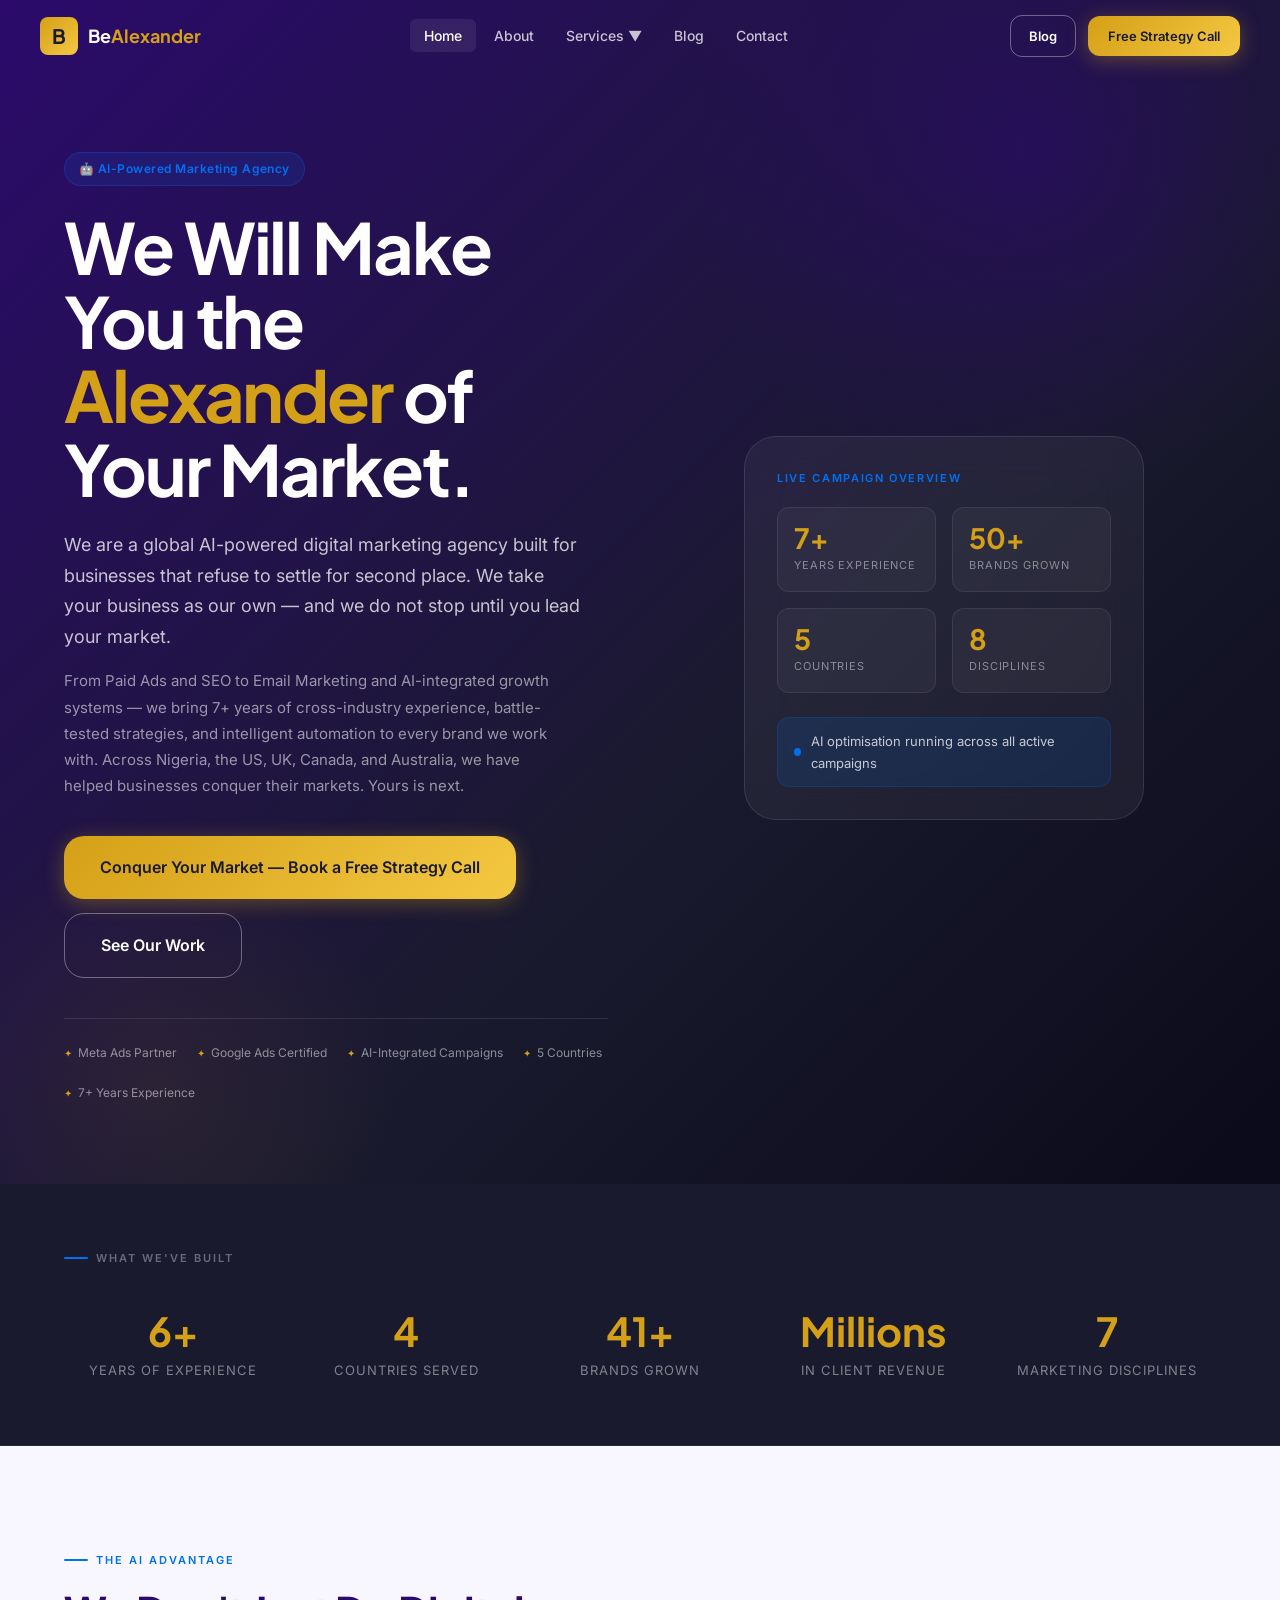
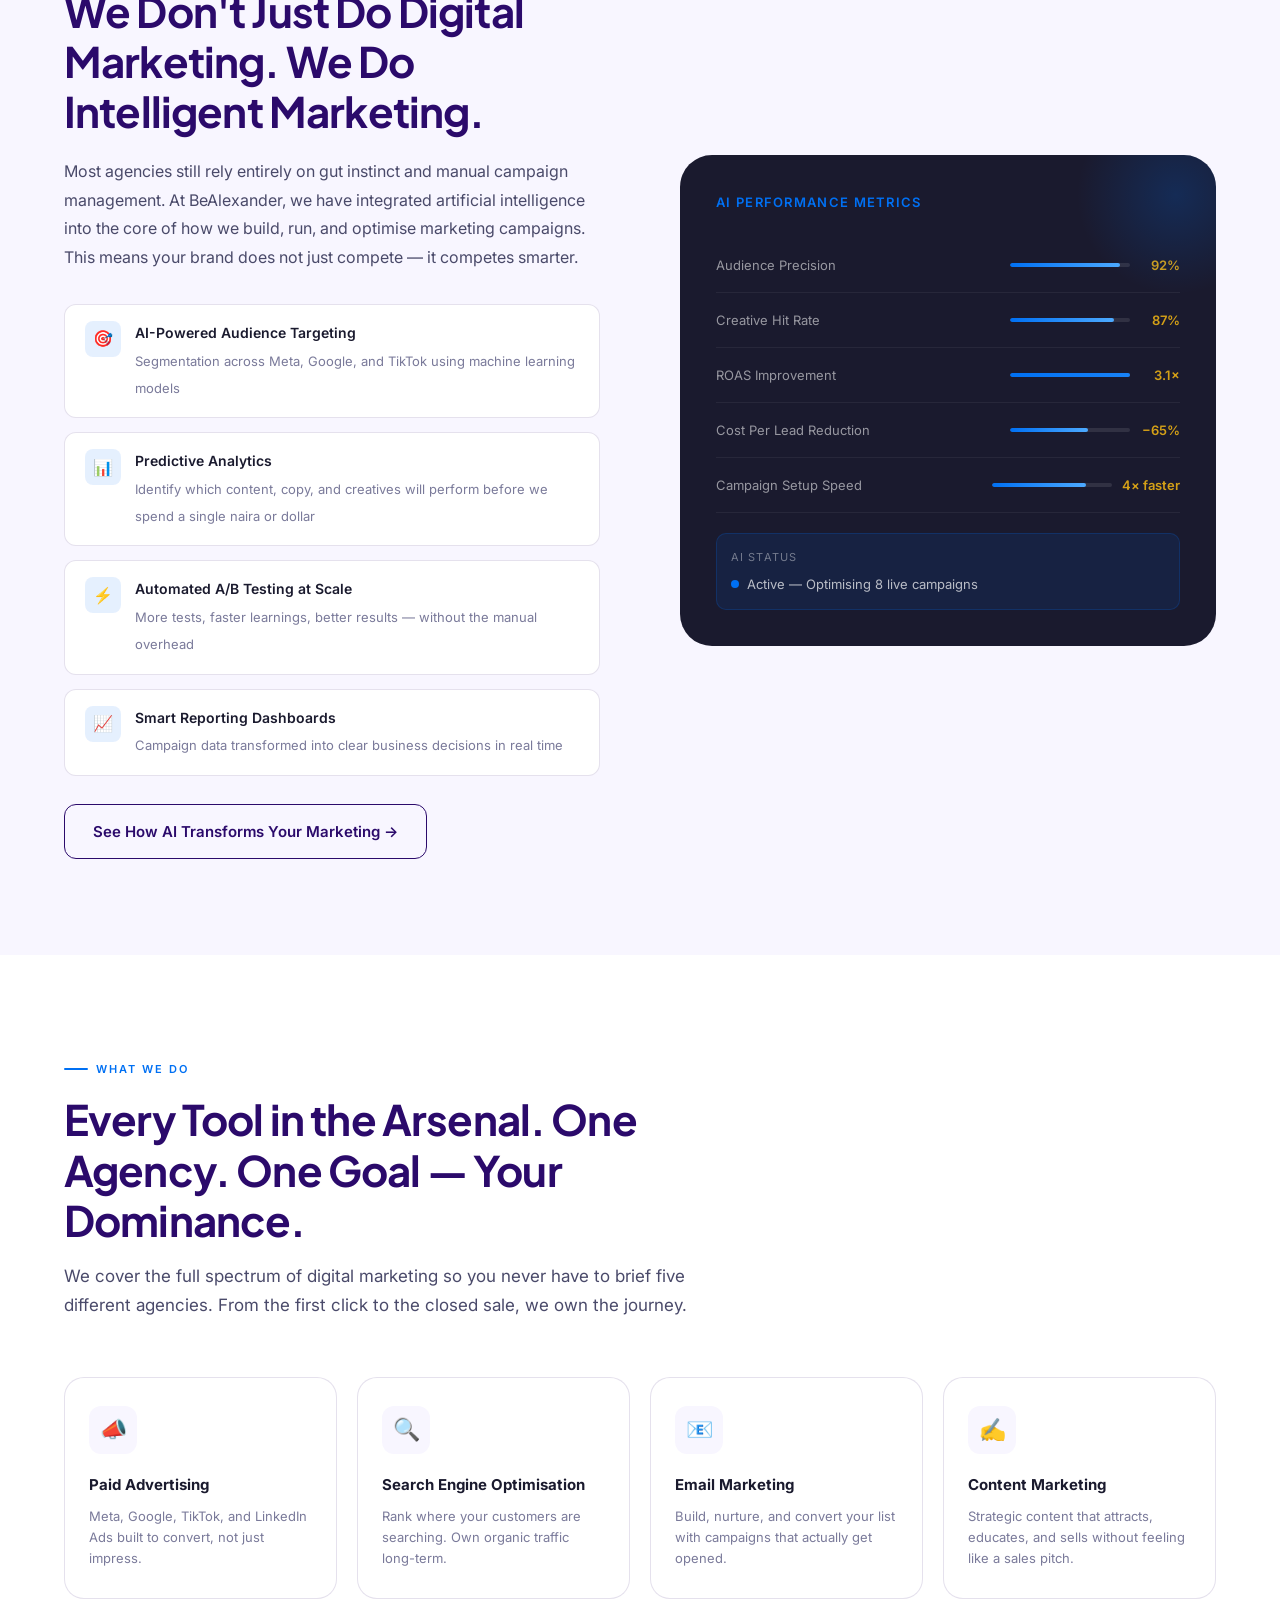
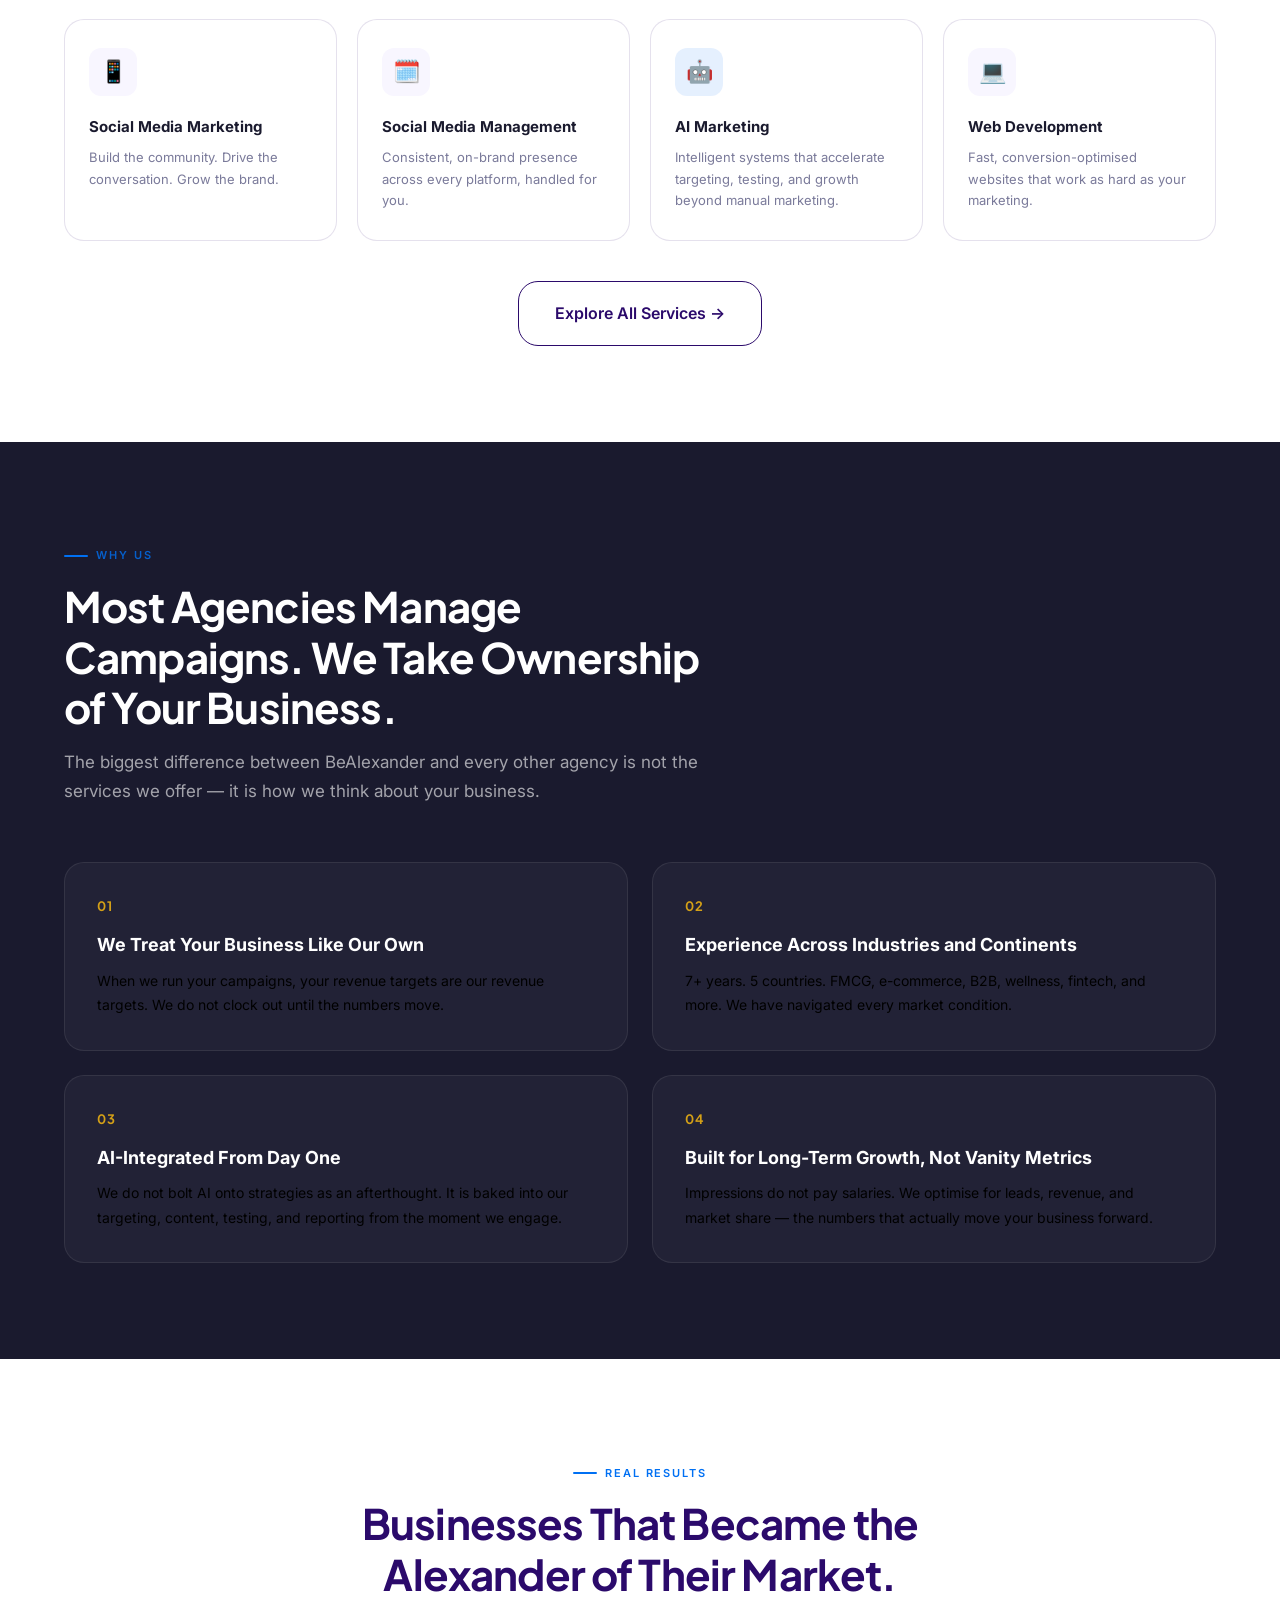
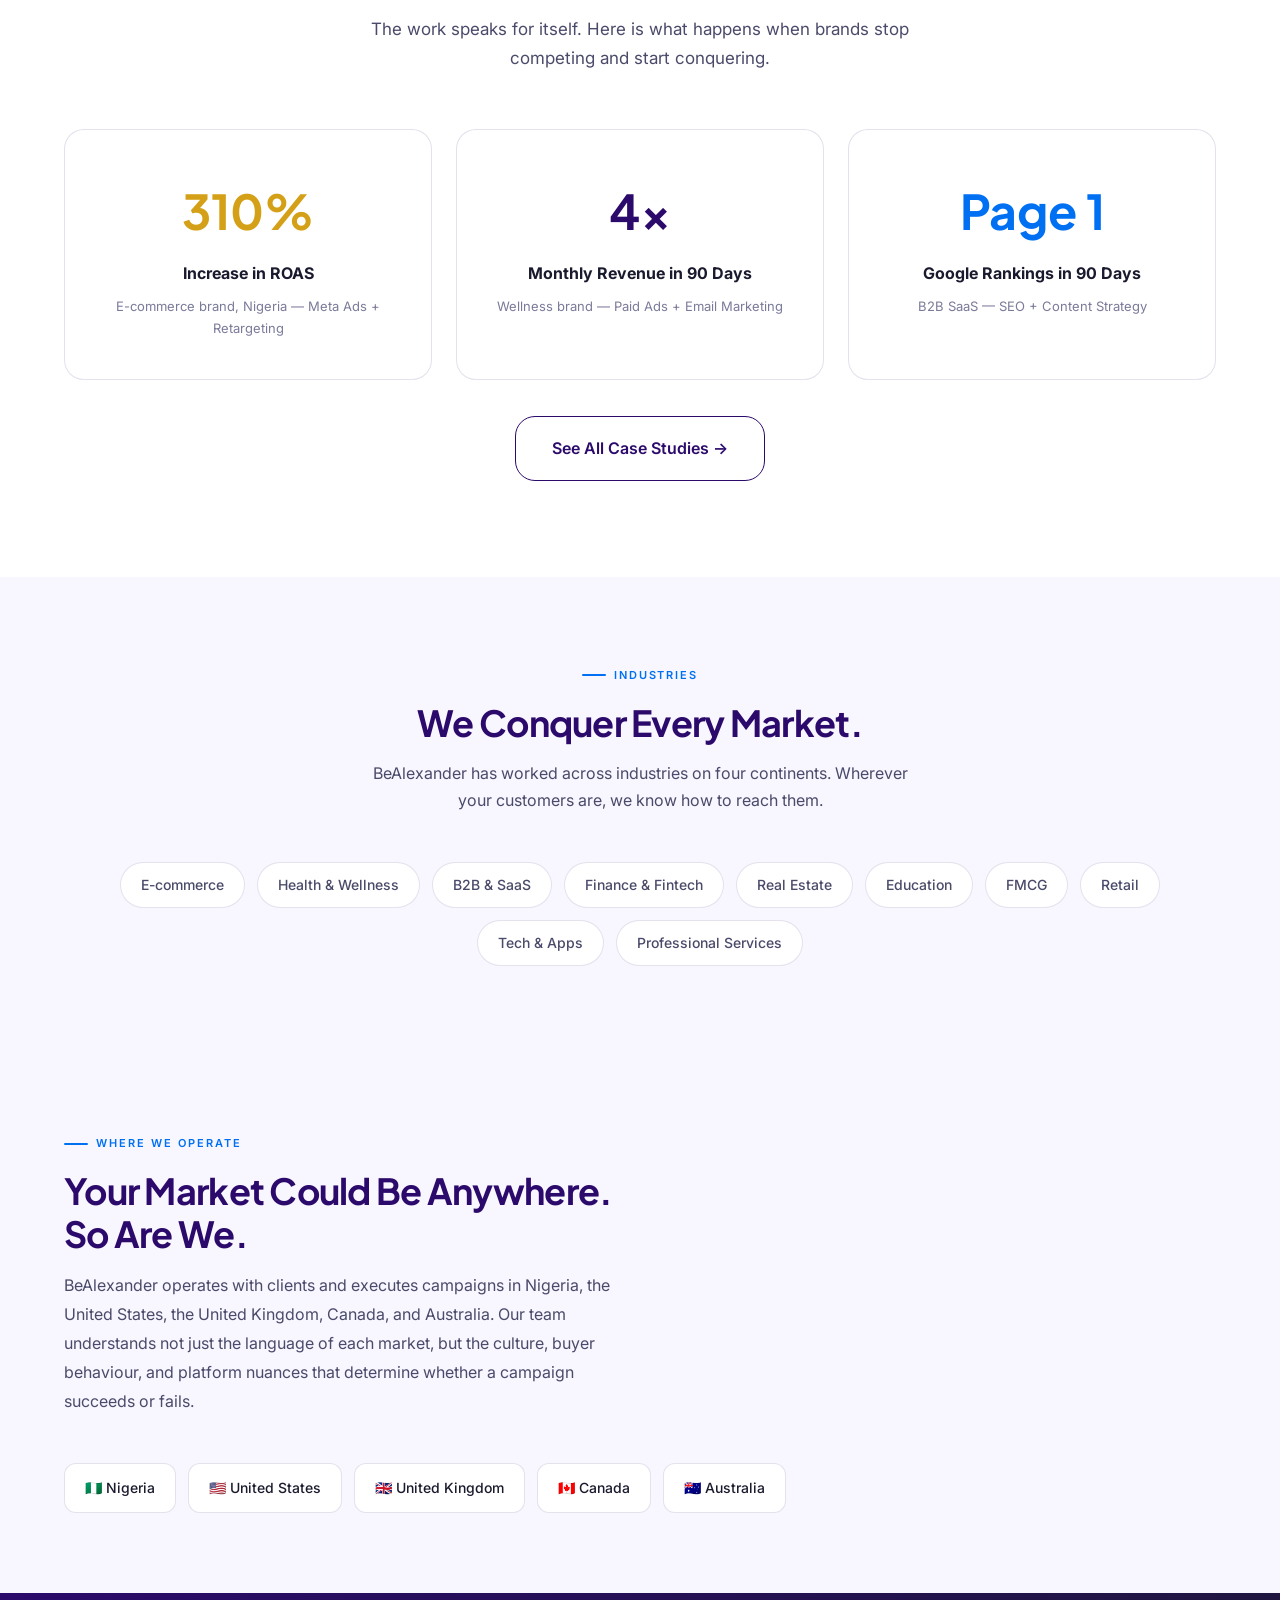
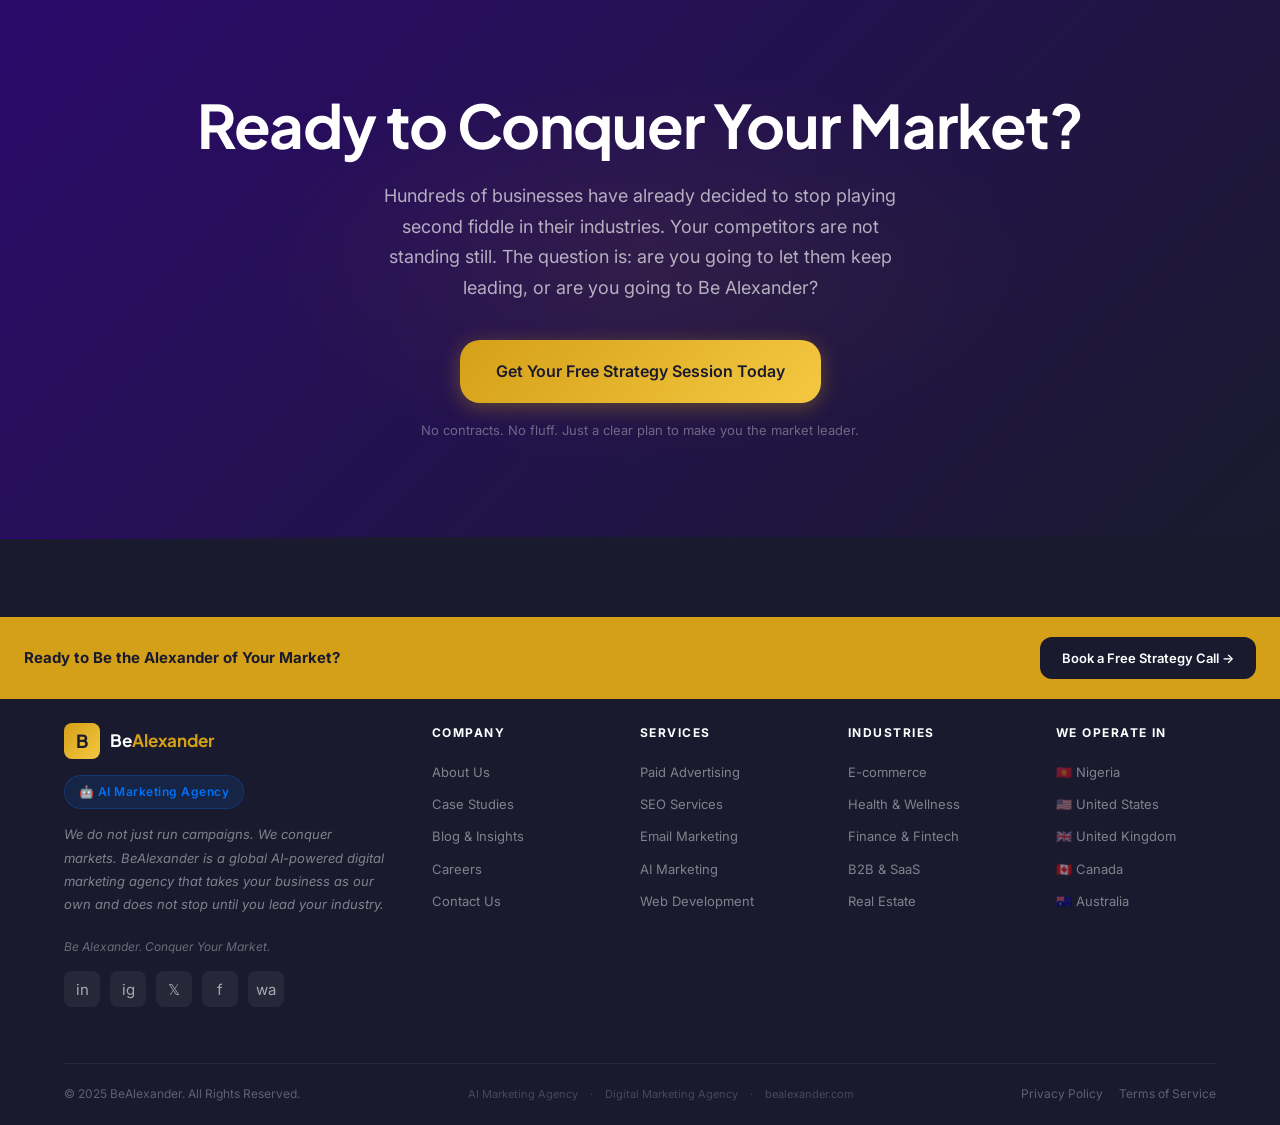
<file: index.html>
<!DOCTYPE html>
<html lang="en">
<head>
  <meta charset="UTF-8">
  <meta name="viewport" content="width=device-width, initial-scale=1.0">
  <meta name="description" content="BeAlexander is a global AI-powered digital marketing agency helping businesses dominate their markets through Paid Ads, SEO, Content, Email, and AI-integrated marketing strategies.">
  <title>BeAlexander — AI-Powered Digital Marketing Agency | Be Alexander. Conquer Your Market.</title>
  <link rel="stylesheet" href="css/styles.css">
  <link rel="preconnect" href="https://fonts.googleapis.com">
  <link rel="preconnect" href="https://fonts.gstatic.com" crossorigin>
  <link href="https://fonts.googleapis.com/css2?family=Plus+Jakarta+Sans:ital,wght@0,400;0,500;0,600;0,700;1,400&family=Inter:wght@400;500;600&display=swap" rel="stylesheet">
</head>
<body>

  <!-- NAV (injected by components.js) -->
  <div id="site-nav"></div>

  <main>
    <!-- ══════════════════════════════════════════
         HERO
    ══════════════════════════════════════════ -->
    <section class="hero" id="hero">
      <div class="container">
        <div class="hero__grid">
          <!-- Left: Copy -->
          <div class="hero__content">
            <div class="hero__eyebrow">
              <span class="badge badge--blue">🤖 AI-Powered Marketing Agency</span>
            </div>

            <h1 class="hero__headline">
              We Will Make You the <span class="accent">Alexander</span> of Your Market.
            </h1>

            <p class="hero__sub">
              We are a global AI-powered digital marketing agency built for businesses that refuse to settle for second place. We take your business as our own — and we do not stop until you lead your market.
            </p>

            <p class="hero__copy">
              From Paid Ads and SEO to Email Marketing and AI-integrated growth systems — we bring 7+ years of cross-industry experience, battle-tested strategies, and intelligent automation to every brand we work with. Across Nigeria, the US, UK, Canada, and Australia, we have helped businesses conquer their markets. Yours is next.
            </p>

            <div class="hero__actions">
              <a href="pages/contact.html" class="btn btn--primary btn--lg">
                Conquer Your Market — Book a Free Strategy Call
              </a>
              <a href="#results" class="btn btn--ghost btn--lg">
                See Our Work
              </a>
            </div>

            <div class="hero__trust">
              <span class="hero__trust-item">Meta Ads Partner</span>
              <span class="hero__trust-item">Google Ads Certified</span>
              <span class="hero__trust-item">AI-Integrated Campaigns</span>
              <span class="hero__trust-item">5 Countries</span>
              <span class="hero__trust-item">7+ Years Experience</span>
            </div>
          </div>

          <!-- Right: Dashboard card -->
          <div class="hero__visual">
            <div class="hero__card">
              <div class="hero__card-label">Live Campaign Overview</div>
              <div class="hero__stat-grid">
                <div class="hero__stat">
                  <div class="hero__stat-num">7+</div>
                  <div class="hero__stat-label">Years Experience</div>
                </div>
                <div class="hero__stat">
                  <div class="hero__stat-num">50+</div>
                  <div class="hero__stat-label">Brands Grown</div>
                </div>
                <div class="hero__stat">
                  <div class="hero__stat-num">5</div>
                  <div class="hero__stat-label">Countries</div>
                </div>
                <div class="hero__stat">
                  <div class="hero__stat-num">8</div>
                  <div class="hero__stat-label">Disciplines</div>
                </div>
              </div>
              <div class="hero__ai-line">
                <div class="hero__ai-dot"></div>
                <span>AI optimisation running across all active campaigns</span>
              </div>
            </div>
          </div>
        </div>
      </div>
    </section>

    <!-- ══════════════════════════════════════════
         STATS STRIP
    ══════════════════════════════════════════ -->
    <section class="stats-strip">
      <div class="container">
        <p class="section-label" style="color:rgba(255,255,255,0.35);justify-content:center;margin-bottom:36px">WHAT WE'VE BUILT</p>
        <div class="stats-strip__grid">
          <div class="stats-strip__item">
            <div class="stats-strip__num" data-count="7" data-suffix="+">7+</div>
            <div class="stats-strip__label">Years of Experience</div>
          </div>
          <div class="stats-strip__item">
            <div class="stats-strip__num" data-count="5">5</div>
            <div class="stats-strip__label">Countries Served</div>
          </div>
          <div class="stats-strip__item">
            <div class="stats-strip__num" data-count="50" data-suffix="+">50+</div>
            <div class="stats-strip__label">Brands Grown</div>
          </div>
          <div class="stats-strip__item">
            <div class="stats-strip__num">Millions</div>
            <div class="stats-strip__label">In Client Revenue</div>
          </div>
          <div class="stats-strip__item">
            <div class="stats-strip__num" data-count="8">8</div>
            <div class="stats-strip__label">Marketing Disciplines</div>
          </div>
        </div>
      </div>
    </section>

    <!-- ══════════════════════════════════════════
         AI ADVANTAGE
    ══════════════════════════════════════════ -->
    <section class="ai-section" id="ai">
      <div class="container">
        <div class="ai-section__grid">
          <div data-animate>
            <span class="section-label">THE AI ADVANTAGE</span>
            <h2 class="ai-section__headline">We Don't Just Do Digital Marketing. We Do Intelligent Marketing.</h2>
            <p class="ai-section__body">Most agencies still rely entirely on gut instinct and manual campaign management. At BeAlexander, we have integrated artificial intelligence into the core of how we build, run, and optimise marketing campaigns. This means your brand does not just compete — it competes smarter.</p>
            <div class="ai-feature-list">
              <div class="ai-feature-item" data-animate data-delay="0.05s">
                <div class="ai-feature-icon">🎯</div>
                <div class="ai-feature-text">
                  <strong>AI-Powered Audience Targeting</strong>
                  <span>Segmentation across Meta, Google, and TikTok using machine learning models</span>
                </div>
              </div>
              <div class="ai-feature-item" data-animate data-delay="0.1s">
                <div class="ai-feature-icon">📊</div>
                <div class="ai-feature-text">
                  <strong>Predictive Analytics</strong>
                  <span>Identify which content, copy, and creatives will perform before we spend a single naira or dollar</span>
                </div>
              </div>
              <div class="ai-feature-item" data-animate data-delay="0.15s">
                <div class="ai-feature-icon">⚡</div>
                <div class="ai-feature-text">
                  <strong>Automated A/B Testing at Scale</strong>
                  <span>More tests, faster learnings, better results — without the manual overhead</span>
                </div>
              </div>
              <div class="ai-feature-item" data-animate data-delay="0.2s">
                <div class="ai-feature-icon">📈</div>
                <div class="ai-feature-text">
                  <strong>Smart Reporting Dashboards</strong>
                  <span>Campaign data transformed into clear business decisions in real time</span>
                </div>
              </div>
            </div>
            <div style="margin-top:28px">
              <a href="pages/services.html#ai" class="btn btn--outline-purple">See How AI Transforms Your Marketing →</a>
            </div>
          </div>

          <!-- AI Visual Panel -->
          <div class="ai-visual" data-animate data-delay="0.1s">
            <div class="ai-visual__title">AI Performance Metrics</div>
            <div class="ai-metric">
              <span class="ai-metric__label">Audience Precision</span>
              <div class="ai-metric__bar-wrap">
                <div class="ai-metric__bar"><div class="ai-metric__fill" data-width="92"></div></div>
                <span class="ai-metric__val">92%</span>
              </div>
            </div>
            <div class="ai-metric">
              <span class="ai-metric__label">Creative Hit Rate</span>
              <div class="ai-metric__bar-wrap">
                <div class="ai-metric__bar"><div class="ai-metric__fill" data-width="87"></div></div>
                <span class="ai-metric__val">87%</span>
              </div>
            </div>
            <div class="ai-metric">
              <span class="ai-metric__label">ROAS Improvement</span>
              <div class="ai-metric__bar-wrap">
                <div class="ai-metric__bar"><div class="ai-metric__fill" data-width="310"></div></div>
                <span class="ai-metric__val">3.1×</span>
              </div>
            </div>
            <div class="ai-metric">
              <span class="ai-metric__label">Cost Per Lead Reduction</span>
              <div class="ai-metric__bar-wrap">
                <div class="ai-metric__bar"><div class="ai-metric__fill" data-width="65"></div></div>
                <span class="ai-metric__val">−65%</span>
              </div>
            </div>
            <div class="ai-metric">
              <span class="ai-metric__label">Campaign Setup Speed</span>
              <div class="ai-metric__bar-wrap">
                <div class="ai-metric__bar"><div class="ai-metric__fill" data-width="78"></div></div>
                <span class="ai-metric__val">4× faster</span>
              </div>
            </div>
            <div style="margin-top:20px;padding:14px;background:rgba(0,112,243,0.1);border-radius:10px;border:1px solid rgba(0,112,243,0.2)">
              <div style="font-size:11px;color:rgba(255,255,255,0.4);text-transform:uppercase;letter-spacing:0.1em;margin-bottom:6px">AI Status</div>
              <div style="display:flex;align-items:center;gap:8px">
                <div class="hero__ai-dot"></div>
                <span style="font-size:13px;color:rgba(255,255,255,0.7)">Active — Optimising 8 live campaigns</span>
              </div>
            </div>
          </div>
        </div>
      </div>
    </section>

    <!-- ══════════════════════════════════════════
         SERVICES
    ══════════════════════════════════════════ -->
    <section class="services-section" id="services">
      <div class="container">
        <div class="services-section__header" data-animate>
          <span class="section-label">WHAT WE DO</span>
          <h2 class="services-section__headline">Every Tool in the Arsenal. One Agency. One Goal — Your Dominance.</h2>
          <p class="services-section__intro">We cover the full spectrum of digital marketing so you never have to brief five different agencies. From the first click to the closed sale, we own the journey.</p>
        </div>

        <div class="services-grid">
          <div class="service-card" data-animate data-delay="0s">
            <div class="service-card__icon">📣</div>
            <div class="service-card__name">Paid Advertising</div>
            <div class="service-card__desc">Meta, Google, TikTok, and LinkedIn Ads built to convert, not just impress.</div>
          </div>
          <div class="service-card" data-animate data-delay="0.05s">
            <div class="service-card__icon">🔍</div>
            <div class="service-card__name">Search Engine Optimisation</div>
            <div class="service-card__desc">Rank where your customers are searching. Own organic traffic long-term.</div>
          </div>
          <div class="service-card" data-animate data-delay="0.1s">
            <div class="service-card__icon">📧</div>
            <div class="service-card__name">Email Marketing</div>
            <div class="service-card__desc">Build, nurture, and convert your list with campaigns that actually get opened.</div>
          </div>
          <div class="service-card" data-animate data-delay="0.15s">
            <div class="service-card__icon">✍️</div>
            <div class="service-card__name">Content Marketing</div>
            <div class="service-card__desc">Strategic content that attracts, educates, and sells without feeling like a sales pitch.</div>
          </div>
          <div class="service-card" data-animate data-delay="0.2s">
            <div class="service-card__icon">📱</div>
            <div class="service-card__name">Social Media Marketing</div>
            <div class="service-card__desc">Build the community. Drive the conversation. Grow the brand.</div>
          </div>
          <div class="service-card" data-animate data-delay="0.25s">
            <div class="service-card__icon">🗓️</div>
            <div class="service-card__name">Social Media Management</div>
            <div class="service-card__desc">Consistent, on-brand presence across every platform, handled for you.</div>
          </div>
          <div class="service-card service-card--ai" data-animate data-delay="0.3s">
            <div class="service-card__icon">🤖</div>
            <div class="service-card__name">AI Marketing</div>
            <div class="service-card__desc">Intelligent systems that accelerate targeting, testing, and growth beyond manual marketing.</div>
          </div>
          <div class="service-card" data-animate data-delay="0.35s">
            <div class="service-card__icon">💻</div>
            <div class="service-card__name">Web Development</div>
            <div class="service-card__desc">Fast, conversion-optimised websites that work as hard as your marketing.</div>
          </div>
        </div>

        <div style="text-align:center;margin-top:40px">
          <a href="pages/services.html" class="btn btn--outline-purple btn--lg">Explore All Services →</a>
        </div>
      </div>
    </section>

    <!-- ══════════════════════════════════════════
         WHY BEALEXANDER
    ══════════════════════════════════════════ -->
    <section class="why-section" id="why">
      <div class="container">
        <div class="why-section__header" data-animate>
          <span class="section-label" style="color:rgba(0,112,243,0.8)">WHY US</span>
          <h2 class="why-section__headline">Most Agencies Manage Campaigns. We Take Ownership of Your Business.</h2>
          <p class="why-section__intro">The biggest difference between BeAlexander and every other agency is not the services we offer — it is how we think about your business.</p>
        </div>

        <div class="why-grid">
          <div class="why-card" data-animate data-delay="0s">
            <div class="why-card__num">01</div>
            <div class="why-card__title">We Treat Your Business Like Our Own</div>
            <div class="why-card__body">When we run your campaigns, your revenue targets are our revenue targets. We do not clock out until the numbers move.</div>
          </div>
          <div class="why-card" data-animate data-delay="0.08s">
            <div class="why-card__num">02</div>
            <div class="why-card__title">Experience Across Industries and Continents</div>
            <div class="why-card__body">7+ years. 5 countries. FMCG, e-commerce, B2B, wellness, fintech, and more. We have navigated every market condition.</div>
          </div>
          <div class="why-card" data-animate data-delay="0.16s">
            <div class="why-card__num">03</div>
            <div class="why-card__title">AI-Integrated From Day One</div>
            <div class="why-card__body">We do not bolt AI onto strategies as an afterthought. It is baked into our targeting, content, testing, and reporting from the moment we engage.</div>
          </div>
          <div class="why-card" data-animate data-delay="0.24s">
            <div class="why-card__num">04</div>
            <div class="why-card__title">Built for Long-Term Growth, Not Vanity Metrics</div>
            <div class="why-card__body">Impressions do not pay salaries. We optimise for leads, revenue, and market share — the numbers that actually move your business forward.</div>
          </div>
        </div>
      </div>
    </section>

    <!-- ══════════════════════════════════════════
         RESULTS (placeholder)
    ══════════════════════════════════════════ -->
    <section class="section" id="results">
      <div class="container">
        <div style="text-align:center;max-width:600px;margin:0 auto 56px" data-animate>
          <span class="section-label">REAL RESULTS</span>
          <h2 style="font-size:clamp(28px,3.5vw,42px);color:var(--purple);margin-bottom:16px">Businesses That Became the Alexander of Their Market.</h2>
          <p style="font-size:17px;color:var(--text-mid)">The work speaks for itself. Here is what happens when brands stop competing and start conquering.</p>
        </div>

        <div style="display:grid;grid-template-columns:repeat(3,1fr);gap:24px" class="results-grid">
          <div class="service-card" data-animate style="text-align:center;padding:40px 24px">
            <div style="font-family:'Plus Jakarta Sans',sans-serif;font-size:48px;font-weight:700;color:var(--gold);margin-bottom:8px">310%</div>
            <div style="font-weight:700;color:var(--text-dark);margin-bottom:8px">Increase in ROAS</div>
            <div style="font-size:13px;color:var(--text-light)">E-commerce brand, Nigeria — Meta Ads + Retargeting</div>
          </div>
          <div class="service-card" data-animate data-delay="0.08s" style="text-align:center;padding:40px 24px">
            <div style="font-family:'Plus Jakarta Sans',sans-serif;font-size:48px;font-weight:700;color:var(--purple);margin-bottom:8px">4×</div>
            <div style="font-weight:700;color:var(--text-dark);margin-bottom:8px">Monthly Revenue in 90 Days</div>
            <div style="font-size:13px;color:var(--text-light)">Wellness brand — Paid Ads + Email Marketing</div>
          </div>
          <div class="service-card" data-animate data-delay="0.16s" style="text-align:center;padding:40px 24px">
            <div style="font-family:'Plus Jakarta Sans',sans-serif;font-size:48px;font-weight:700;color:var(--blue);margin-bottom:8px">Page 1</div>
            <div style="font-weight:700;color:var(--text-dark);margin-bottom:8px">Google Rankings in 90 Days</div>
            <div style="font-size:13px;color:var(--text-light)">B2B SaaS — SEO + Content Strategy</div>
          </div>
        </div>

        <div style="text-align:center;margin-top:36px">
          <a href="pages/contact.html" class="btn btn--outline-purple btn--lg">See All Case Studies →</a>
        </div>
      </div>
    </section>

    <!-- ══════════════════════════════════════════
         INDUSTRIES
    ══════════════════════════════════════════ -->
    <section class="industries-section section--light">
      <div class="container">
        <div class="industries-section__header" data-animate>
          <span class="section-label" style="justify-content:center">INDUSTRIES</span>
          <h2 class="industries-section__headline">We Conquer Every Market.</h2>
          <p style="color:var(--text-mid);font-size:16px">BeAlexander has worked across industries on four continents. Wherever your customers are, we know how to reach them.</p>
        </div>
        <div class="industry-pills" data-animate>
          <span class="industry-pill">E-commerce</span>
          <span class="industry-pill">Health & Wellness</span>
          <span class="industry-pill">B2B & SaaS</span>
          <span class="industry-pill">Finance & Fintech</span>
          <span class="industry-pill">Real Estate</span>
          <span class="industry-pill">Education</span>
          <span class="industry-pill">FMCG</span>
          <span class="industry-pill">Retail</span>
          <span class="industry-pill">Tech & Apps</span>
          <span class="industry-pill">Professional Services</span>
        </div>
      </div>
    </section>

    <!-- ══════════════════════════════════════════
         GLOBAL PRESENCE
    ══════════════════════════════════════════ -->
    <section class="global-section">
      <div class="container">
        <div class="global-section__header" data-animate>
          <span class="section-label">WHERE WE OPERATE</span>
          <h2 class="global-section__headline">Your Market Could Be Anywhere. So Are We.</h2>
          <p class="global-section__body">BeAlexander operates with clients and executes campaigns in Nigeria, the United States, the United Kingdom, Canada, and Australia. Our team understands not just the language of each market, but the culture, buyer behaviour, and platform nuances that determine whether a campaign succeeds or fails.</p>
        </div>
        <div class="country-grid" data-animate data-delay="0.1s">
          <div class="country-chip">🇳🇬 Nigeria</div>
          <div class="country-chip">🇺🇸 United States</div>
          <div class="country-chip">🇬🇧 United Kingdom</div>
          <div class="country-chip">🇨🇦 Canada</div>
          <div class="country-chip">🇦🇺 Australia</div>
        </div>
      </div>
    </section>

    <!-- ══════════════════════════════════════════
         FINAL CTA BANNER
    ══════════════════════════════════════════ -->
    <section class="cta-banner">
      <div class="container" style="position:relative;z-index:1">
        <h2 class="cta-banner__headline" data-animate>Ready to Conquer Your Market?</h2>
        <p class="cta-banner__body" data-animate data-delay="0.08s">Hundreds of businesses have already decided to stop playing second fiddle in their industries. Your competitors are not standing still. The question is: are you going to let them keep leading, or are you going to Be Alexander?</p>
        <a href="pages/contact.html" class="btn btn--primary btn--lg" data-animate data-delay="0.16s">
          Get Your Free Strategy Session Today
        </a>
        <p class="cta-banner__sub" data-animate data-delay="0.22s">No contracts. No fluff. Just a clear plan to make you the market leader.</p>
      </div>
    </section>
  </main>

  <!-- FOOTER (injected by components.js) -->
  <div id="site-footer"></div>

  <script src="js/components.js"></script>
  <script src="js/main.js"></script>

  <style>
    .results-grid { display: grid; grid-template-columns: repeat(3,1fr); gap: 24px; }
    @media (max-width: 900px) { .results-grid { grid-template-columns: 1fr; } }

    /* About/Services inline grids */
    @media (max-width: 900px) {
      .about-origin-grid,
      .mvv-grid,
      .values-grid,
      .service-detail-grid,
      .more-services-grid,
      .services-intro-grid { grid-template-columns: 1fr !important; }
    }
    @media (max-width: 768px) {
      .capabilities-grid { grid-template-columns: repeat(2,1fr) !important; }
    }
    @media (max-width: 480px) {
      .capabilities-grid { grid-template-columns: 1fr !important; }
    }
  </style>
</body>
</html>
</file>
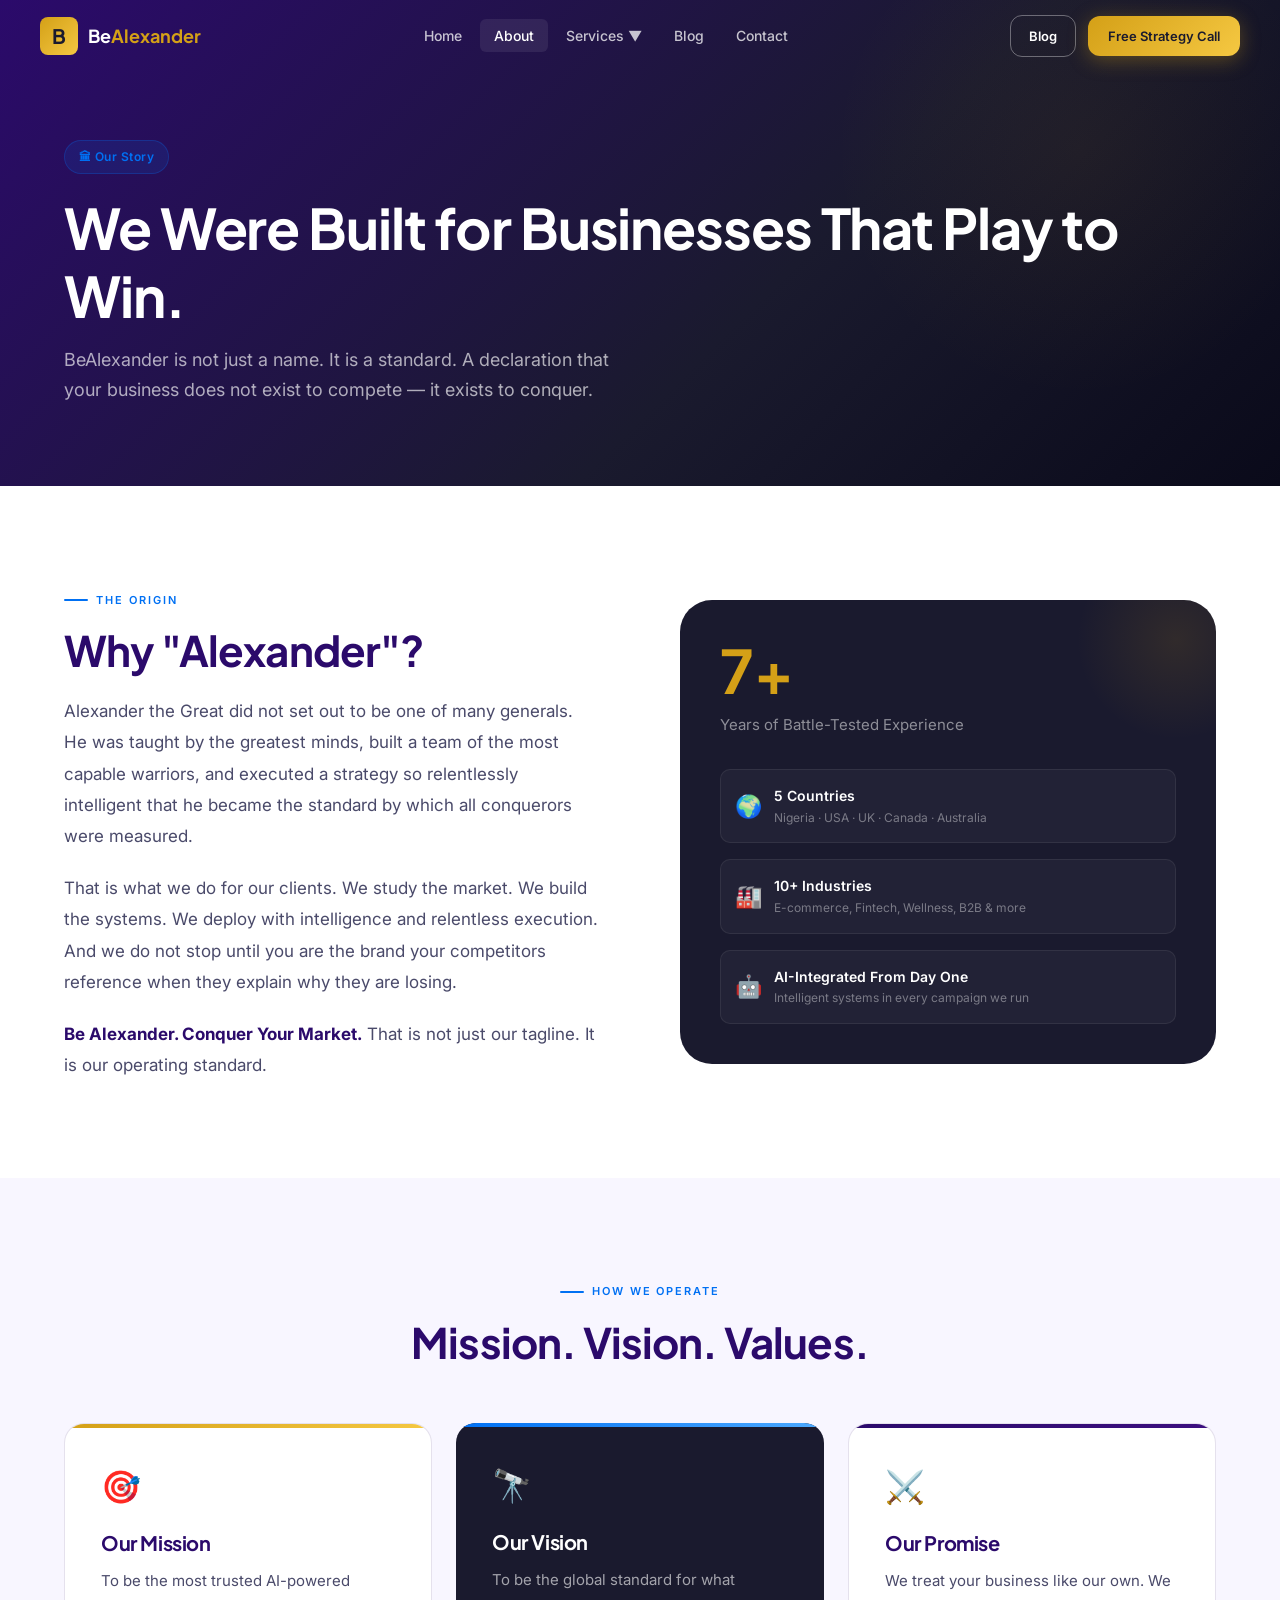
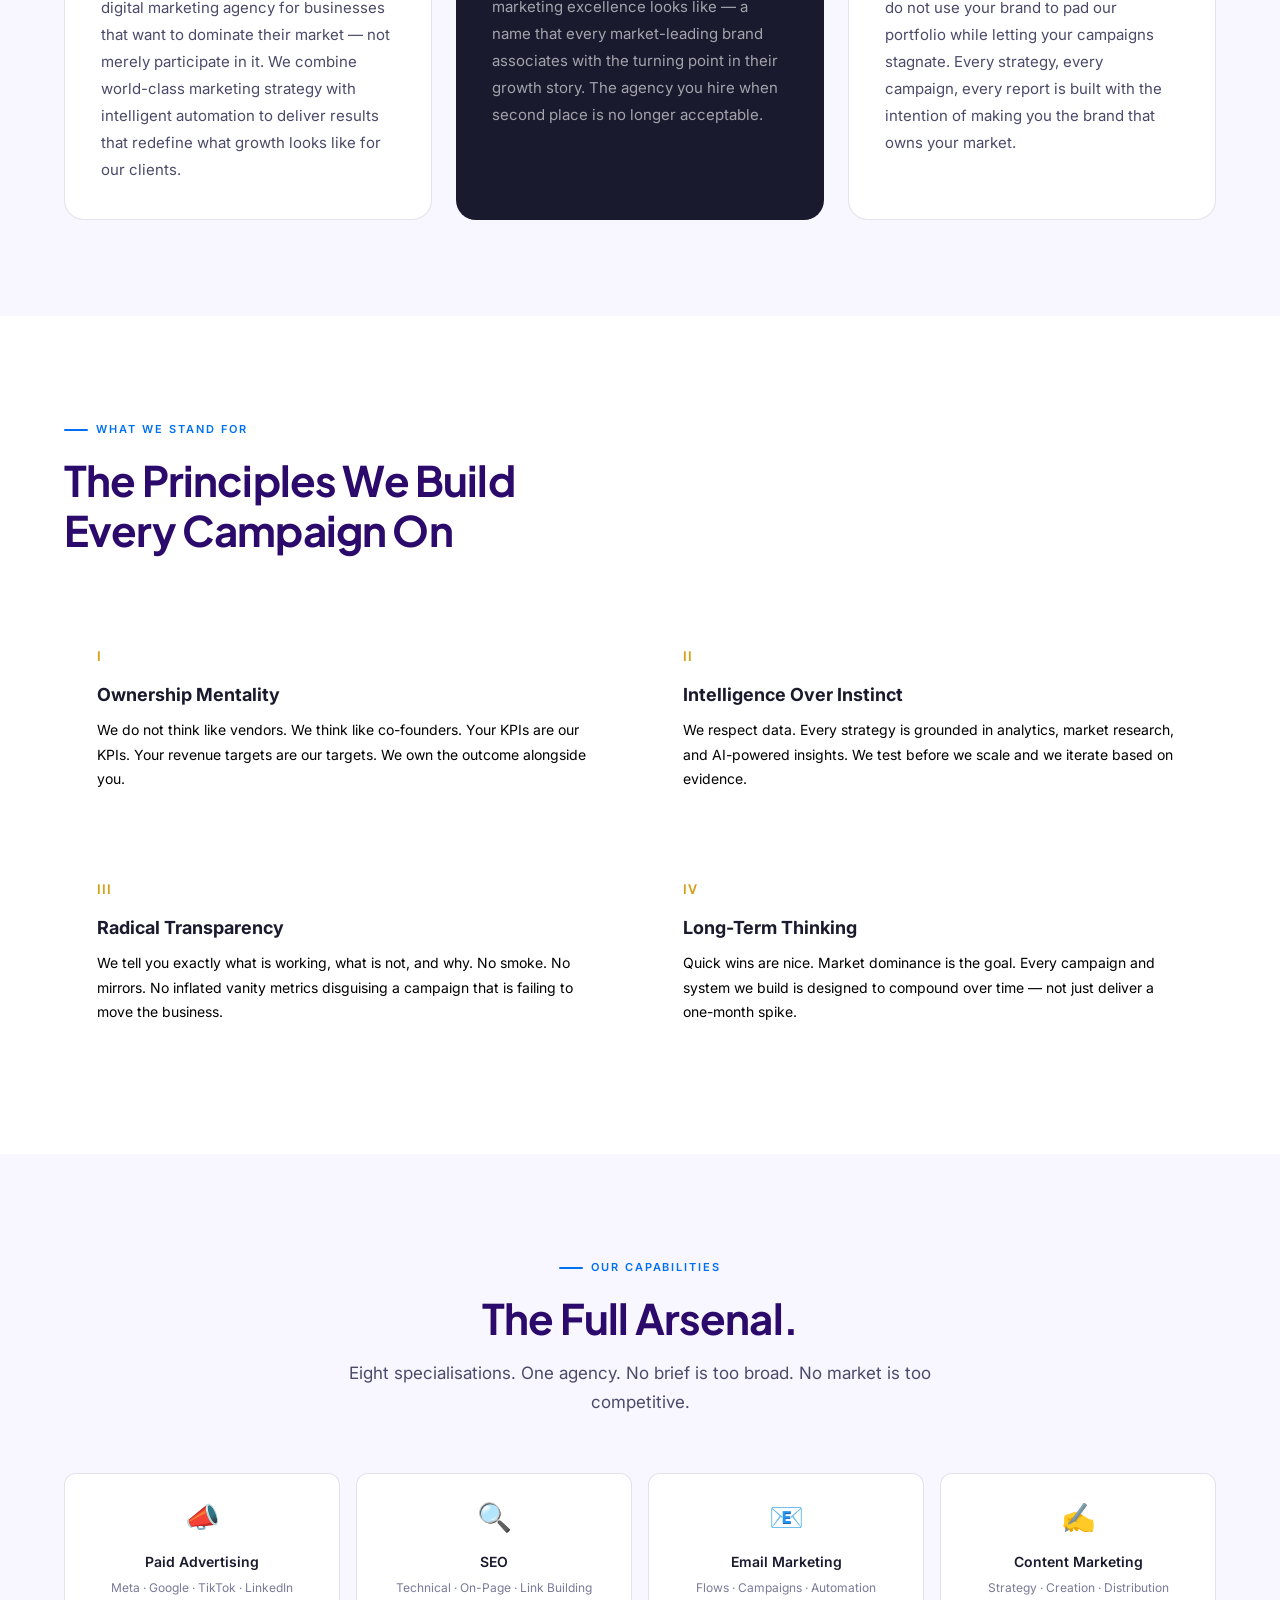
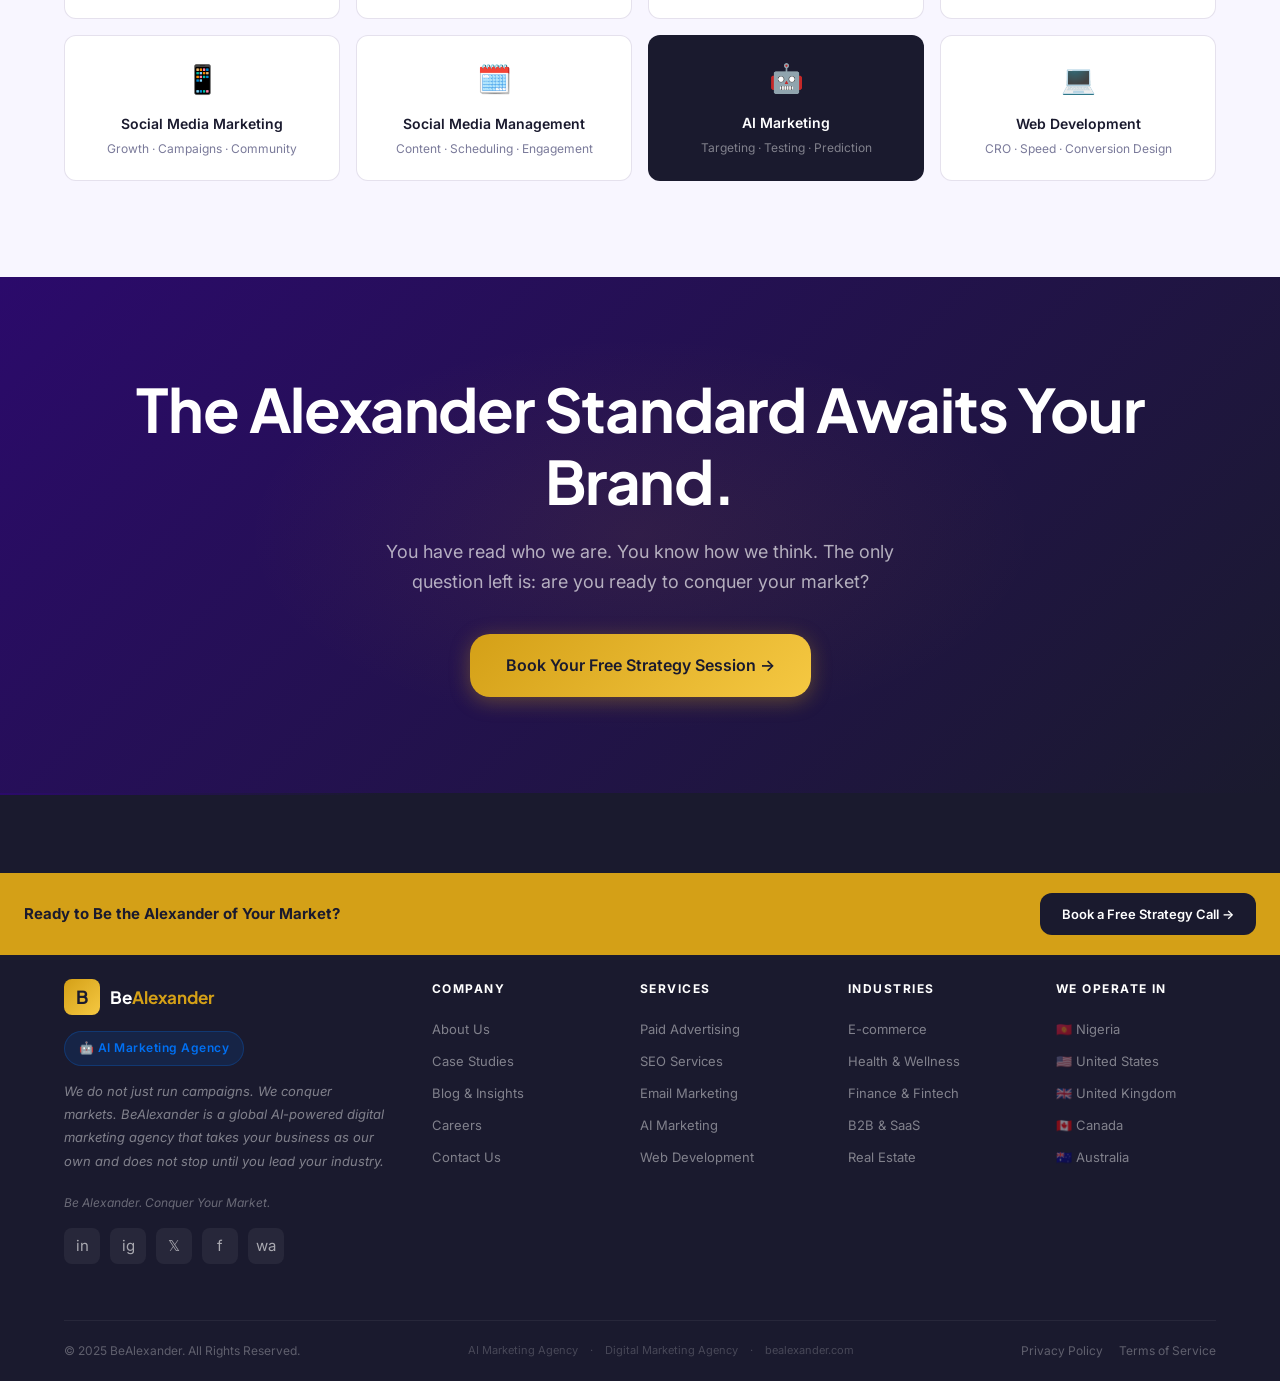
<file: pages/about.html>
<!DOCTYPE html>
<html lang="en">
<head>
  <meta charset="UTF-8">
  <meta name="viewport" content="width=device-width, initial-scale=1.0">
  <meta name="description" content="Learn about BeAlexander — a global AI-powered digital marketing agency built for businesses that refuse to settle for second place.">
  <title>About BeAlexander — AI-Powered Digital Marketing Agency</title>
  <link rel="stylesheet" href="../css/styles.css">
  <link rel="preconnect" href="https://fonts.googleapis.com">
  <link href="https://fonts.googleapis.com/css2?family=Plus+Jakarta+Sans:ital,wght@0,400;0,500;0,600;0,700;1,400&family=Inter:wght@400;500;600&display=swap" rel="stylesheet">
</head>
<body>

  <div id="site-nav"></div>

  <main>
    <!-- Hero -->
    <section class="page-hero">
      <div class="container" style="position:relative;z-index:1">
        <span class="badge badge--blue" style="margin-bottom:20px">🏛 Our Story</span>
        <h1 class="page-hero__headline" data-animate>We Were Built for Businesses That Play to Win.</h1>
        <p class="page-hero__sub" data-animate data-delay="0.08s">
          BeAlexander is not just a name. It is a standard. A declaration that your business does not exist to compete — it exists to conquer.
        </p>
      </div>
    </section>

    <!-- Origin Story -->
    <section class="section">
      <div class="container">
        <div style="display:grid;grid-template-columns:1fr 1fr;gap:80px;align-items:center" class="about-origin-grid">
          <div data-animate>
            <span class="section-label">THE ORIGIN</span>
            <h2 style="font-size:clamp(28px,3.5vw,42px);color:var(--purple);margin-bottom:20px;line-height:1.2">Why "Alexander"?</h2>
            <p style="font-size:17px;color:var(--text-mid);line-height:1.85;margin-bottom:20px">
              Alexander the Great did not set out to be one of many generals. He was taught by the greatest minds, built a team of the most capable warriors, and executed a strategy so relentlessly intelligent that he became the standard by which all conquerors were measured.
            </p>
            <p style="font-size:17px;color:var(--text-mid);line-height:1.85;margin-bottom:20px">
              That is what we do for our clients. We study the market. We build the systems. We deploy with intelligence and relentless execution. And we do not stop until you are the brand your competitors reference when they explain why they are losing.
            </p>
            <p style="font-size:17px;color:var(--text-mid);line-height:1.85">
              <strong style="color:var(--purple)">Be Alexander. Conquer Your Market.</strong> That is not just our tagline. It is our operating standard.
            </p>
          </div>
          <div data-animate data-delay="0.1s">
            <div style="background:var(--navy);border-radius:var(--radius-xl);padding:40px;position:relative;overflow:hidden">
              <div style="position:absolute;top:-60px;right:-60px;width:200px;height:200px;background:radial-gradient(circle,rgba(212,160,23,0.12) 0%,transparent 70%);border-radius:50%"></div>
              <div style="font-family:'Plus Jakarta Sans',sans-serif;font-size:60px;font-weight:700;color:var(--gold);line-height:1;margin-bottom:12px">7+</div>
              <div style="font-size:15px;color:rgba(255,255,255,0.5);margin-bottom:32px">Years of Battle-Tested Experience</div>
              <div style="display:flex;flex-direction:column;gap:16px">
                <div style="display:flex;align-items:center;gap:12px;padding:14px;background:rgba(255,255,255,0.04);border-radius:10px;border:1px solid rgba(255,255,255,0.07)">
                  <span style="font-size:22px">🌍</span>
                  <div>
                    <div style="font-size:14px;font-weight:600;color:#fff">5 Countries</div>
                    <div style="font-size:12px;color:rgba(255,255,255,0.4)">Nigeria · USA · UK · Canada · Australia</div>
                  </div>
                </div>
                <div style="display:flex;align-items:center;gap:12px;padding:14px;background:rgba(255,255,255,0.04);border-radius:10px;border:1px solid rgba(255,255,255,0.07)">
                  <span style="font-size:22px">🏭</span>
                  <div>
                    <div style="font-size:14px;font-weight:600;color:#fff">10+ Industries</div>
                    <div style="font-size:12px;color:rgba(255,255,255,0.4)">E-commerce, Fintech, Wellness, B2B & more</div>
                  </div>
                </div>
                <div style="display:flex;align-items:center;gap:12px;padding:14px;background:rgba(255,255,255,0.04);border-radius:10px;border:1px solid rgba(255,255,255,0.07)">
                  <span style="font-size:22px">🤖</span>
                  <div>
                    <div style="font-size:14px;font-weight:600;color:#fff">AI-Integrated From Day One</div>
                    <div style="font-size:12px;color:rgba(255,255,255,0.4)">Intelligent systems in every campaign we run</div>
                  </div>
                </div>
              </div>
            </div>
          </div>
        </div>
      </div>
    </section>

    <!-- Mission / Vision / Values -->
    <section class="section section--light">
      <div class="container">
        <div style="text-align:center;max-width:600px;margin:0 auto 56px" data-animate>
          <span class="section-label" style="justify-content:center">HOW WE OPERATE</span>
          <h2 style="font-size:clamp(28px,3.5vw,42px);color:var(--purple);margin-bottom:16px">Mission. Vision. Values.</h2>
        </div>

        <div style="display:grid;grid-template-columns:repeat(3,1fr);gap:24px" class="mvv-grid">
          <div style="background:var(--white);border:1px solid var(--border);border-radius:var(--radius-lg);padding:36px;position:relative;overflow:hidden" data-animate>
            <div style="position:absolute;top:0;left:0;right:0;height:4px;background:var(--gradient-gold)"></div>
            <div style="font-size:32px;margin-bottom:16px">🎯</div>
            <h3 style="font-size:20px;font-weight:700;color:var(--purple);margin-bottom:12px">Our Mission</h3>
            <p style="font-size:15px;color:var(--text-mid);line-height:1.8">To be the most trusted AI-powered digital marketing agency for businesses that want to dominate their market — not merely participate in it. We combine world-class marketing strategy with intelligent automation to deliver results that redefine what growth looks like for our clients.</p>
          </div>
          <div style="background:var(--navy);border-radius:var(--radius-lg);padding:36px;position:relative;overflow:hidden" data-animate data-delay="0.08s">
            <div style="position:absolute;top:0;left:0;right:0;height:4px;background:linear-gradient(90deg,var(--blue),#4DAAFF)"></div>
            <div style="font-size:32px;margin-bottom:16px">🔭</div>
            <h3 style="font-size:20px;font-weight:700;color:var(--white);margin-bottom:12px">Our Vision</h3>
            <p style="font-size:15px;color:rgba(255,255,255,0.6);line-height:1.8">To be the global standard for what marketing excellence looks like — a name that every market-leading brand associates with the turning point in their growth story. The agency you hire when second place is no longer acceptable.</p>
          </div>
          <div style="background:var(--white);border:1px solid var(--border);border-radius:var(--radius-lg);padding:36px;position:relative;overflow:hidden" data-animate data-delay="0.16s">
            <div style="position:absolute;top:0;left:0;right:0;height:4px;background:linear-gradient(90deg,var(--purple),var(--purple-mid))"></div>
            <div style="font-size:32px;margin-bottom:16px">⚔️</div>
            <h3 style="font-size:20px;font-weight:700;color:var(--purple);margin-bottom:12px">Our Promise</h3>
            <p style="font-size:15px;color:var(--text-mid);line-height:1.8">We treat your business like our own. We do not use your brand to pad our portfolio while letting your campaigns stagnate. Every strategy, every campaign, every report is built with the intention of making you the brand that owns your market.</p>
          </div>
        </div>
      </div>
    </section>

    <!-- Core Values -->
    <section class="section">
      <div class="container">
        <div style="max-width:560px;margin-bottom:56px" data-animate>
          <span class="section-label">WHAT WE STAND FOR</span>
          <h2 style="font-size:clamp(28px,3.5vw,42px);color:var(--purple);margin-bottom:16px">The Principles We Build Every Campaign On</h2>
        </div>

        <div style="display:grid;grid-template-columns:repeat(2,1fr);gap:20px" class="values-grid">
          <div class="why-card" data-animate data-delay="0s">
            <div class="why-card__num">I</div>
            <div class="why-card__title">Ownership Mentality</div>
            <div class="why-card__body">We do not think like vendors. We think like co-founders. Your KPIs are our KPIs. Your revenue targets are our targets. We own the outcome alongside you.</div>
          </div>
          <div class="why-card" data-animate data-delay="0.06s">
            <div class="why-card__num">II</div>
            <div class="why-card__title">Intelligence Over Instinct</div>
            <div class="why-card__body">We respect data. Every strategy is grounded in analytics, market research, and AI-powered insights. We test before we scale and we iterate based on evidence.</div>
          </div>
          <div class="why-card" data-animate data-delay="0.12s">
            <div class="why-card__num">III</div>
            <div class="why-card__title">Radical Transparency</div>
            <div class="why-card__body">We tell you exactly what is working, what is not, and why. No smoke. No mirrors. No inflated vanity metrics disguising a campaign that is failing to move the business.</div>
          </div>
          <div class="why-card" data-animate data-delay="0.18s">
            <div class="why-card__num">IV</div>
            <div class="why-card__title">Long-Term Thinking</div>
            <div class="why-card__body">Quick wins are nice. Market dominance is the goal. Every campaign and system we build is designed to compound over time — not just deliver a one-month spike.</div>
          </div>
        </div>
      </div>
    </section>

    <!-- Capabilities -->
    <section class="section section--light">
      <div class="container">
        <div style="text-align:center;max-width:600px;margin:0 auto 56px" data-animate>
          <span class="section-label" style="justify-content:center">OUR CAPABILITIES</span>
          <h2 style="font-size:clamp(28px,3.5vw,42px);color:var(--purple);margin-bottom:16px">The Full Arsenal.</h2>
          <p style="font-size:17px;color:var(--text-mid)">Eight specialisations. One agency. No brief is too broad. No market is too competitive.</p>
        </div>
        <div style="display:grid;grid-template-columns:repeat(4,1fr);gap:16px" class="capabilities-grid">
          <div style="background:var(--white);border:1px solid var(--border);border-radius:var(--radius-md);padding:20px;text-align:center" data-animate>
            <div style="font-size:28px;margin-bottom:8px">📣</div>
            <div style="font-size:14px;font-weight:600;color:var(--text-dark)">Paid Advertising</div>
            <div style="font-size:12px;color:var(--text-light);margin-top:4px">Meta · Google · TikTok · LinkedIn</div>
          </div>
          <div style="background:var(--white);border:1px solid var(--border);border-radius:var(--radius-md);padding:20px;text-align:center" data-animate data-delay="0.04s">
            <div style="font-size:28px;margin-bottom:8px">🔍</div>
            <div style="font-size:14px;font-weight:600;color:var(--text-dark)">SEO</div>
            <div style="font-size:12px;color:var(--text-light);margin-top:4px">Technical · On-Page · Link Building</div>
          </div>
          <div style="background:var(--white);border:1px solid var(--border);border-radius:var(--radius-md);padding:20px;text-align:center" data-animate data-delay="0.08s">
            <div style="font-size:28px;margin-bottom:8px">📧</div>
            <div style="font-size:14px;font-weight:600;color:var(--text-dark)">Email Marketing</div>
            <div style="font-size:12px;color:var(--text-light);margin-top:4px">Flows · Campaigns · Automation</div>
          </div>
          <div style="background:var(--white);border:1px solid var(--border);border-radius:var(--radius-md);padding:20px;text-align:center" data-animate data-delay="0.12s">
            <div style="font-size:28px;margin-bottom:8px">✍️</div>
            <div style="font-size:14px;font-weight:600;color:var(--text-dark)">Content Marketing</div>
            <div style="font-size:12px;color:var(--text-light);margin-top:4px">Strategy · Creation · Distribution</div>
          </div>
          <div style="background:var(--white);border:1px solid var(--border);border-radius:var(--radius-md);padding:20px;text-align:center" data-animate data-delay="0.16s">
            <div style="font-size:28px;margin-bottom:8px">📱</div>
            <div style="font-size:14px;font-weight:600;color:var(--text-dark)">Social Media Marketing</div>
            <div style="font-size:12px;color:var(--text-light);margin-top:4px">Growth · Campaigns · Community</div>
          </div>
          <div style="background:var(--white);border:1px solid var(--border);border-radius:var(--radius-md);padding:20px;text-align:center" data-animate data-delay="0.2s">
            <div style="font-size:28px;margin-bottom:8px">🗓️</div>
            <div style="font-size:14px;font-weight:600;color:var(--text-dark)">Social Media Management</div>
            <div style="font-size:12px;color:var(--text-light);margin-top:4px">Content · Scheduling · Engagement</div>
          </div>
          <div style="background:var(--navy);border-radius:var(--radius-md);padding:20px;text-align:center" data-animate data-delay="0.24s">
            <div style="font-size:28px;margin-bottom:8px">🤖</div>
            <div style="font-size:14px;font-weight:600;color:var(--white)">AI Marketing</div>
            <div style="font-size:12px;color:rgba(255,255,255,0.45);margin-top:4px">Targeting · Testing · Prediction</div>
          </div>
          <div style="background:var(--white);border:1px solid var(--border);border-radius:var(--radius-md);padding:20px;text-align:center" data-animate data-delay="0.28s">
            <div style="font-size:28px;margin-bottom:8px">💻</div>
            <div style="font-size:14px;font-weight:600;color:var(--text-dark)">Web Development</div>
            <div style="font-size:12px;color:var(--text-light);margin-top:4px">CRO · Speed · Conversion Design</div>
          </div>
        </div>
      </div>
    </section>

    <!-- CTA -->
    <section class="cta-banner">
      <div class="container" style="position:relative;z-index:1;text-align:center">
        <h2 class="cta-banner__headline" data-animate>The Alexander Standard Awaits Your Brand.</h2>
        <p class="cta-banner__body" data-animate data-delay="0.08s">You have read who we are. You know how we think. The only question left is: are you ready to conquer your market?</p>
        <a href="contact.html" class="btn btn--primary btn--lg" data-animate data-delay="0.14s">Book Your Free Strategy Session →</a>
      </div>
    </section>
  </main>

  <div id="site-footer"></div>

  <script src="../js/components.js"></script>
  <script src="../js/main.js"></script>
  <style>
    @media (max-width:900px) {
      .about-origin-grid { grid-template-columns:1fr !important; }
      .mvv-grid { grid-template-columns:1fr !important; }
      .values-grid { grid-template-columns:1fr !important; }
      .capabilities-grid { grid-template-columns:repeat(2,1fr) !important; }
    }
    @media (max-width:480px) {
      .capabilities-grid { grid-template-columns:1fr !important; }
    }
  </style>
</body>
</html>
</file>
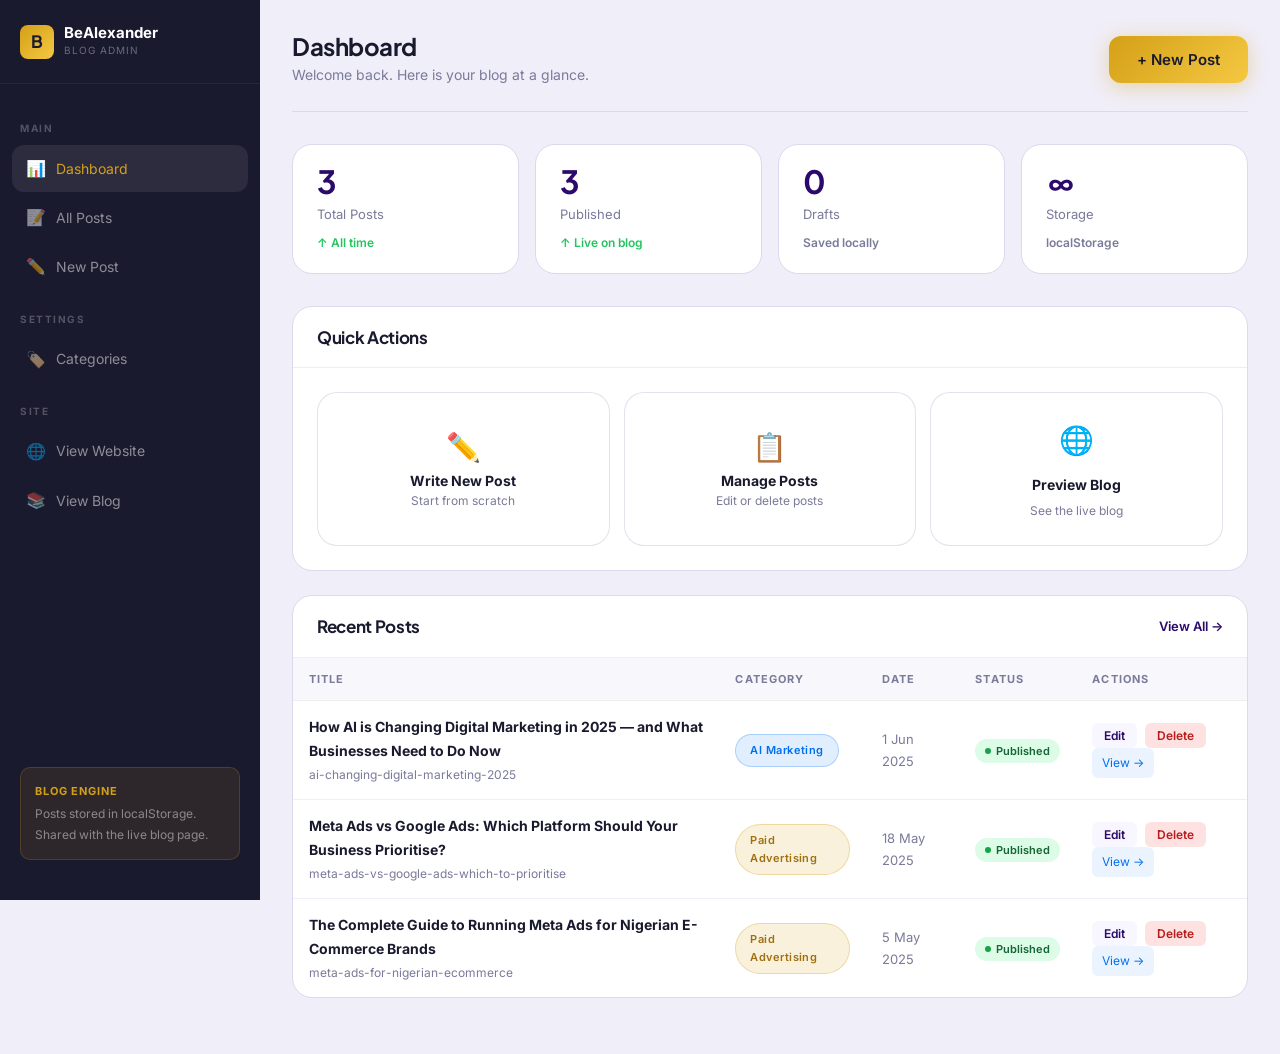
<file: pages/admin.html>
<!DOCTYPE html>
<html lang="en">
<head>
  <meta charset="UTF-8">
  <meta name="viewport" content="width=device-width, initial-scale=1.0">
  <title>BeAlexander — Blog Admin Dashboard</title>
  <link rel="stylesheet" href="../css/styles.css">
  <link rel="preconnect" href="https://fonts.googleapis.com">
  <link href="https://fonts.googleapis.com/css2?family=Plus+Jakarta+Sans:ital,wght@0,400;0,500;0,600;0,700;1,400&family=Inter:wght@400;500;600&display=swap" rel="stylesheet">
  <style>
    body { background: #F0EEF8; }
    .admin-view { display: none; }
    .admin-view:first-of-type { display: block; }
    #view-dashboard { display: block; }
  </style>
</head>
<body>

  <div class="admin-layout">

    <!-- ── Sidebar ── -->
    <aside class="admin-sidebar">
      <div class="admin-sidebar__logo">
        <div class="admin-sidebar__logo-mark">B</div>
        <div>
          <div class="admin-sidebar__logo-text">BeAlexander</div>
          <div class="admin-sidebar__logo-sub">Blog Admin</div>
        </div>
      </div>

      <nav class="admin-nav">
        <div class="admin-nav__section">Main</div>
        <a href="#" data-view="view-dashboard" class="active">
          <span>📊</span><span>Dashboard</span>
        </a>
        <a href="#" data-view="view-posts">
          <span>📝</span><span>All Posts</span>
        </a>
        <a href="#" data-view="view-editor" id="nav-new-post">
          <span>✏️</span><span>New Post</span>
        </a>

        <div class="admin-nav__section">Settings</div>
        <a href="#" data-view="view-categories">
          <span>🏷️</span><span>Categories</span>
        </a>

        <div class="admin-nav__section">Site</div>
        <a href="../index.html" target="_blank">
          <span>🌐</span><span>View Website</span>
        </a>
        <a href="blog.html" target="_blank">
          <span>📚</span><span>View Blog</span>
        </a>
      </nav>

      <div style="padding:16px 20px;margin-top:auto">
        <div style="padding:14px;background:rgba(212,160,23,0.1);border:1px solid rgba(212,160,23,0.2);border-radius:10px">
          <p style="font-size:11px;font-weight:700;color:var(--gold);margin-bottom:4px;text-transform:uppercase;letter-spacing:0.08em">Blog Engine</p>
          <p style="font-size:12px;color:rgba(255,255,255,0.45)">Posts stored in localStorage. Shared with the live blog page.</p>
        </div>
      </div>
    </aside>

    <!-- ── Main Content ── -->
    <div class="admin-main">

      <!-- ════════ DASHBOARD VIEW ════════ -->
      <div id="view-dashboard" class="admin-view">
        <div class="admin-header">
          <div>
            <h1>Dashboard</h1>
            <p>Welcome back. Here is your blog at a glance.</p>
          </div>
          <button class="btn btn--primary" id="btn-new-post">+ New Post</button>
        </div>

        <!-- Stats -->
        <div class="admin-stats">
          <div class="admin-stat">
            <div class="admin-stat__num" id="stat-total">—</div>
            <div class="admin-stat__label">Total Posts</div>
            <div class="admin-stat__change admin-stat__change--up">↑ All time</div>
          </div>
          <div class="admin-stat">
            <div class="admin-stat__num" id="stat-published">—</div>
            <div class="admin-stat__label">Published</div>
            <div class="admin-stat__change admin-stat__change--up">↑ Live on blog</div>
          </div>
          <div class="admin-stat">
            <div class="admin-stat__num" id="stat-drafts">—</div>
            <div class="admin-stat__label">Drafts</div>
            <div class="admin-stat__change" style="color:var(--text-light)">Saved locally</div>
          </div>
          <div class="admin-stat">
            <div class="admin-stat__num">∞</div>
            <div class="admin-stat__label">Storage</div>
            <div class="admin-stat__change" style="color:var(--text-light)">localStorage</div>
          </div>
        </div>

        <!-- Quick actions -->
        <div class="admin-panel">
          <div class="admin-panel__header">
            <h2>Quick Actions</h2>
          </div>
          <div class="admin-panel__body" style="display:grid;grid-template-columns:repeat(3,1fr);gap:14px">
            <button onclick="showView('view-editor');clearEditor()" class="service-card" style="text-align:center;padding:24px;cursor:pointer">
              <div style="font-size:28px;margin-bottom:8px">✏️</div>
              <div style="font-weight:700;font-size:14px;color:var(--text-dark)">Write New Post</div>
              <div style="font-size:12px;color:var(--text-light);margin-top:4px">Start from scratch</div>
            </button>
            <button onclick="showView('view-posts')" class="service-card" style="text-align:center;padding:24px;cursor:pointer">
              <div style="font-size:28px;margin-bottom:8px">📋</div>
              <div style="font-weight:700;font-size:14px;color:var(--text-dark)">Manage Posts</div>
              <div style="font-size:12px;color:var(--text-light);margin-top:4px">Edit or delete posts</div>
            </button>
            <a href="blog.html" target="_blank" class="service-card" style="text-align:center;padding:24px;display:block">
              <div style="font-size:28px;margin-bottom:8px">🌐</div>
              <div style="font-weight:700;font-size:14px;color:var(--text-dark)">Preview Blog</div>
              <div style="font-size:12px;color:var(--text-light);margin-top:4px">See the live blog</div>
            </a>
          </div>
        </div>

        <!-- Recent posts preview -->
        <div class="admin-panel">
          <div class="admin-panel__header">
            <h2>Recent Posts</h2>
            <button onclick="showView('view-posts')" style="font-size:13px;color:var(--purple);background:none;font-weight:600">View All →</button>
          </div>
          <div class="admin-panel__body" style="padding:0">
            <table class="posts-table">
              <thead>
                <tr>
                  <th>Title</th>
                  <th>Category</th>
                  <th>Date</th>
                  <th>Status</th>
                  <th>Actions</th>
                </tr>
              </thead>
              <tbody id="admin-posts-table-preview"></tbody>
            </table>
          </div>
        </div>
      </div>

      <!-- ════════ ALL POSTS VIEW ════════ -->
      <div id="view-posts" class="admin-view">
        <div class="admin-header">
          <div>
            <h1>All Posts</h1>
            <p id="posts-count-label">Loading…</p>
          </div>
          <button class="btn btn--primary" onclick="showView('view-editor');clearEditor()">+ New Post</button>
        </div>

        <!-- Filter bar -->
        <div style="display:flex;gap:8px;margin-bottom:20px;flex-wrap:wrap">
          <button class="badge badge--blue post-filter-btn active" data-filter="all" onclick="filterPosts('all',this)" style="cursor:pointer;padding:8px 16px">All</button>
          <button class="badge post-filter-btn" data-filter="published" onclick="filterPosts('published',this)" style="cursor:pointer;padding:8px 16px;background:rgba(34,197,94,0.12);color:#166534;border:1px solid rgba(34,197,94,0.25)">Published</button>
          <button class="badge post-filter-btn" data-filter="draft" onclick="filterPosts('draft',this)" style="cursor:pointer;padding:8px 16px;background:rgba(212,160,23,0.12);color:#854D0E;border:1px solid rgba(212,160,23,0.25)">Drafts</button>
        </div>

        <div class="admin-panel">
          <div class="admin-panel__body" style="padding:0">
            <table class="posts-table">
              <thead>
                <tr>
                  <th>Title</th>
                  <th>Category</th>
                  <th>Date</th>
                  <th>Status</th>
                  <th>Actions</th>
                </tr>
              </thead>
              <tbody id="admin-posts-table"></tbody>
            </table>
          </div>
        </div>
      </div>

      <!-- ════════ EDITOR VIEW ════════ -->
      <div id="view-editor" class="admin-view">
        <div class="admin-header">
          <div>
            <h1 id="editor-headline">New Post</h1>
            <p id="word-count">0 words</p>
          </div>
          <div style="display:flex;gap:10px;flex-wrap:wrap">
            <button class="btn btn--ghost" style="color:var(--text-dark);border-color:var(--border)" onclick="saveEditorPost('draft')">Save Draft</button>
            <button class="btn btn--primary" onclick="saveEditorPost('published')">🚀 Publish Post</button>
          </div>
        </div>

        <div class="editor-layout">
          <!-- Main editor -->
          <div class="editor-main">
            <!-- Title -->
            <div class="admin-panel">
              <div class="admin-panel__body">
                <input
                  type="hidden"
                  id="editor-post-id"
                  value=""
                >
                <input
                  type="text"
                  id="editor-title"
                  class="post-title-input"
                  placeholder="Post title…"
                  oninput="updateWordCount()"
                >
              </div>
            </div>

            <!-- Excerpt -->
            <div class="admin-panel">
              <div class="admin-panel__header"><h2>Excerpt / Summary</h2></div>
              <div class="admin-panel__body">
                <textarea
                  id="editor-excerpt"
                  class="form-textarea"
                  placeholder="Write a short 1–2 sentence summary of this post. This appears on the blog listing page and in search results…"
                  style="min-height:80px;border-radius:var(--radius-md)"
                ></textarea>
              </div>
            </div>

            <!-- Content Editor -->
            <div class="admin-panel">
              <div class="admin-panel__header"><h2>Post Content</h2></div>
              <!-- Toolbar -->
              <div class="editor-toolbar">
                <button class="editor-btn" onclick="insertFormat('h2')" title="Heading 2">H2</button>
                <button class="editor-btn" onclick="insertFormat('h3')" title="Heading 3">H3</button>
                <button class="editor-btn" onclick="insertFormat('b')" title="Bold"><b>B</b></button>
                <button class="editor-btn" onclick="insertFormat('i')" title="Italic"><i>I</i></button>
                <button class="editor-btn" onclick="insertFormat('ul')" title="Bullet List">• List</button>
                <button class="editor-btn" onclick="insertFormat('ol')" title="Numbered List">1. List</button>
                <button class="editor-btn" onclick="insertFormat('quote')" title="Blockquote">" Quote</button>
                <button class="editor-btn" onclick="insertFormat('link')" title="Insert Link">🔗 Link</button>
                <div style="flex:1"></div>
                <button class="editor-btn" onclick="togglePreview()" id="preview-btn" title="Preview">👁 Preview</button>
              </div>
              <textarea
                id="editor-content"
                class="post-content-area"
                placeholder="Write your post content here using HTML tags...

Examples:
<h2>Section Heading</h2>
<p>Paragraph text here.</p>
<ul>
  <li>Point one</li>
  <li>Point two</li>
</ul>
<blockquote><p>A powerful quote here.</p></blockquote>
<strong>Bold text</strong>, <em>italic text</em>

Use the toolbar above for shortcuts."
                oninput="updateWordCount()"
              ></textarea>

              <!-- Preview panel (hidden by default) -->
              <div id="content-preview" style="display:none;padding:28px;border-top:1px solid #EEE;max-height:500px;overflow-y:auto" class="prose"></div>
            </div>
          </div>

          <!-- Sidebar settings -->
          <div class="editor-sidebar">
            <!-- Publish settings -->
            <div class="admin-panel" style="margin-bottom:16px">
              <div class="admin-panel__header"><h2>Publish Settings</h2></div>
              <div class="admin-panel__body" style="display:flex;flex-direction:column;gap:14px">
                <div class="form-group" style="margin:0">
                  <label class="form-label">Status</label>
                  <select id="editor-status" class="form-select" style="font-size:14px">
                    <option value="draft">Draft</option>
                    <option value="published">Published</option>
                  </select>
                </div>
                <div class="form-group" style="margin:0">
                  <label class="form-label">Category</label>
                  <select id="editor-category" class="form-select" style="font-size:14px">
                    <option value="AI Marketing">AI Marketing</option>
                    <option value="Paid Advertising">Paid Advertising</option>
                    <option value="SEO">SEO</option>
                    <option value="Content Marketing">Content Marketing</option>
                    <option value="Email Marketing">Email Marketing</option>
                    <option value="Social Media">Social Media</option>
                    <option value="Strategy">Strategy</option>
                  </select>
                </div>
                <div class="form-group" style="margin:0">
                  <label class="form-label">Read Time</label>
                  <input type="text" id="editor-read-time" class="form-input" placeholder="Auto-calculated…" style="font-size:14px">
                  <span style="font-size:11px;color:var(--text-light);margin-top:4px;display:block">Leave blank to auto-calculate</span>
                </div>
                <div style="display:flex;flex-direction:column;gap:8px;padding-top:4px">
                  <button class="btn btn--primary" onclick="saveEditorPost('published')" style="width:100%;justify-content:center;font-size:14px">🚀 Publish</button>
                  <button class="btn btn--outline-purple" onclick="saveEditorPost('draft')" style="width:100%;justify-content:center;font-size:14px">💾 Save Draft</button>
                </div>
              </div>
            </div>

            <!-- Tips -->
            <div class="admin-panel">
              <div class="admin-panel__header"><h2>Writing Tips</h2></div>
              <div class="admin-panel__body" style="display:flex;flex-direction:column;gap:10px">
                <div style="font-size:13px;color:var(--text-mid);padding:10px;background:var(--lavender);border-radius:8px;line-height:1.6">
                  <strong style="color:var(--purple)">Headline:</strong> Make it specific and outcome-focused. "How to 3× Your Meta Ads ROAS" beats "Tips for Ads".
                </div>
                <div style="font-size:13px;color:var(--text-mid);padding:10px;background:var(--lavender);border-radius:8px;line-height:1.6">
                  <strong style="color:var(--purple)">Structure:</strong> Use H2 headings every 200–300 words. Break up text with bullets and quotes.
                </div>
                <div style="font-size:13px;color:var(--text-mid);padding:10px;background:var(--lavender);border-radius:8px;line-height:1.6">
                  <strong style="color:var(--purple)">Length:</strong> Aim for 800–1,500 words for most posts. Use the word counter above.
                </div>
                <div style="font-size:13px;color:var(--text-mid);padding:10px;background:var(--lavender);border-radius:8px;line-height:1.6">
                  <strong style="color:var(--purple)">HTML Tags:</strong> Content is rendered as HTML. Use &lt;h2&gt;, &lt;p&gt;, &lt;ul&gt;, &lt;li&gt;, &lt;strong&gt;, &lt;em&gt;, &lt;blockquote&gt;.
                </div>
              </div>
            </div>
          </div>
        </div>
      </div>

      <!-- ════════ CATEGORIES VIEW ════════ -->
      <div id="view-categories" class="admin-view">
        <div class="admin-header">
          <div>
            <h1>Categories</h1>
            <p>Manage blog post categories.</p>
          </div>
        </div>

        <div class="admin-panel">
          <div class="admin-panel__header"><h2>Active Categories</h2></div>
          <div class="admin-panel__body">
            <div id="categories-list" style="display:flex;flex-direction:column;gap:10px"></div>
          </div>
        </div>
      </div>

    </div><!-- /admin-main -->
  </div><!-- /admin-layout -->

  <div id="toast" class="toast"></div>

  <script src="../js/main.js"></script>
  <script>
    /* ── View switcher ── */
    function showView(id) {
      document.querySelectorAll('.admin-view').forEach(v => v.style.display = 'none');
      const el = document.getElementById(id);
      if (el) el.style.display = 'block';
      document.querySelectorAll('.admin-nav a[data-view]').forEach(l => l.classList.remove('active'));
      const navLink = document.querySelector(`.admin-nav a[data-view="${id}"]`);
      if (navLink) navLink.classList.add('active');

      if (id === 'view-posts') renderFullTable();
      if (id === 'view-categories') renderCategories();
    }

    /* ── Nav link clicks ── */
    document.querySelectorAll('.admin-nav a[data-view]').forEach(link => {
      link.addEventListener('click', e => {
        e.preventDefault();
        const view = link.dataset.view;
        showView(view);
        if (view === 'view-editor') clearEditor();
      });
    });

    /* New post button */
    document.getElementById('btn-new-post')?.addEventListener('click', () => {
      showView('view-editor');
      clearEditor();
    });

    /* ── Init ── */
    BlogEngine.seedPosts();
    renderAdminStats();
    renderPreviewTable();

    function renderPreviewTable() {
      const tbody = document.getElementById('admin-posts-table-preview');
      if (!tbody) return;
      const posts = BlogEngine.getPosts().slice(0, 5);
      if (!posts.length) {
        tbody.innerHTML = `<tr><td colspan="5" style="text-align:center;padding:24px;color:var(--text-light)">No posts yet.</td></tr>`;
        return;
      }
      tbody.innerHTML = posts.map(post => buildTableRow(post)).join('');
      const label = document.getElementById('posts-count-label');
      if (label) label.textContent = `${posts.length} posts total`;
    }

    function renderFullTable(filter = 'all') {
      const tbody = document.getElementById('admin-posts-table');
      if (!tbody) return;
      let posts = BlogEngine.getPosts();
      if (filter !== 'all') posts = posts.filter(p => p.status === filter);

      const label = document.getElementById('posts-count-label');
      if (label) label.textContent = `${posts.length} post${posts.length !== 1 ? 's' : ''} ${filter !== 'all' ? `(${filter})` : 'total'}`;

      if (!posts.length) {
        tbody.innerHTML = `<tr><td colspan="5" style="text-align:center;padding:40px;color:var(--text-light)">No posts found.</td></tr>`;
        return;
      }
      tbody.innerHTML = posts.map(p => buildTableRow(p)).join('');
    }

    function buildTableRow(post) {
      return `
        <tr>
          <td>
            <strong style="color:var(--text-dark);font-size:14px">${escHtml(post.title)}</strong>
            <div style="font-size:12px;color:var(--text-light);margin-top:2px">${post.slug || '—'}</div>
          </td>
          <td><span class="badge badge--${post.category === 'AI Marketing' ? 'blue' : 'gold'}" style="font-size:11px">${escHtml(post.category || 'General')}</span></td>
          <td style="font-size:13px;color:var(--text-light)">${formatDate(post.date)}</td>
          <td>
            <span class="post-status post-status--${post.status}">
              <span class="post-status--dot"></span>
              ${post.status === 'published' ? 'Published' : 'Draft'}
            </span>
          </td>
          <td>
            <button class="table-action table-action--edit" onclick="editPost('${post.id}')">Edit</button>
            <button class="table-action table-action--delete" onclick="confirmDelete('${post.id}', '${escHtml(post.title).replace(/'/g,"\\'")}')">Delete</button>
            ${post.status === 'published' ? `<a href="post.html?id=${post.slug || post.id}" target="_blank" style="display:inline-flex;align-items:center;padding:5px 10px;border-radius:6px;font-size:12px;color:var(--blue);background:rgba(0,112,243,0.08)">View →</a>` : ''}
          </td>
        </tr>`;
    }

    function filterPosts(filter, btn) {
      document.querySelectorAll('.post-filter-btn').forEach(b => {
        b.style.opacity = '0.5';
        b.style.fontWeight = '500';
      });
      btn.style.opacity = '1';
      btn.style.fontWeight = '700';
      renderFullTable(filter);
    }

    /* Override editPost to use admin's showView */
    const _originalEditPost = window.editPost;
    window.editPost = function(id) {
      _originalEditPost(id);
      showView('view-editor');
    };

    /* Preview toggle */
    function togglePreview() {
      const preview = document.getElementById('content-preview');
      const editor = document.getElementById('editor-content');
      const btn = document.getElementById('preview-btn');
      if (preview.style.display === 'none') {
        preview.innerHTML = editor.value || '<p style="color:var(--text-light)">Nothing to preview yet.</p>';
        preview.style.display = 'block';
        editor.style.display = 'none';
        btn.textContent = '✏️ Edit';
        btn.classList.add('active');
      } else {
        preview.style.display = 'none';
        editor.style.display = 'block';
        btn.textContent = '👁 Preview';
        btn.classList.remove('active');
      }
    }

    /* After save, refresh tables */
    const _origSave = window.saveEditorPost;
    window.saveEditorPost = function(status) {
      _origSave(status);
      renderPreviewTable();
      renderAdminStats();
      if (status === 'published') {
        setTimeout(() => { showView('view-posts'); renderFullTable(); }, 1300);
      }
    };

    /* After delete, refresh */
    const _origDelete = window.confirmDelete;
    window.confirmDelete = function(id, title) {
      if (confirm(`Delete "${title}"?\n\nThis cannot be undone.`)) {
        BlogEngine.deletePost(id);
        renderFullTable();
        renderPreviewTable();
        renderAdminStats();
        showToast('Post deleted', 'error');
      }
    };

    function renderCategories() {
      const el = document.getElementById('categories-list');
      if (!el) return;
      const cats = ['AI Marketing', 'Paid Advertising', 'SEO', 'Content Marketing', 'Email Marketing', 'Social Media', 'Strategy'];
      const posts = BlogEngine.getPosts();
      el.innerHTML = cats.map(cat => {
        const count = posts.filter(p => p.category === cat).length;
        return `
          <div style="display:flex;align-items:center;justify-content:space-between;padding:14px 16px;background:var(--lavender);border-radius:10px;border:1px solid var(--border)">
            <span style="font-size:14px;font-weight:600;color:var(--text-dark)">${cat}</span>
            <span class="badge badge--blue" style="font-size:11px">${count} post${count !== 1 ? 's' : ''}</span>
          </div>`;
      }).join('');
    }

    /* Helpers available in admin scope */
    function escHtml(str) {
      return String(str || '').replace(/&/g,'&amp;').replace(/</g,'&lt;').replace(/>/g,'&gt;').replace(/"/g,'&quot;').replace(/'/g,'&#039;');
    }
    function formatDate(d) {
      if (!d) return '—';
      return new Date(d).toLocaleDateString('en-GB', { day:'numeric', month:'short', year:'numeric' });
    }
  </script>
</body>
</html>
</file>
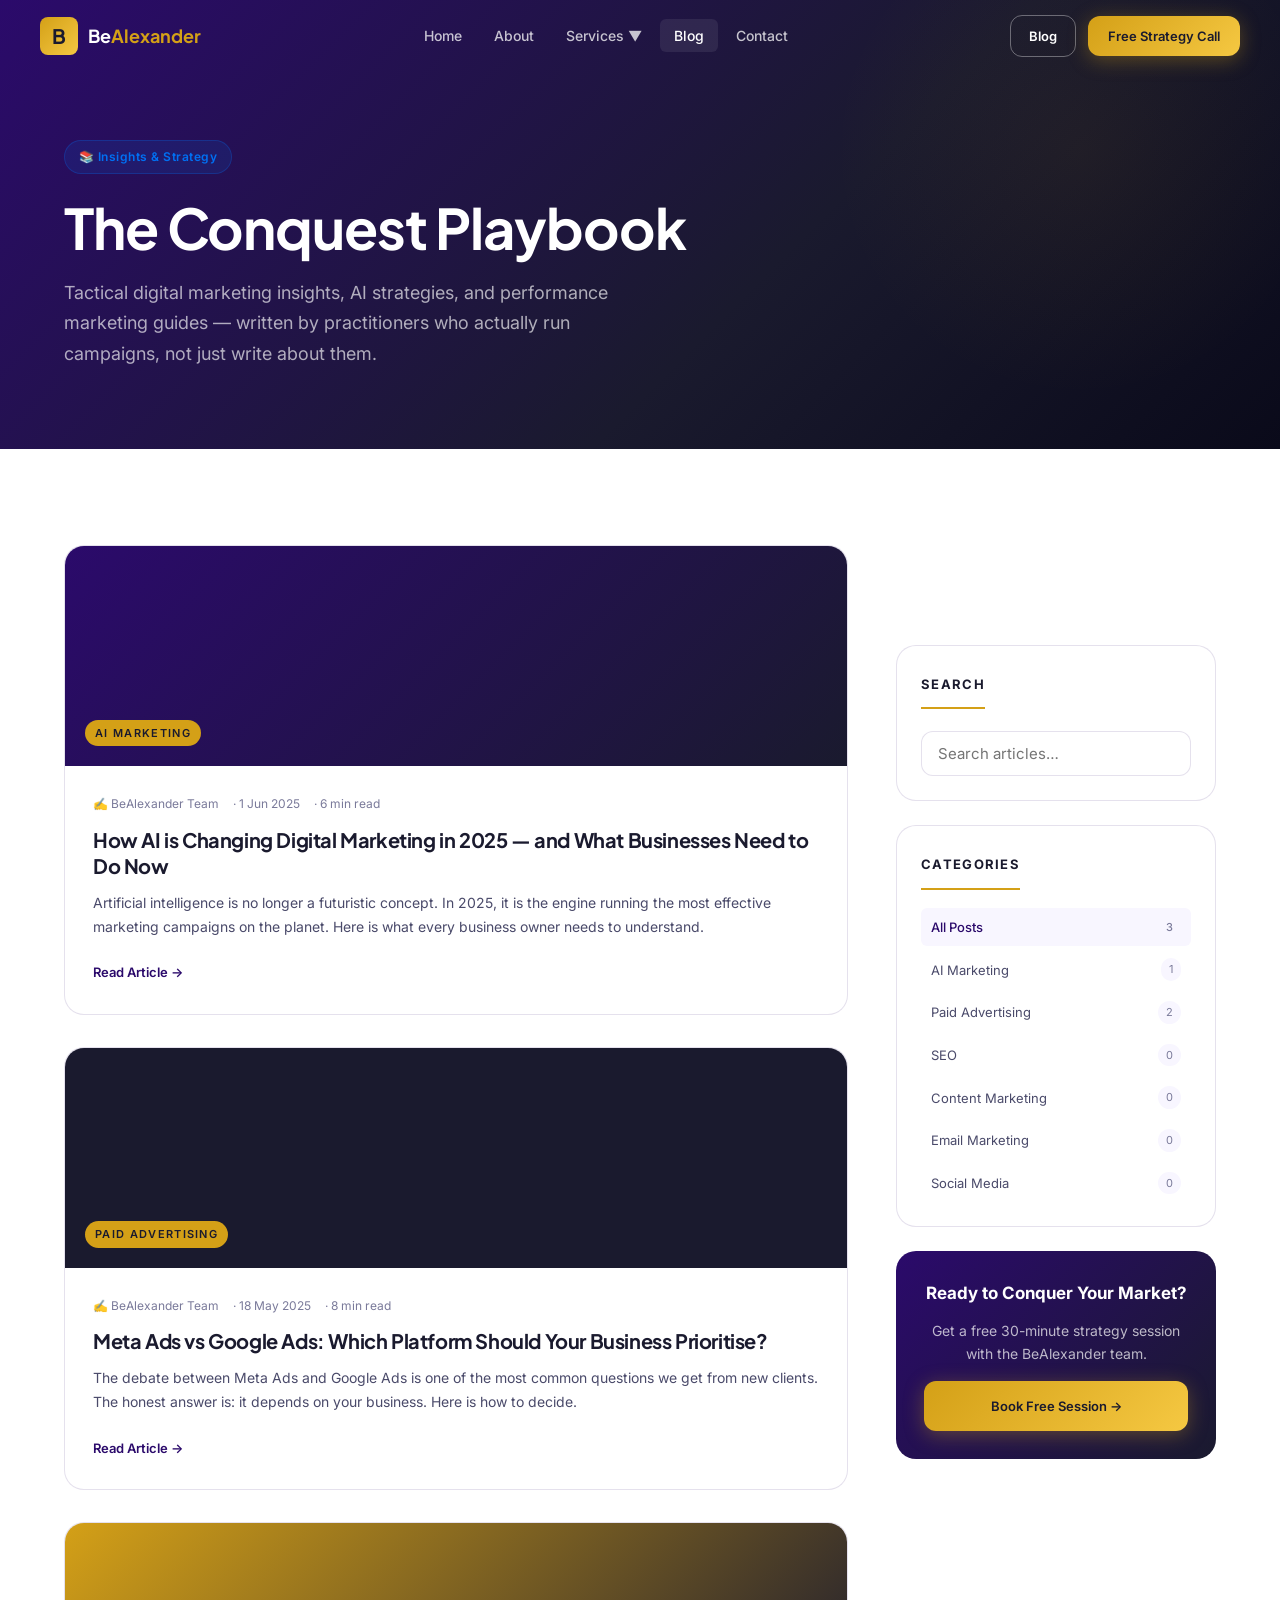
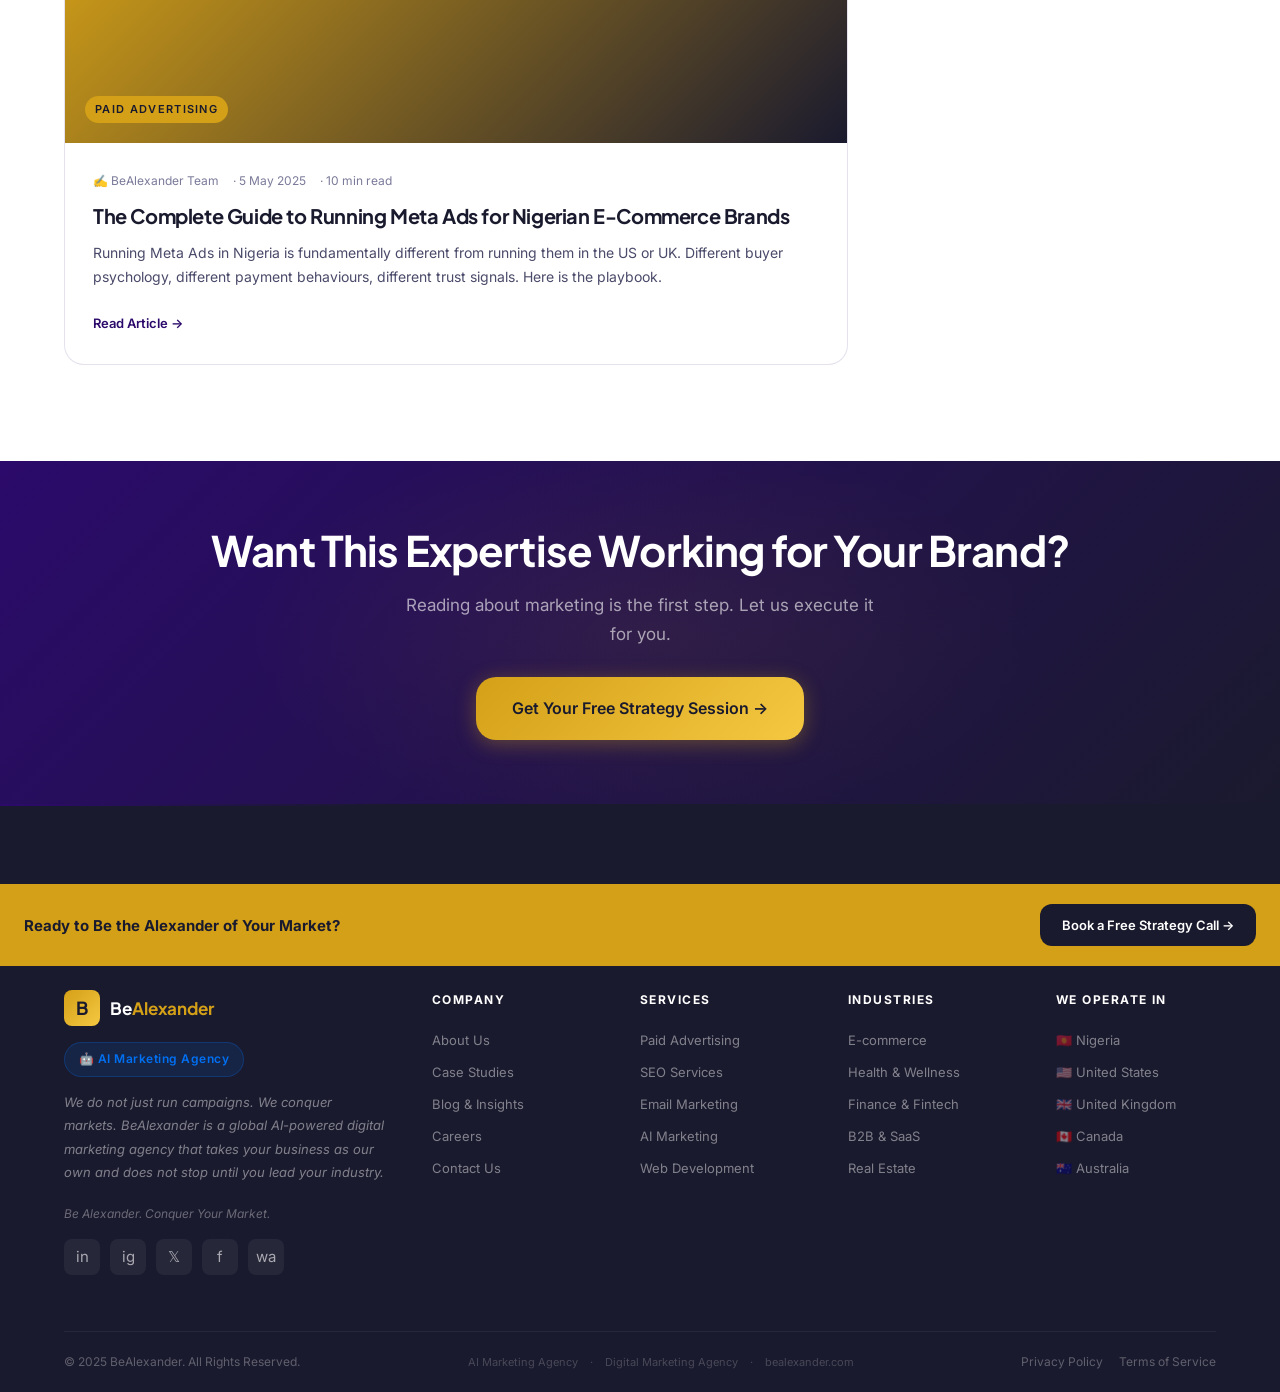
<file: pages/blog.html>
<!DOCTYPE html>
<html lang="en">
<head>
  <meta charset="UTF-8">
  <meta name="viewport" content="width=device-width, initial-scale=1.0">
  <meta name="description" content="Digital marketing insights, AI marketing tips, SEO guides, and performance marketing strategies from the BeAlexander team.">
  <title>Blog — BeAlexander | Digital Marketing Insights & AI Marketing Tips</title>
  <link rel="stylesheet" href="../css/styles.css">
  <link rel="preconnect" href="https://fonts.googleapis.com">
  <link href="https://fonts.googleapis.com/css2?family=Plus+Jakarta+Sans:ital,wght@0,400;0,500;0,600;0,700;1,400&family=Inter:wght@400;500;600&display=swap" rel="stylesheet">
</head>
<body>

  <div id="site-nav"></div>

  <main>
    <!-- Hero -->
    <section class="page-hero">
      <div class="container" style="position:relative;z-index:1">
        <span class="badge badge--blue" style="margin-bottom:20px">📚 Insights & Strategy</span>
        <h1 class="page-hero__headline" data-animate>The Conquest Playbook</h1>
        <p class="page-hero__sub" data-animate data-delay="0.08s">
          Tactical digital marketing insights, AI strategies, and performance marketing guides — written by practitioners who actually run campaigns, not just write about them.
        </p>
      </div>
    </section>

    <!-- Blog Body -->
    <section class="section">
      <div class="container">
        <div class="blog-layout">

          <!-- Posts Grid -->
          <div>
            <div id="blog-grid" class="blog-grid">
              <!-- Rendered by JS -->
              <div style="text-align:center;padding:60px;color:var(--text-light)">
                <div style="font-size:32px;margin-bottom:12px">⏳</div>
                <p>Loading posts…</p>
              </div>
            </div>
          </div>

          <!-- Sidebar -->
          <aside class="blog-sidebar">
            <!-- Search -->
            <div class="sidebar-widget">
              <div class="sidebar-widget__title">Search</div>
              <input
                type="search"
                id="blog-search"
                placeholder="Search articles…"
                class="form-input"
                style="margin-top:4px"
                oninput="handleBlogSearch(this.value)"
              >
            </div>

            <!-- Categories -->
            <div class="sidebar-widget">
              <div class="sidebar-widget__title">Categories</div>
              <div class="sidebar-cats">
                <div class="sidebar-cat active" data-cat="all">All Posts <span>0</span></div>
                <div class="sidebar-cat" data-cat="AI Marketing">AI Marketing <span>0</span></div>
                <div class="sidebar-cat" data-cat="Paid Advertising">Paid Advertising <span>0</span></div>
                <div class="sidebar-cat" data-cat="SEO">SEO <span>0</span></div>
                <div class="sidebar-cat" data-cat="Content Marketing">Content Marketing <span>0</span></div>
                <div class="sidebar-cat" data-cat="Email Marketing">Email Marketing <span>0</span></div>
                <div class="sidebar-cat" data-cat="Social Media">Social Media <span>0</span></div>
              </div>
            </div>

            <!-- CTA -->
            <div class="sidebar-cta">
              <strong>Ready to Conquer Your Market?</strong>
              <p>Get a free 30-minute strategy session with the BeAlexander team.</p>
              <a href="contact.html" class="btn btn--primary" style="width:100%;justify-content:center;font-size:13px">Book Free Session →</a>
            </div>

            <!-- Featured post -->
            <div class="sidebar-widget" id="sidebar-featured" style="display:none">
              <div class="sidebar-widget__title">Featured Post</div>
              <div id="sidebar-featured-content"></div>
            </div>
          </aside>
        </div>
      </div>
    </section>

    <!-- CTA Banner -->
    <section class="cta-banner" style="padding:64px 0">
      <div class="container" style="position:relative;z-index:1;text-align:center">
        <h2 style="font-family:'Plus Jakarta Sans',sans-serif;font-size:clamp(28px,3.5vw,42px);font-weight:700;color:#fff;margin-bottom:16px">Want This Expertise Working for Your Brand?</h2>
        <p style="font-size:17px;color:rgba(255,255,255,0.6);max-width:480px;margin:0 auto 28px">Reading about marketing is the first step. Let us execute it for you.</p>
        <a href="contact.html" class="btn btn--primary btn--lg">Get Your Free Strategy Session →</a>
      </div>
    </section>
  </main>

  <div id="site-footer"></div>

  <script src="../js/components.js"></script>
  <script src="../js/main.js"></script>
  <script>
    function handleBlogSearch(query) {
      query = query.toLowerCase().trim();
      const grid = document.getElementById('blog-grid');
      BlogEngine.seedPosts();
      const posts = BlogEngine.getPosts().filter(p => p.status === 'published');
      const filtered = query
        ? posts.filter(p =>
            p.title.toLowerCase().includes(query) ||
            p.excerpt?.toLowerCase().includes(query) ||
            p.category?.toLowerCase().includes(query)
          )
        : posts;

      if (!filtered.length) {
        grid.innerHTML = `<div style="text-align:center;padding:60px;color:var(--text-light)"><p style="font-size:36px;margin-bottom:12px">🔍</p><p>No articles found for "${query}".</p></div>`;
        return;
      }

      grid.innerHTML = filtered.map((post, i) => `
        <article class="blog-card" onclick="openPost('${post.slug || post.id}')">
          <div class="blog-card__img" style="background:linear-gradient(135deg,${post.color||'#2B0A6B'} 0%,#1A1A2E 100%)">
            <span class="blog-card__cat">${post.category || 'Marketing'}</span>
          </div>
          <div class="blog-card__body">
            <div class="blog-card__meta">
              <span>✍ ${post.author || 'BeAlexander'}</span>
              <span>· ${new Date(post.date).toLocaleDateString('en-GB',{day:'numeric',month:'short',year:'numeric'})}</span>
              <span>· ${post.readTime || '5 min read'}</span>
            </div>
            <h2 class="blog-card__title">${post.title}</h2>
            <p class="blog-card__excerpt">${post.excerpt || ''}</p>
            <span class="blog-card__read">Read Article →</span>
          </div>
        </article>
      `).join('');
    }
  </script>
</body>
</html>
</file>
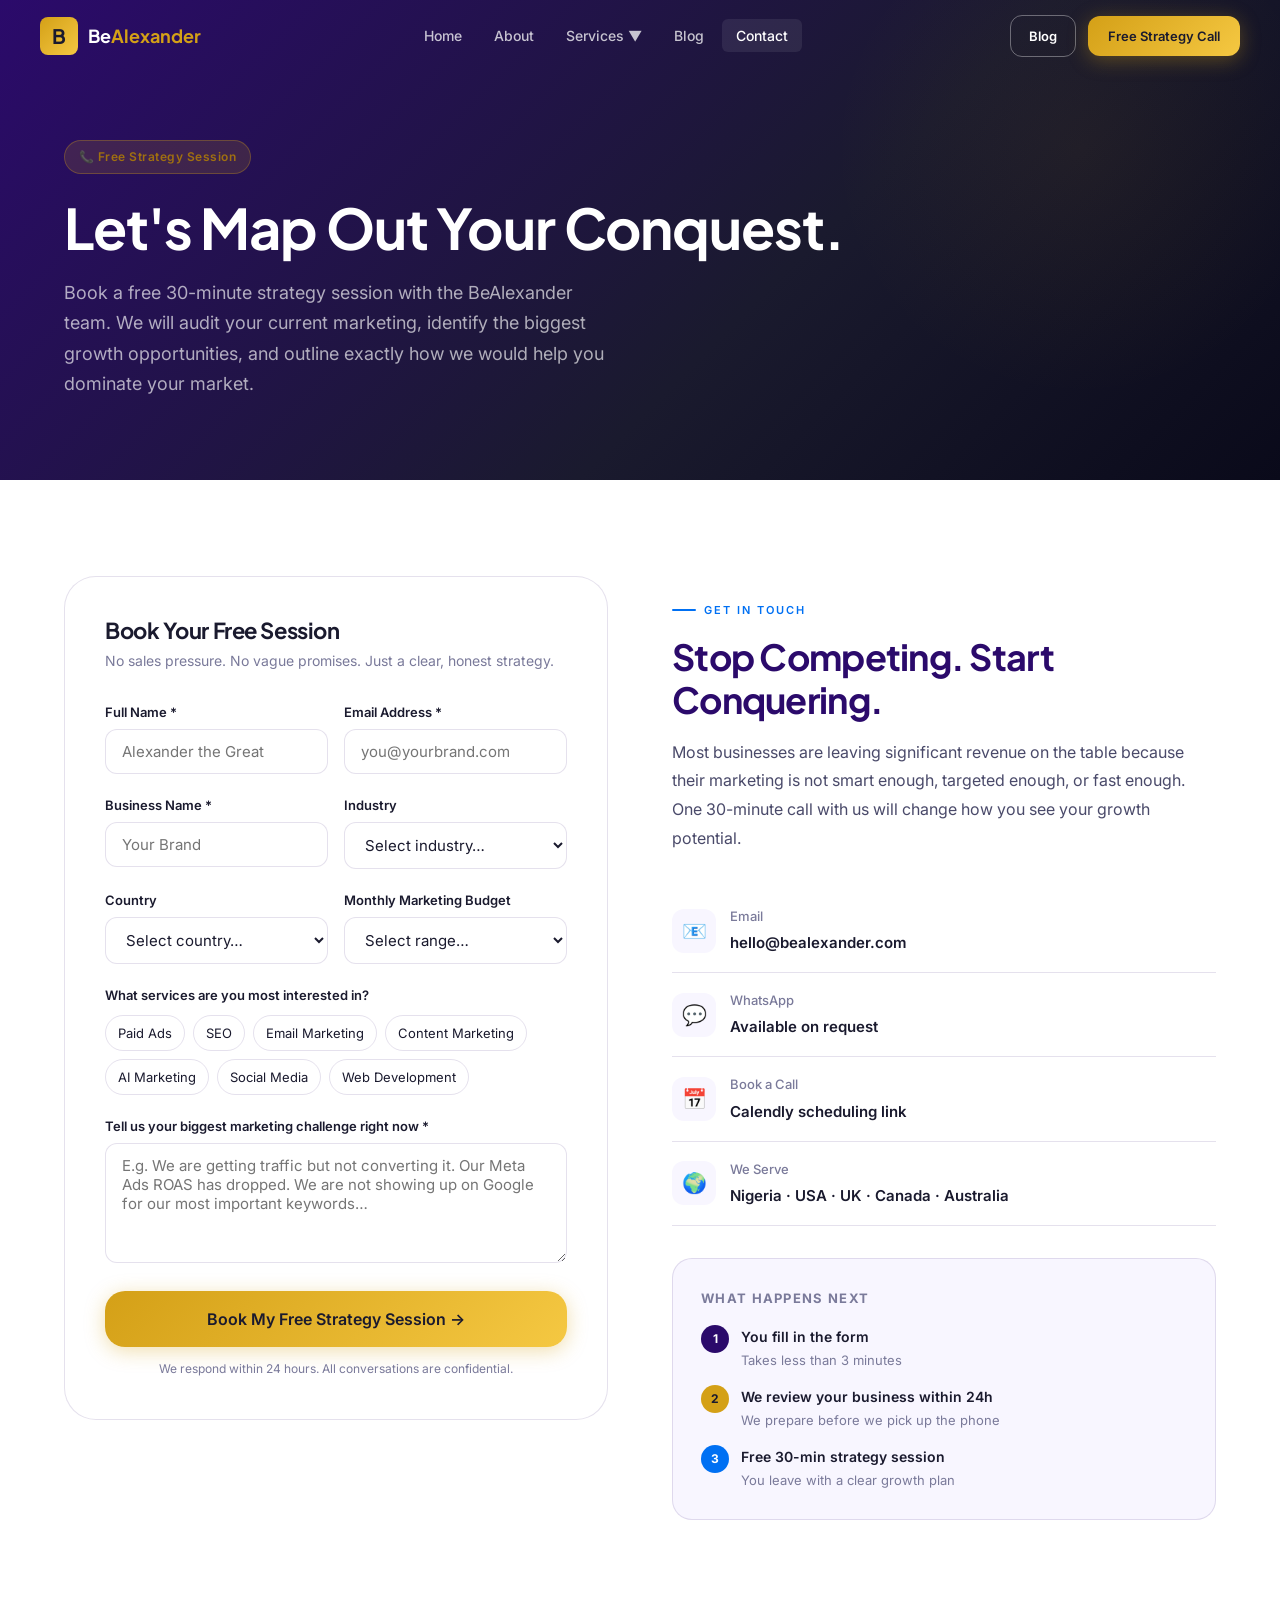
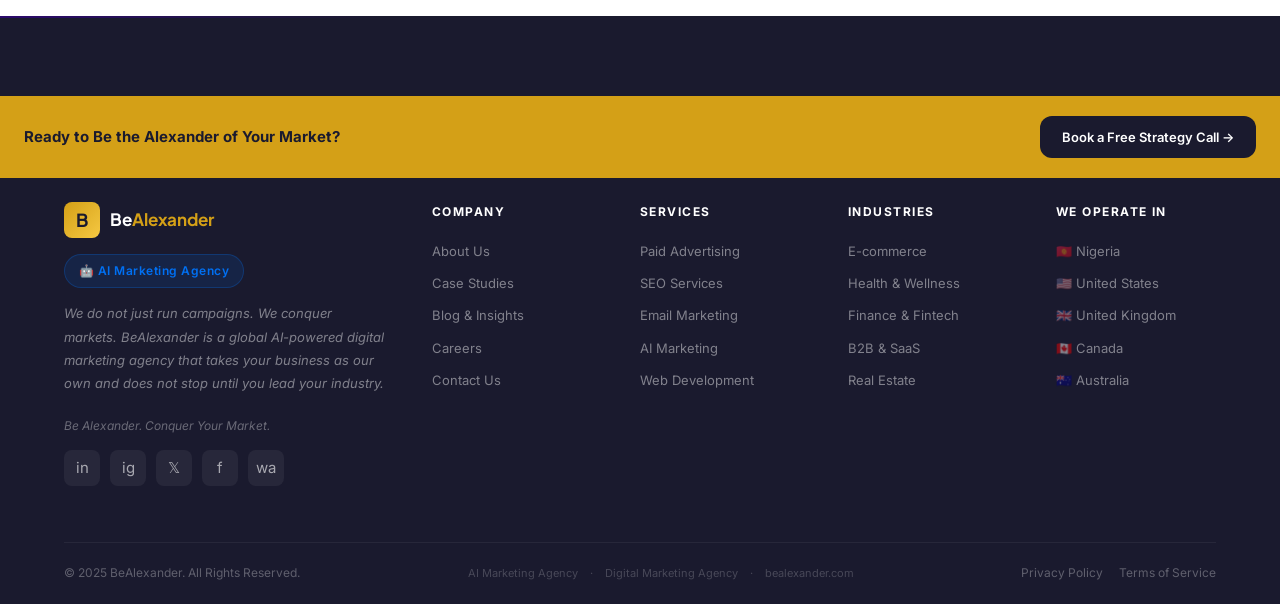
<file: pages/contact.html>
<!DOCTYPE html>
<html lang="en">
<head>
  <meta charset="UTF-8">
  <meta name="viewport" content="width=device-width, initial-scale=1.0">
  <meta name="description" content="Book a free 30-minute strategy session with BeAlexander. We will audit your marketing, identify growth opportunities, and outline how to dominate your market.">
  <title>Contact BeAlexander — Book Your Free Marketing Strategy Session</title>
  <link rel="stylesheet" href="../css/styles.css">
  <link rel="preconnect" href="https://fonts.googleapis.com">
  <link href="https://fonts.googleapis.com/css2?family=Plus+Jakarta+Sans:ital,wght@0,400;0,500;0,600;0,700;1,400&family=Inter:wght@400;500;600&display=swap" rel="stylesheet">
</head>
<body>

  <div id="site-nav"></div>

  <main>
    <!-- Hero -->
    <section class="page-hero">
      <div class="container" style="position:relative;z-index:1">
        <span class="badge badge--gold" style="margin-bottom:20px">📞 Free Strategy Session</span>
        <h1 class="page-hero__headline" data-animate>Let's Map Out Your Conquest.</h1>
        <p class="page-hero__sub" data-animate data-delay="0.08s">
          Book a free 30-minute strategy session with the BeAlexander team. We will audit your current marketing, identify the biggest growth opportunities, and outline exactly how we would help you dominate your market.
        </p>
      </div>
    </section>

    <!-- Contact Section -->
    <section class="section">
      <div class="container">
        <div class="contact-grid">

          <!-- Form -->
          <div data-animate>
            <div class="contact-form">
              <h2 style="font-size:22px;font-weight:700;color:var(--text-dark);margin-bottom:6px">Book Your Free Session</h2>
              <p style="font-size:14px;color:var(--text-light);margin-bottom:28px">No sales pressure. No vague promises. Just a clear, honest strategy.</p>

              <form id="contact-form">
                <div class="form-grid">
                  <div class="form-group">
                    <label class="form-label">Full Name *</label>
                    <input type="text" class="form-input" placeholder="Alexander the Great" required>
                  </div>
                  <div class="form-group">
                    <label class="form-label">Email Address *</label>
                    <input type="email" class="form-input" placeholder="you@yourbrand.com" required>
                  </div>
                </div>

                <div class="form-grid">
                  <div class="form-group">
                    <label class="form-label">Business Name *</label>
                    <input type="text" class="form-input" placeholder="Your Brand" required>
                  </div>
                  <div class="form-group">
                    <label class="form-label">Industry</label>
                    <select class="form-select">
                      <option value="">Select industry…</option>
                      <option>E-commerce</option>
                      <option>Health & Wellness</option>
                      <option>Finance & Fintech</option>
                      <option>B2B & SaaS</option>
                      <option>Real Estate</option>
                      <option>Education</option>
                      <option>FMCG</option>
                      <option>Retail</option>
                      <option>Tech & Apps</option>
                      <option>Professional Services</option>
                      <option>Other</option>
                    </select>
                  </div>
                </div>

                <div class="form-grid">
                  <div class="form-group">
                    <label class="form-label">Country</label>
                    <select class="form-select">
                      <option value="">Select country…</option>
                      <option>Nigeria</option>
                      <option>United States</option>
                      <option>United Kingdom</option>
                      <option>Canada</option>
                      <option>Australia</option>
                      <option>Other</option>
                    </select>
                  </div>
                  <div class="form-group">
                    <label class="form-label">Monthly Marketing Budget</label>
                    <select class="form-select">
                      <option value="">Select range…</option>
                      <option>Under $500 / ₦500k</option>
                      <option>$500 – $2,000 / ₦500k – ₦3M</option>
                      <option>$2,000 – $5,000 / ₦3M – ₦8M</option>
                      <option>$5,000 – $10,000 / ₦8M – ₦15M</option>
                      <option>$10,000+ / ₦15M+</option>
                    </select>
                  </div>
                </div>

                <div class="form-group">
                  <label class="form-label">What services are you most interested in?</label>
                  <div style="display:flex;flex-wrap:wrap;gap:8px;margin-top:8px" id="service-checkboxes">
                    <label style="display:flex;align-items:center;gap:6px;font-size:13px;cursor:pointer;padding:6px 12px;border:1.5px solid var(--border);border-radius:100px;transition:all 0.2s" class="service-check-label">
                      <input type="checkbox" value="Paid Ads" style="display:none"> Paid Ads
                    </label>
                    <label style="display:flex;align-items:center;gap:6px;font-size:13px;cursor:pointer;padding:6px 12px;border:1.5px solid var(--border);border-radius:100px;transition:all 0.2s" class="service-check-label">
                      <input type="checkbox" value="SEO" style="display:none"> SEO
                    </label>
                    <label style="display:flex;align-items:center;gap:6px;font-size:13px;cursor:pointer;padding:6px 12px;border:1.5px solid var(--border);border-radius:100px;transition:all 0.2s" class="service-check-label">
                      <input type="checkbox" value="Email Marketing" style="display:none"> Email Marketing
                    </label>
                    <label style="display:flex;align-items:center;gap:6px;font-size:13px;cursor:pointer;padding:6px 12px;border:1.5px solid var(--border);border-radius:100px;transition:all 0.2s" class="service-check-label">
                      <input type="checkbox" value="Content Marketing" style="display:none"> Content Marketing
                    </label>
                    <label style="display:flex;align-items:center;gap:6px;font-size:13px;cursor:pointer;padding:6px 12px;border:1.5px solid var(--border);border-radius:100px;transition:all 0.2s" class="service-check-label">
                      <input type="checkbox" value="AI Marketing" style="display:none"> AI Marketing
                    </label>
                    <label style="display:flex;align-items:center;gap:6px;font-size:13px;cursor:pointer;padding:6px 12px;border:1.5px solid var(--border);border-radius:100px;transition:all 0.2s" class="service-check-label">
                      <input type="checkbox" value="Social Media" style="display:none"> Social Media
                    </label>
                    <label style="display:flex;align-items:center;gap:6px;font-size:13px;cursor:pointer;padding:6px 12px;border:1.5px solid var(--border);border-radius:100px;transition:all 0.2s" class="service-check-label">
                      <input type="checkbox" value="Web Development" style="display:none"> Web Development
                    </label>
                  </div>
                </div>

                <div class="form-group">
                  <label class="form-label">Tell us your biggest marketing challenge right now *</label>
                  <textarea class="form-textarea" placeholder="E.g. We are getting traffic but not converting it. Our Meta Ads ROAS has dropped. We are not showing up on Google for our most important keywords…" required></textarea>
                </div>

                <button type="submit" class="btn btn--primary btn--lg" style="width:100%;justify-content:center">
                  Book My Free Strategy Session →
                </button>
                <p style="text-align:center;font-size:12px;color:var(--text-light);margin-top:12px">We respond within 24 hours. All conversations are confidential.</p>
              </form>
            </div>
          </div>

          <!-- Info Panel -->
          <div class="contact-info" data-animate data-delay="0.1s">
            <span class="section-label">GET IN TOUCH</span>
            <h2 class="contact-info__headline">Stop Competing. Start Conquering.</h2>
            <p class="contact-info__body">Most businesses are leaving significant revenue on the table because their marketing is not smart enough, targeted enough, or fast enough. One 30-minute call with us will change how you see your growth potential.</p>

            <div class="contact-detail">
              <div class="contact-detail__icon">📧</div>
              <div class="contact-detail__text">
                <strong>Email</strong>
                <span>hello@bealexander.com</span>
              </div>
            </div>
            <div class="contact-detail">
              <div class="contact-detail__icon">💬</div>
              <div class="contact-detail__text">
                <strong>WhatsApp</strong>
                <span>Available on request</span>
              </div>
            </div>
            <div class="contact-detail">
              <div class="contact-detail__icon">📅</div>
              <div class="contact-detail__text">
                <strong>Book a Call</strong>
                <span>Calendly scheduling link</span>
              </div>
            </div>
            <div class="contact-detail">
              <div class="contact-detail__icon">🌍</div>
              <div class="contact-detail__text">
                <strong>We Serve</strong>
                <span>Nigeria · USA · UK · Canada · Australia</span>
              </div>
            </div>

            <!-- Why us mini -->
            <div style="margin-top:32px;padding:28px;background:var(--lavender);border-radius:var(--radius-lg);border:1px solid var(--border)">
              <p style="font-size:13px;font-weight:700;text-transform:uppercase;letter-spacing:0.1em;color:var(--text-light);margin-bottom:16px">What Happens Next</p>
              <div style="display:flex;flex-direction:column;gap:14px">
                <div style="display:flex;gap:12px;align-items:flex-start">
                  <div style="width:28px;height:28px;background:var(--purple);color:#fff;border-radius:50%;display:flex;align-items:center;justify-content:center;font-size:12px;font-weight:700;flex-shrink:0">1</div>
                  <div>
                    <p style="font-size:14px;font-weight:600;color:var(--text-dark)">You fill in the form</p>
                    <p style="font-size:13px;color:var(--text-light)">Takes less than 3 minutes</p>
                  </div>
                </div>
                <div style="display:flex;gap:12px;align-items:flex-start">
                  <div style="width:28px;height:28px;background:var(--gold);color:var(--navy);border-radius:50%;display:flex;align-items:center;justify-content:center;font-size:12px;font-weight:700;flex-shrink:0">2</div>
                  <div>
                    <p style="font-size:14px;font-weight:600;color:var(--text-dark)">We review your business within 24h</p>
                    <p style="font-size:13px;color:var(--text-light)">We prepare before we pick up the phone</p>
                  </div>
                </div>
                <div style="display:flex;gap:12px;align-items:flex-start">
                  <div style="width:28px;height:28px;background:var(--blue);color:#fff;border-radius:50%;display:flex;align-items:center;justify-content:center;font-size:12px;font-weight:700;flex-shrink:0">3</div>
                  <div>
                    <p style="font-size:14px;font-weight:600;color:var(--text-dark)">Free 30-min strategy session</p>
                    <p style="font-size:13px;color:var(--text-light)">You leave with a clear growth plan</p>
                  </div>
                </div>
              </div>
            </div>
          </div>
        </div>
      </div>
    </section>
  </main>

  <div id="site-footer"></div>

  <script src="../js/components.js"></script>
  <script src="../js/main.js"></script>
  <script>
    /* Toggle pill checkboxes */
    document.querySelectorAll('.service-check-label').forEach(label => {
      label.addEventListener('click', () => {
        const checked = label.querySelector('input').checked;
        if (checked) {
          label.style.borderColor = 'var(--purple)';
          label.style.background = 'rgba(43,10,107,0.06)';
          label.style.color = 'var(--purple)';
        } else {
          label.style.borderColor = 'var(--border)';
          label.style.background = '';
          label.style.color = '';
        }
      });
    });
    /* Init states */
    document.querySelectorAll('.service-check-label input').forEach(inp => {
      inp.addEventListener('change', () => {
        const lbl = inp.closest('.service-check-label');
        if (inp.checked) {
          lbl.style.cssText += ';border-color:var(--purple);background:rgba(43,10,107,0.06);color:var(--purple)';
        } else {
          lbl.style.borderColor = 'var(--border)';
          lbl.style.background = '';
          lbl.style.color = '';
        }
      });
    });
  </script>
</body>
</html>
</file>
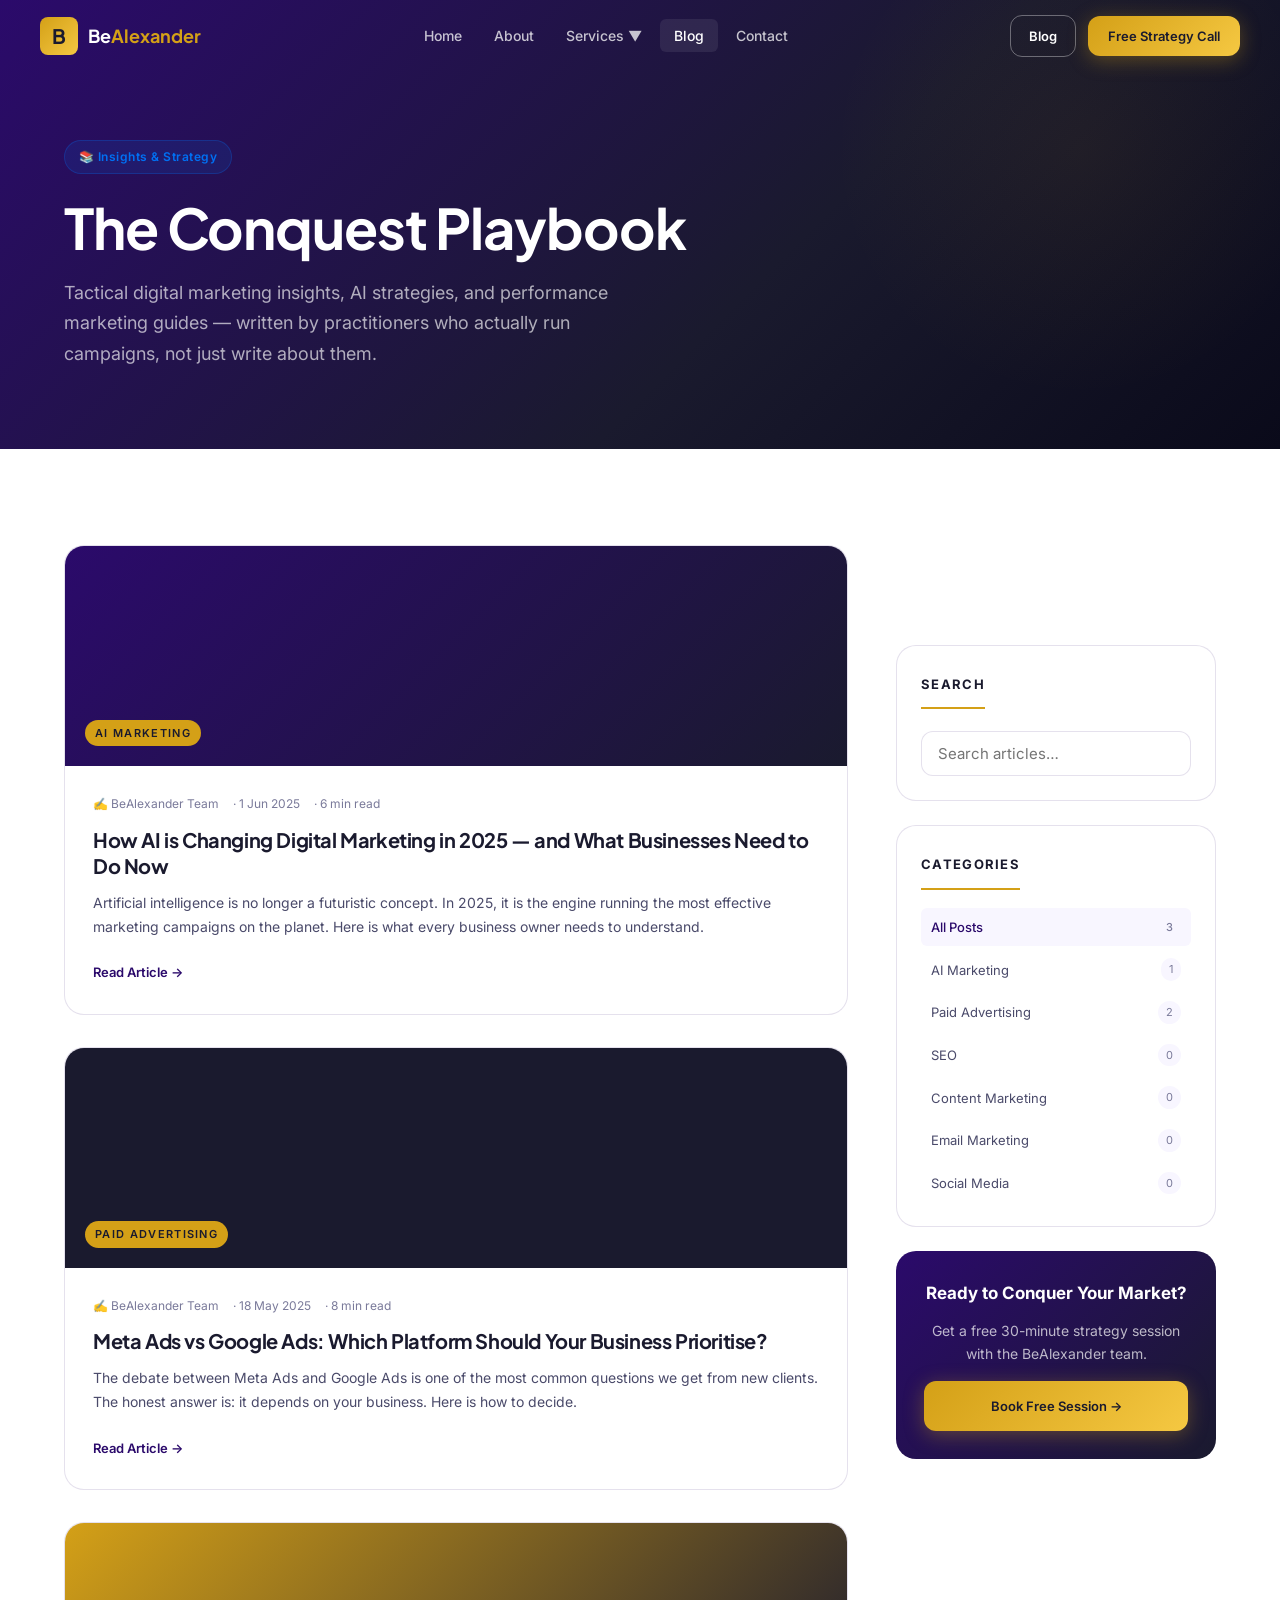
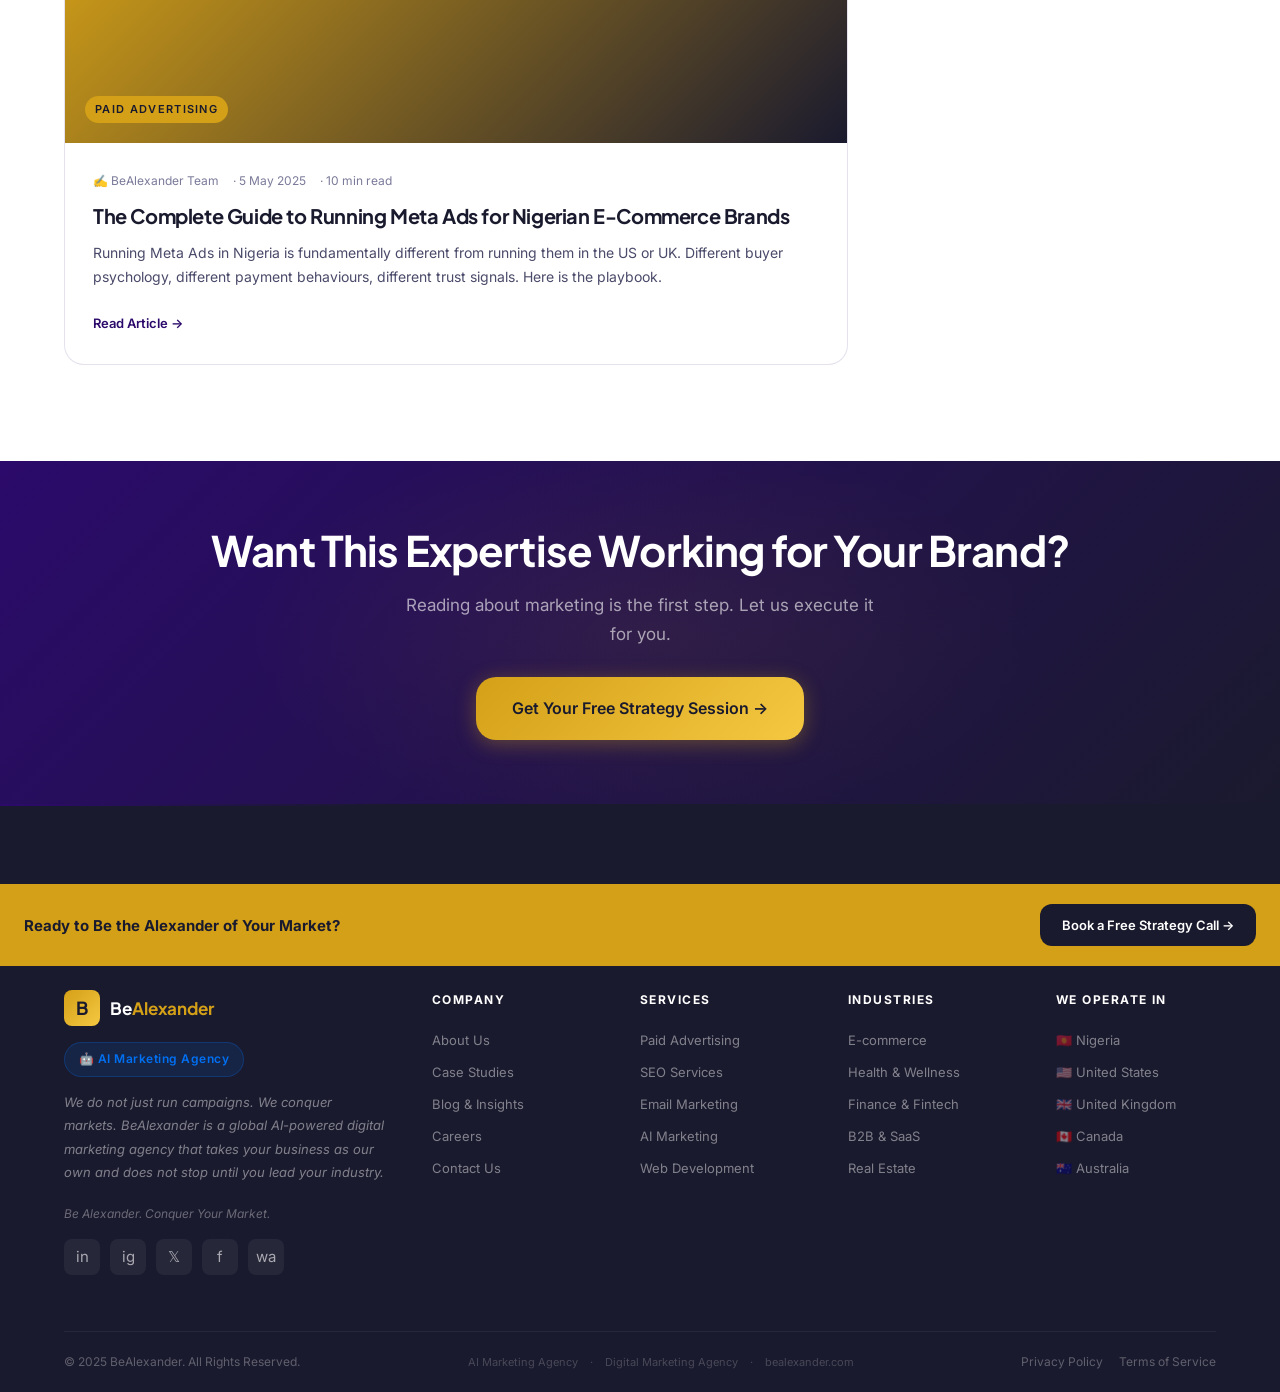
<file: pages/post.html>
<!DOCTYPE html>
<html lang="en">
<head>
  <meta charset="UTF-8">
  <meta name="viewport" content="width=device-width, initial-scale=1.0">
  <title>Loading… — BeAlexander Blog</title>
  <link rel="stylesheet" href="../css/styles.css">
  <link rel="preconnect" href="https://fonts.googleapis.com">
  <link href="https://fonts.googleapis.com/css2?family=Plus+Jakarta+Sans:ital,wght@0,400;0,500;0,600;0,700;1,400&family=Inter:wght@400;500;600&display=swap" rel="stylesheet">
</head>
<body>

  <div id="site-nav"></div>

  <main>
    <!-- Article Hero -->
    <section class="article-hero" id="post-hero" style="background:linear-gradient(135deg,#2B0A6B 0%,#1A1A2E 100%)">
      <div class="container" style="position:relative;z-index:1">
        <a href="blog.html" style="display:inline-flex;align-items:center;gap:6px;font-size:13px;color:rgba(255,255,255,0.45);margin-bottom:28px;transition:color 0.2s" onmouseover="this.style.color='rgba(255,255,255,0.8)'" onmouseout="this.style.color='rgba(255,255,255,0.45)'">
          ← Back to Blog
        </a>
        <div class="article-meta"></div>
        <h1 class="article-title">Loading article…</h1>
        <p class="article-excerpt"></p>
      </div>
    </section>

    <!-- Article Body -->
    <section class="article-body">
      <div class="container">
        <div class="article-layout">
          <!-- Prose -->
          <article class="prose" id="post-content">
            <p style="color:var(--text-light)">Loading…</p>
          </article>

          <!-- Sticky sidebar -->
          <aside class="blog-sidebar" style="display:block">
            <!-- Share -->
            <div class="sidebar-widget">
              <div class="sidebar-widget__title">Share This Post</div>
              <div style="display:flex;flex-direction:column;gap:8px;margin-top:8px">
                <button onclick="sharePost('twitter')" class="btn btn--outline-purple" style="width:100%;justify-content:center;font-size:13px">🐦 Share on Twitter/X</button>
                <button onclick="sharePost('linkedin')" class="btn btn--outline-purple" style="width:100%;justify-content:center;font-size:13px">💼 Share on LinkedIn</button>
                <button onclick="copyLink()" class="btn btn--outline-purple" style="width:100%;justify-content:center;font-size:13px" id="copy-btn">🔗 Copy Link</button>
              </div>
            </div>

            <!-- More posts -->
            <div class="sidebar-widget">
              <div class="sidebar-widget__title">More Articles</div>
              <div id="related-posts" style="display:flex;flex-direction:column;gap:12px;margin-top:8px"></div>
            </div>

            <!-- CTA -->
            <div class="sidebar-cta">
              <strong>Want These Results?</strong>
              <p>Book a free 30-minute strategy session with BeAlexander.</p>
              <a href="contact.html" class="btn btn--primary" style="width:100%;justify-content:center;font-size:13px">Book Free Session →</a>
            </div>
          </aside>
        </div>
      </div>
    </section>

    <!-- More posts strip -->
    <section class="section section--light" style="padding:64px 0">
      <div class="container">
        <h3 style="font-size:24px;color:var(--purple);margin-bottom:32px">Continue Reading</h3>
        <div id="more-posts" class="more-posts-grid" style="display:grid;grid-template-columns:repeat(3,1fr);gap:24px"></div>
      </div>
    </section>

    <!-- CTA -->
    <section class="cta-banner" style="padding:64px 0">
      <div class="container" style="position:relative;z-index:1;text-align:center">
        <h2 style="font-family:'Plus Jakarta Sans',sans-serif;font-size:clamp(26px,3vw,40px);font-weight:700;color:#fff;margin-bottom:14px">Ready to Apply These Strategies?</h2>
        <p style="font-size:16px;color:rgba(255,255,255,0.6);max-width:460px;margin:0 auto 24px">Let BeAlexander execute what you just read about — at scale, with AI.</p>
        <a href="contact.html" class="btn btn--primary btn--lg">Book Your Free Strategy Session →</a>
      </div>
    </section>
  </main>

  <div id="site-footer"></div>

  <script src="../js/components.js"></script>
  <script src="../js/main.js"></script>
  <script>
    function sharePost(platform) {
      const url = encodeURIComponent(window.location.href);
      const title = encodeURIComponent(document.title);
      const urls = {
        twitter: `https://twitter.com/intent/tweet?url=${url}&text=${title}`,
        linkedin: `https://www.linkedin.com/sharing/share-offsite/?url=${url}`
      };
      window.open(urls[platform], '_blank', 'width=600,height=450');
    }

    function copyLink() {
      navigator.clipboard.writeText(window.location.href).then(() => {
        const btn = document.getElementById('copy-btn');
        btn.textContent = '✅ Copied!';
        setTimeout(() => btn.textContent = '🔗 Copy Link', 2000);
      });
    }

    /* Render related posts after main post loads */
    document.addEventListener('DOMContentLoaded', () => {
      setTimeout(() => {
        BlogEngine.seedPosts();
        const params = new URLSearchParams(window.location.search);
        const id = params.get('id');
        const all = BlogEngine.getPosts().filter(p => p.status === 'published' && p.id !== id && p.slug !== id);
        const others = all.slice(0, 3);

        const relEl = document.getElementById('related-posts');
        if (relEl) {
          relEl.innerHTML = others.map(p => `
            <a href="post.html?id=${p.slug || p.id}" style="display:block;padding:10px 0;border-bottom:1px solid var(--border);text-decoration:none">
              <span class="badge badge--gold" style="font-size:10px;margin-bottom:6px">${p.category}</span>
              <p style="font-size:13px;font-weight:600;color:var(--text-dark);line-height:1.4;transition:color 0.2s" onmouseover="this.style.color='var(--purple)'" onmouseout="this.style.color='var(--text-dark)'">${p.title}</p>
            </a>
          `).join('');
        }

        const moreEl = document.getElementById('more-posts');
        if (moreEl) {
          moreEl.innerHTML = others.map(p => `
            <article class="blog-card" onclick="location.href='post.html?id=${p.slug || p.id}'" style="cursor:pointer">
              <div class="blog-card__img" style="background:linear-gradient(135deg,${p.color||'#2B0A6B'} 0%,#1A1A2E 100%);height:160px">
                <span class="blog-card__cat">${p.category}</span>
              </div>
              <div class="blog-card__body">
                <div class="blog-card__meta"><span>${p.readTime}</span></div>
                <h3 class="blog-card__title" style="font-size:16px">${p.title}</h3>
                <span class="blog-card__read">Read →</span>
              </div>
            </article>
          `).join('');
        }
      }, 300);
    });
  </script>
  <style>
    .more-posts-grid { display: grid; grid-template-columns: repeat(3,1fr); gap: 24px; }
    @media (max-width: 768px) { .more-posts-grid { grid-template-columns: 1fr !important; } }
  </style>
</body>
</html>
</file>
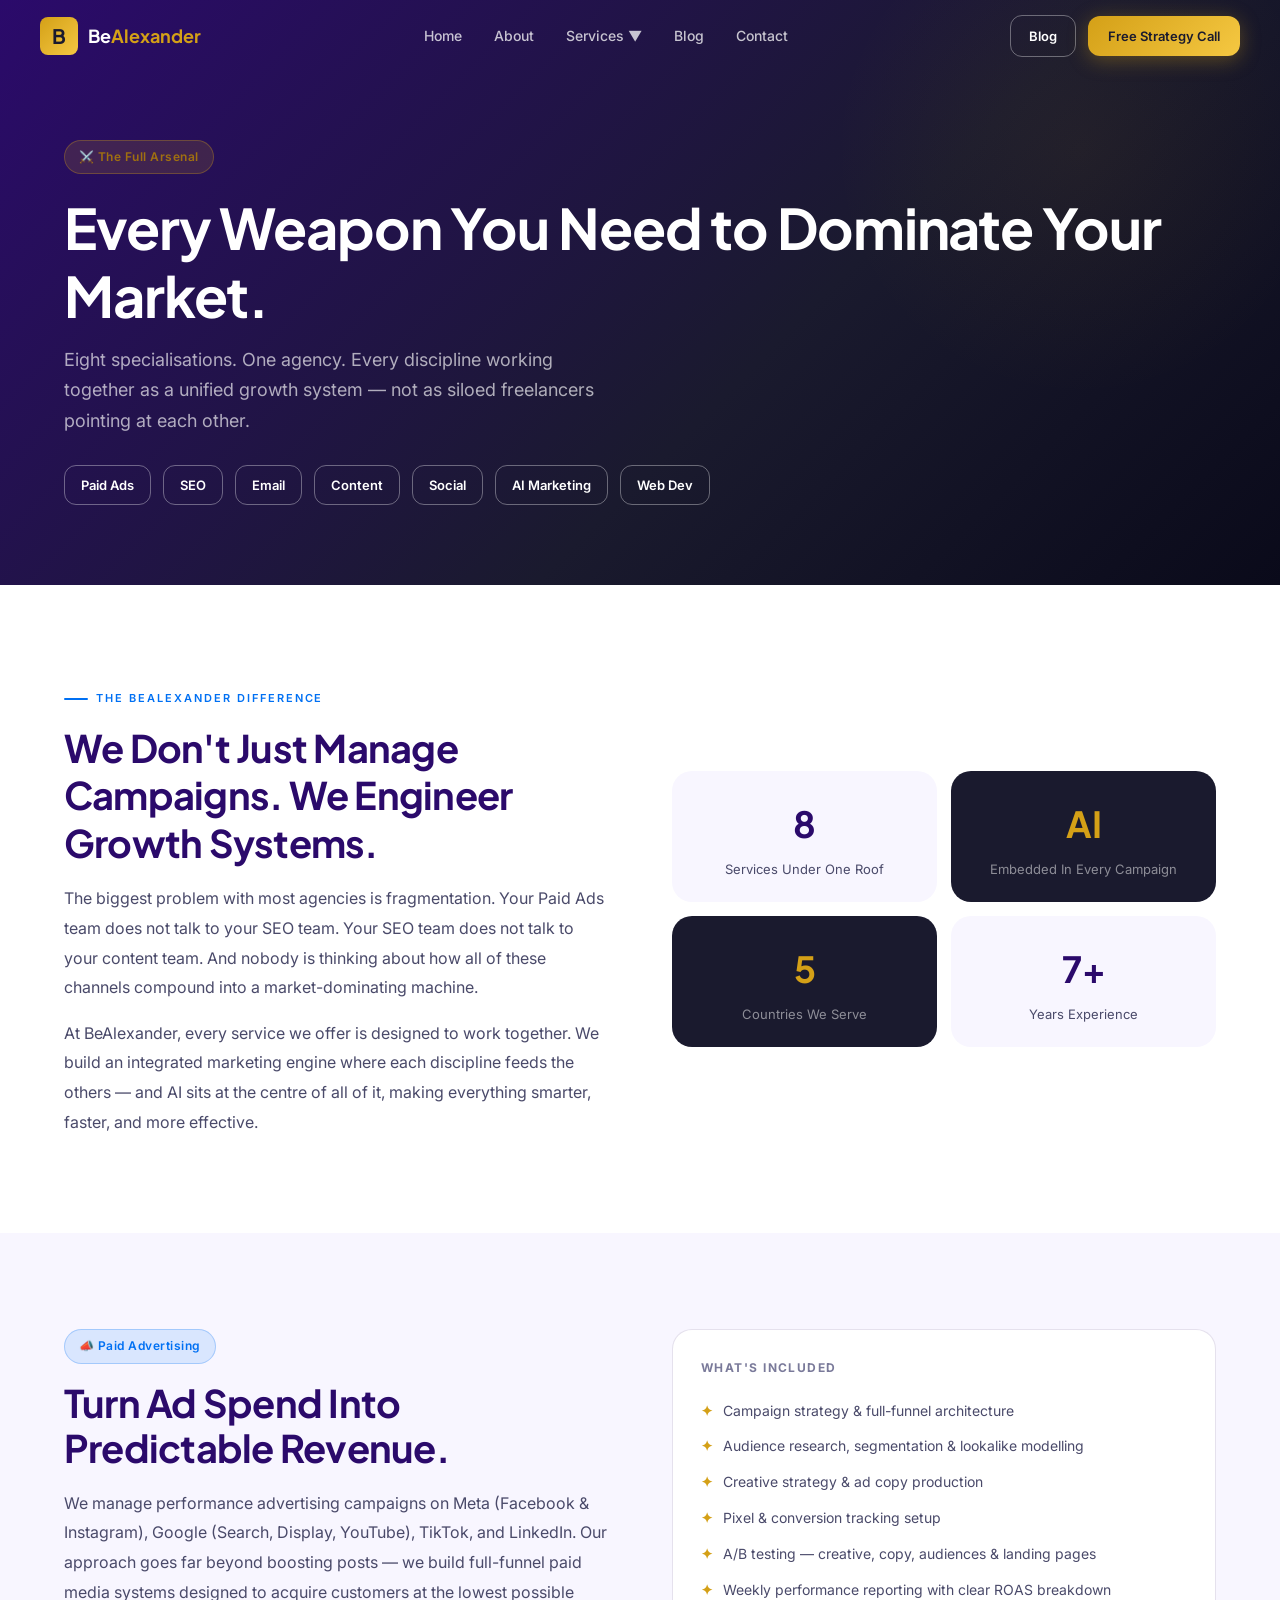
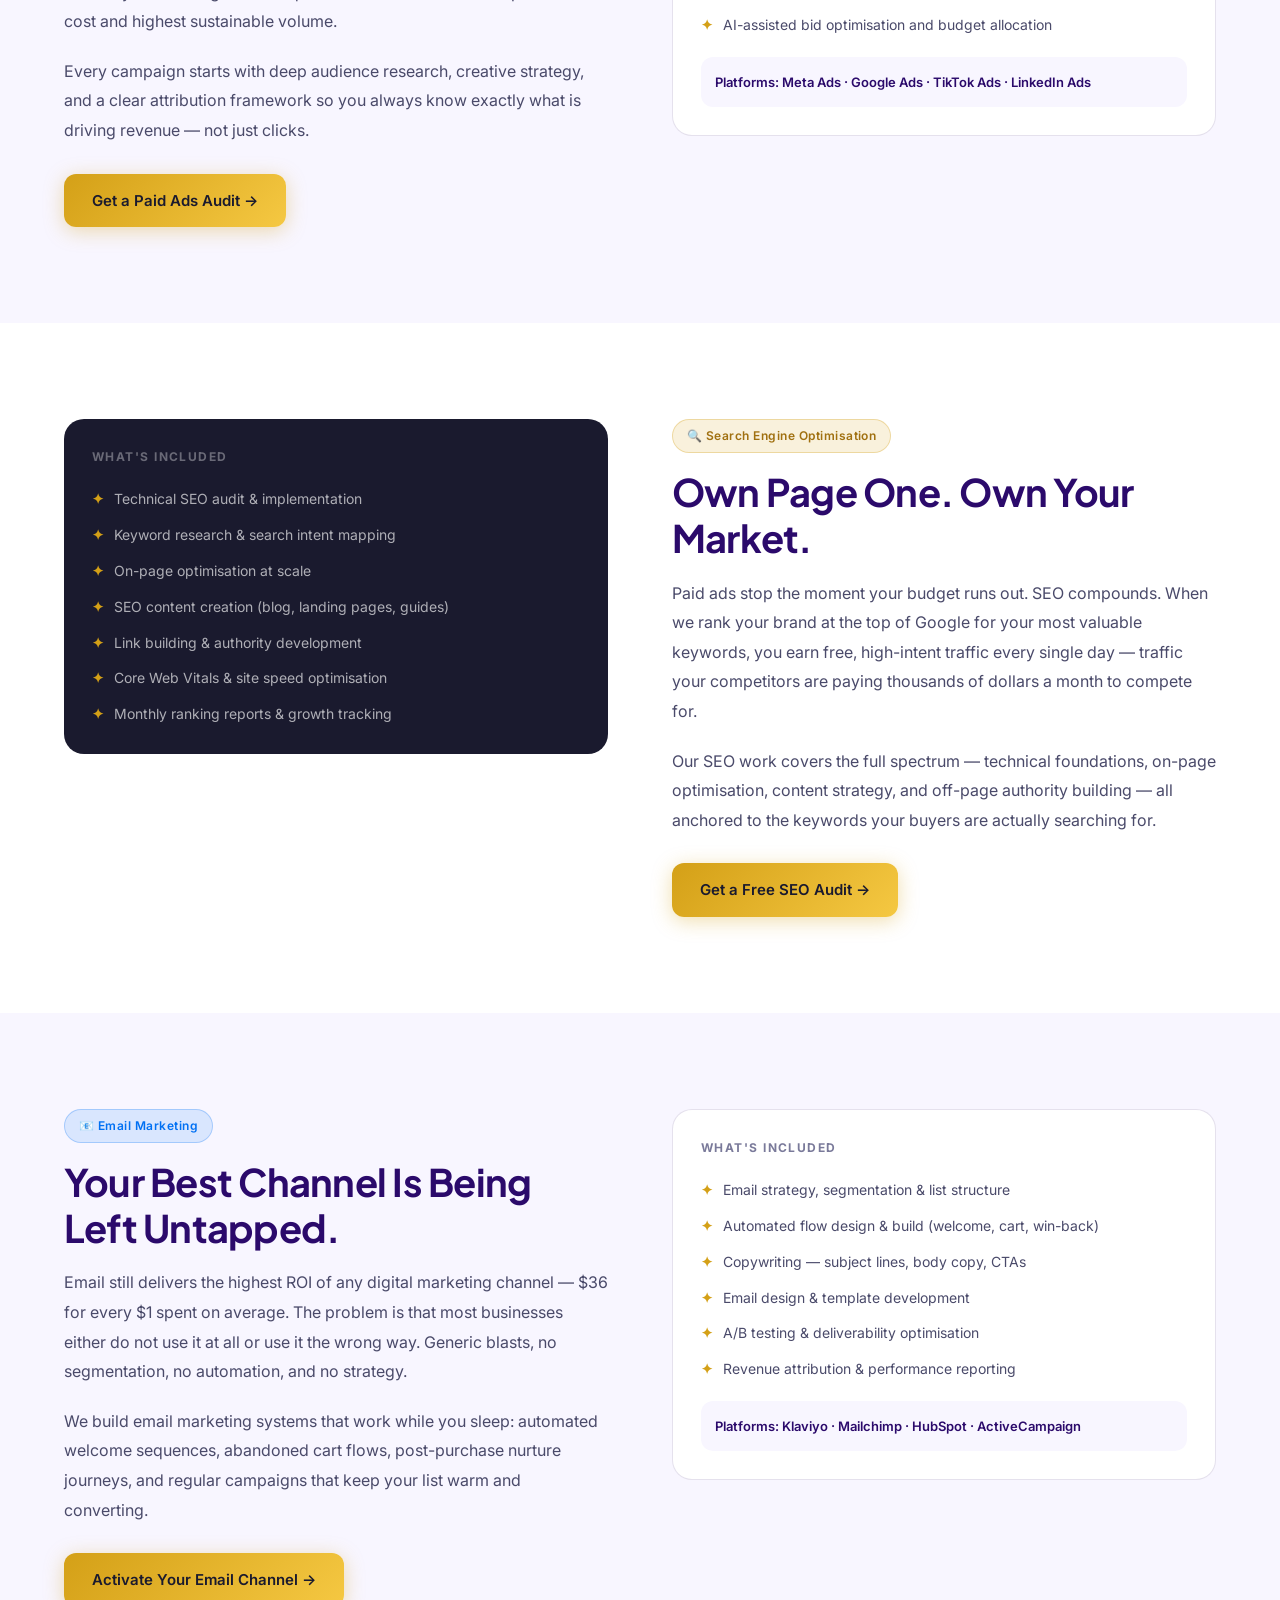
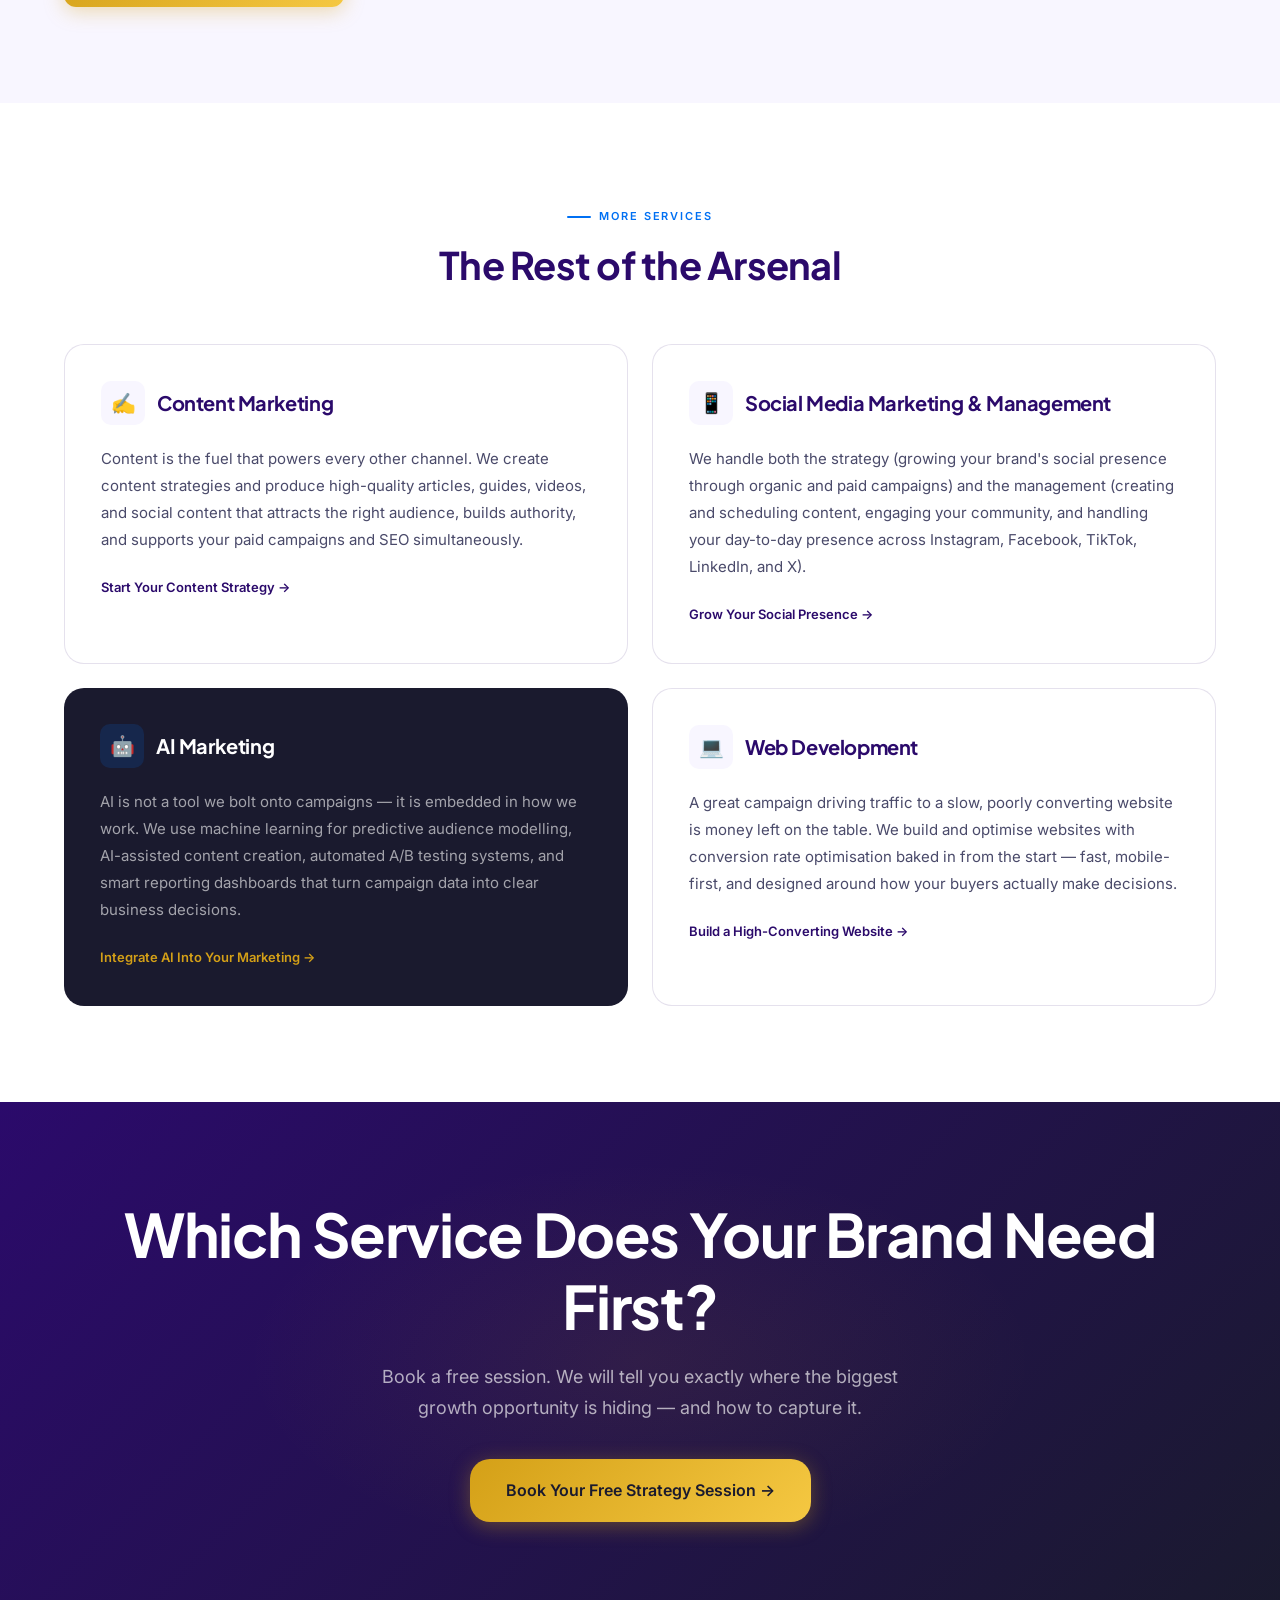
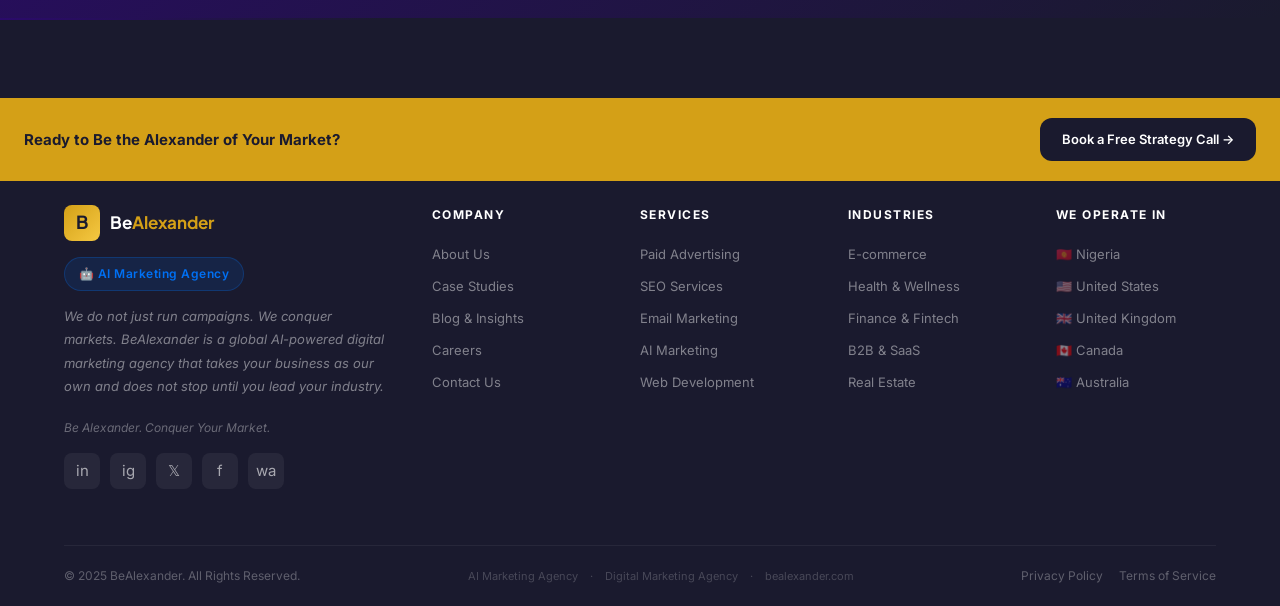
<file: pages/services.html>
<!DOCTYPE html>
<html lang="en">
<head>
  <meta charset="UTF-8">
  <meta name="viewport" content="width=device-width, initial-scale=1.0">
  <meta name="description" content="BeAlexander's full suite of AI-powered digital marketing services — Paid Ads, SEO, Email Marketing, Content, Social Media, AI Marketing, and Web Development.">
  <title>Services — BeAlexander | AI-Powered Digital Marketing</title>
  <link rel="stylesheet" href="../css/styles.css">
  <link rel="preconnect" href="https://fonts.googleapis.com">
  <link href="https://fonts.googleapis.com/css2?family=Plus+Jakarta+Sans:ital,wght@0,400;0,500;0,600;0,700;1,400&family=Inter:wght@400;500;600&display=swap" rel="stylesheet">
</head>
<body>

  <div id="site-nav"></div>

  <main>
    <!-- Hero -->
    <section class="page-hero">
      <div class="container" style="position:relative;z-index:1">
        <span class="badge badge--gold" style="margin-bottom:20px">⚔️ The Full Arsenal</span>
        <h1 class="page-hero__headline" data-animate>Every Weapon You Need to Dominate Your Market.</h1>
        <p class="page-hero__sub" data-animate data-delay="0.08s">
          Eight specialisations. One agency. Every discipline working together as a unified growth system — not as siloed freelancers pointing at each other.
        </p>
        <div style="display:flex;gap:12px;flex-wrap:wrap;margin-top:28px" data-animate data-delay="0.16s">
          <a href="#paid-ads" class="btn btn--ghost" style="font-size:13px;padding:8px 16px">Paid Ads</a>
          <a href="#seo" class="btn btn--ghost" style="font-size:13px;padding:8px 16px">SEO</a>
          <a href="#email" class="btn btn--ghost" style="font-size:13px;padding:8px 16px">Email</a>
          <a href="#content" class="btn btn--ghost" style="font-size:13px;padding:8px 16px">Content</a>
          <a href="#social" class="btn btn--ghost" style="font-size:13px;padding:8px 16px">Social</a>
          <a href="#ai" class="btn btn--ghost" style="font-size:13px;padding:8px 16px">AI Marketing</a>
          <a href="#web" class="btn btn--ghost" style="font-size:13px;padding:8px 16px">Web Dev</a>
        </div>
      </div>
    </section>

    <!-- Intro -->
    <section class="section">
      <div class="container">
        <div style="display:grid;grid-template-columns:1fr 1fr;gap:64px;align-items:center" class="services-intro-grid">
          <div data-animate>
            <span class="section-label">THE BEALEXANDER DIFFERENCE</span>
            <h2 style="font-size:clamp(26px,3vw,38px);color:var(--purple);margin-bottom:18px;line-height:1.25">We Don't Just Manage Campaigns. We Engineer Growth Systems.</h2>
            <p style="font-size:16px;color:var(--text-mid);line-height:1.85;margin-bottom:16px">The biggest problem with most agencies is fragmentation. Your Paid Ads team does not talk to your SEO team. Your SEO team does not talk to your content team. And nobody is thinking about how all of these channels compound into a market-dominating machine.</p>
            <p style="font-size:16px;color:var(--text-mid);line-height:1.85">At BeAlexander, every service we offer is designed to work together. We build an integrated marketing engine where each discipline feeds the others — and AI sits at the centre of all of it, making everything smarter, faster, and more effective.</p>
          </div>
          <div style="display:grid;grid-template-columns:1fr 1fr;gap:14px" data-animate data-delay="0.1s">
            <div style="background:var(--lavender);border-radius:var(--radius-lg);padding:22px;text-align:center">
              <div style="font-size:36px;font-weight:700;font-family:'Plus Jakarta Sans',sans-serif;color:var(--purple)">8</div>
              <div style="font-size:13px;color:var(--text-mid);margin-top:4px">Services Under One Roof</div>
            </div>
            <div style="background:var(--navy);border-radius:var(--radius-lg);padding:22px;text-align:center">
              <div style="font-size:36px;font-weight:700;font-family:'Plus Jakarta Sans',sans-serif;color:var(--gold)">AI</div>
              <div style="font-size:13px;color:rgba(255,255,255,0.5);margin-top:4px">Embedded In Every Campaign</div>
            </div>
            <div style="background:var(--navy);border-radius:var(--radius-lg);padding:22px;text-align:center">
              <div style="font-size:36px;font-weight:700;font-family:'Plus Jakarta Sans',sans-serif;color:var(--gold)">5</div>
              <div style="font-size:13px;color:rgba(255,255,255,0.5);margin-top:4px">Countries We Serve</div>
            </div>
            <div style="background:var(--lavender);border-radius:var(--radius-lg);padding:22px;text-align:center">
              <div style="font-size:36px;font-weight:700;font-family:'Plus Jakarta Sans',sans-serif;color:var(--purple)">7+</div>
              <div style="font-size:13px;color:var(--text-mid);margin-top:4px">Years Experience</div>
            </div>
          </div>
        </div>
      </div>
    </section>

    <!-- ══ SERVICE 1: PAID ADS ══ -->
    <section class="section section--light" id="paid-ads">
      <div class="container">
        <div style="display:grid;grid-template-columns:1fr 1fr;gap:64px;align-items:start" class="service-detail-grid">
          <div data-animate>
            <span class="badge badge--blue" style="margin-bottom:16px">📣 Paid Advertising</span>
            <h2 style="font-size:clamp(26px,3vw,38px);color:var(--purple);margin-bottom:18px">Turn Ad Spend Into Predictable Revenue.</h2>
            <p style="font-size:16px;color:var(--text-mid);line-height:1.85;margin-bottom:20px">We manage performance advertising campaigns on Meta (Facebook & Instagram), Google (Search, Display, YouTube), TikTok, and LinkedIn. Our approach goes far beyond boosting posts — we build full-funnel paid media systems designed to acquire customers at the lowest possible cost and highest sustainable volume.</p>
            <p style="font-size:16px;color:var(--text-mid);line-height:1.85;margin-bottom:28px">Every campaign starts with deep audience research, creative strategy, and a clear attribution framework so you always know exactly what is driving revenue — not just clicks.</p>
            <a href="contact.html" class="btn btn--primary">Get a Paid Ads Audit →</a>
          </div>
          <div data-animate data-delay="0.1s">
            <div style="background:var(--white);border:1px solid var(--border);border-radius:var(--radius-lg);padding:28px">
              <p style="font-size:12px;font-weight:700;text-transform:uppercase;letter-spacing:0.12em;color:var(--text-light);margin-bottom:20px">What's Included</p>
              <ul style="display:flex;flex-direction:column;gap:12px">
                <li style="display:flex;align-items:flex-start;gap:10px;font-size:14px;color:var(--text-mid)"><span style="color:var(--gold);font-weight:700;flex-shrink:0">✦</span>Campaign strategy & full-funnel architecture</li>
                <li style="display:flex;align-items:flex-start;gap:10px;font-size:14px;color:var(--text-mid)"><span style="color:var(--gold);font-weight:700;flex-shrink:0">✦</span>Audience research, segmentation & lookalike modelling</li>
                <li style="display:flex;align-items:flex-start;gap:10px;font-size:14px;color:var(--text-mid)"><span style="color:var(--gold);font-weight:700;flex-shrink:0">✦</span>Creative strategy & ad copy production</li>
                <li style="display:flex;align-items:flex-start;gap:10px;font-size:14px;color:var(--text-mid)"><span style="color:var(--gold);font-weight:700;flex-shrink:0">✦</span>Pixel & conversion tracking setup</li>
                <li style="display:flex;align-items:flex-start;gap:10px;font-size:14px;color:var(--text-mid)"><span style="color:var(--gold);font-weight:700;flex-shrink:0">✦</span>A/B testing — creative, copy, audiences & landing pages</li>
                <li style="display:flex;align-items:flex-start;gap:10px;font-size:14px;color:var(--text-mid)"><span style="color:var(--gold);font-weight:700;flex-shrink:0">✦</span>Weekly performance reporting with clear ROAS breakdown</li>
                <li style="display:flex;align-items:flex-start;gap:10px;font-size:14px;color:var(--text-mid)"><span style="color:var(--gold);font-weight:700;flex-shrink:0">✦</span>AI-assisted bid optimisation and budget allocation</li>
              </ul>
              <div style="margin-top:20px;padding:14px;background:var(--lavender);border-radius:var(--radius-md)">
                <p style="font-size:13px;font-weight:600;color:var(--purple)">Platforms: Meta Ads · Google Ads · TikTok Ads · LinkedIn Ads</p>
              </div>
            </div>
          </div>
        </div>
      </div>
    </section>

    <!-- ══ SERVICE 2: SEO ══ -->
    <section class="section" id="seo">
      <div class="container">
        <div style="display:grid;grid-template-columns:1fr 1fr;gap:64px;align-items:start" class="service-detail-grid">
          <div data-animate data-delay="0.1s">
            <div style="background:var(--navy);border-radius:var(--radius-lg);padding:28px">
              <p style="font-size:12px;font-weight:700;text-transform:uppercase;letter-spacing:0.12em;color:rgba(255,255,255,0.35);margin-bottom:20px">What's Included</p>
              <ul style="display:flex;flex-direction:column;gap:12px">
                <li style="display:flex;align-items:flex-start;gap:10px;font-size:14px;color:rgba(255,255,255,0.65)"><span style="color:var(--gold);font-weight:700;flex-shrink:0">✦</span>Technical SEO audit & implementation</li>
                <li style="display:flex;align-items:flex-start;gap:10px;font-size:14px;color:rgba(255,255,255,0.65)"><span style="color:var(--gold);font-weight:700;flex-shrink:0">✦</span>Keyword research & search intent mapping</li>
                <li style="display:flex;align-items:flex-start;gap:10px;font-size:14px;color:rgba(255,255,255,0.65)"><span style="color:var(--gold);font-weight:700;flex-shrink:0">✦</span>On-page optimisation at scale</li>
                <li style="display:flex;align-items:flex-start;gap:10px;font-size:14px;color:rgba(255,255,255,0.65)"><span style="color:var(--gold);font-weight:700;flex-shrink:0">✦</span>SEO content creation (blog, landing pages, guides)</li>
                <li style="display:flex;align-items:flex-start;gap:10px;font-size:14px;color:rgba(255,255,255,0.65)"><span style="color:var(--gold);font-weight:700;flex-shrink:0">✦</span>Link building & authority development</li>
                <li style="display:flex;align-items:flex-start;gap:10px;font-size:14px;color:rgba(255,255,255,0.65)"><span style="color:var(--gold);font-weight:700;flex-shrink:0">✦</span>Core Web Vitals & site speed optimisation</li>
                <li style="display:flex;align-items:flex-start;gap:10px;font-size:14px;color:rgba(255,255,255,0.65)"><span style="color:var(--gold);font-weight:700;flex-shrink:0">✦</span>Monthly ranking reports & growth tracking</li>
              </ul>
            </div>
          </div>
          <div data-animate>
            <span class="badge badge--gold" style="margin-bottom:16px">🔍 Search Engine Optimisation</span>
            <h2 style="font-size:clamp(26px,3vw,38px);color:var(--purple);margin-bottom:18px">Own Page One. Own Your Market.</h2>
            <p style="font-size:16px;color:var(--text-mid);line-height:1.85;margin-bottom:20px">Paid ads stop the moment your budget runs out. SEO compounds. When we rank your brand at the top of Google for your most valuable keywords, you earn free, high-intent traffic every single day — traffic your competitors are paying thousands of dollars a month to compete for.</p>
            <p style="font-size:16px;color:var(--text-mid);line-height:1.85;margin-bottom:28px">Our SEO work covers the full spectrum — technical foundations, on-page optimisation, content strategy, and off-page authority building — all anchored to the keywords your buyers are actually searching for.</p>
            <a href="contact.html" class="btn btn--primary">Get a Free SEO Audit →</a>
          </div>
        </div>
      </div>
    </section>

    <!-- ══ SERVICE 3: EMAIL ══ -->
    <section class="section section--light" id="email">
      <div class="container">
        <div style="display:grid;grid-template-columns:1fr 1fr;gap:64px;align-items:start" class="service-detail-grid">
          <div data-animate>
            <span class="badge badge--blue" style="margin-bottom:16px">📧 Email Marketing</span>
            <h2 style="font-size:clamp(26px,3vw,38px);color:var(--purple);margin-bottom:18px">Your Best Channel Is Being Left Untapped.</h2>
            <p style="font-size:16px;color:var(--text-mid);line-height:1.85;margin-bottom:20px">Email still delivers the highest ROI of any digital marketing channel — $36 for every $1 spent on average. The problem is that most businesses either do not use it at all or use it the wrong way. Generic blasts, no segmentation, no automation, and no strategy.</p>
            <p style="font-size:16px;color:var(--text-mid);line-height:1.85;margin-bottom:28px">We build email marketing systems that work while you sleep: automated welcome sequences, abandoned cart flows, post-purchase nurture journeys, and regular campaigns that keep your list warm and converting.</p>
            <a href="contact.html" class="btn btn--primary">Activate Your Email Channel →</a>
          </div>
          <div data-animate data-delay="0.1s">
            <div style="background:var(--white);border:1px solid var(--border);border-radius:var(--radius-lg);padding:28px">
              <p style="font-size:12px;font-weight:700;text-transform:uppercase;letter-spacing:0.12em;color:var(--text-light);margin-bottom:20px">What's Included</p>
              <ul style="display:flex;flex-direction:column;gap:12px">
                <li style="display:flex;align-items:flex-start;gap:10px;font-size:14px;color:var(--text-mid)"><span style="color:var(--gold);font-weight:700;flex-shrink:0">✦</span>Email strategy, segmentation & list structure</li>
                <li style="display:flex;align-items:flex-start;gap:10px;font-size:14px;color:var(--text-mid)"><span style="color:var(--gold);font-weight:700;flex-shrink:0">✦</span>Automated flow design & build (welcome, cart, win-back)</li>
                <li style="display:flex;align-items:flex-start;gap:10px;font-size:14px;color:var(--text-mid)"><span style="color:var(--gold);font-weight:700;flex-shrink:0">✦</span>Copywriting — subject lines, body copy, CTAs</li>
                <li style="display:flex;align-items:flex-start;gap:10px;font-size:14px;color:var(--text-mid)"><span style="color:var(--gold);font-weight:700;flex-shrink:0">✦</span>Email design & template development</li>
                <li style="display:flex;align-items:flex-start;gap:10px;font-size:14px;color:var(--text-mid)"><span style="color:var(--gold);font-weight:700;flex-shrink:0">✦</span>A/B testing & deliverability optimisation</li>
                <li style="display:flex;align-items:flex-start;gap:10px;font-size:14px;color:var(--text-mid)"><span style="color:var(--gold);font-weight:700;flex-shrink:0">✦</span>Revenue attribution & performance reporting</li>
              </ul>
              <div style="margin-top:20px;padding:14px;background:var(--lavender);border-radius:var(--radius-md)">
                <p style="font-size:13px;font-weight:600;color:var(--purple)">Platforms: Klaviyo · Mailchimp · HubSpot · ActiveCampaign</p>
              </div>
            </div>
          </div>
        </div>
      </div>
    </section>

    <!-- ══ SERVICES 4–7 Compact Grid ══ -->
    <section class="section" id="content">
      <div class="container">
        <div style="text-align:center;max-width:580px;margin:0 auto 56px" data-animate>
          <span class="section-label" style="justify-content:center">MORE SERVICES</span>
          <h2 style="font-size:clamp(26px,3vw,38px);color:var(--purple);margin-bottom:16px">The Rest of the Arsenal</h2>
        </div>
        <div style="display:grid;grid-template-columns:repeat(2,1fr);gap:24px" class="more-services-grid">

          <!-- Content Marketing -->
          <div style="background:var(--white);border:1px solid var(--border);border-radius:var(--radius-lg);padding:36px" data-animate id="content-card">
            <div style="display:flex;align-items:center;gap:12px;margin-bottom:20px">
              <div style="width:44px;height:44px;background:var(--lavender);border-radius:10px;display:flex;align-items:center;justify-content:center;font-size:20px">✍️</div>
              <h3 style="font-size:20px;font-weight:700;color:var(--purple)">Content Marketing</h3>
            </div>
            <p style="font-size:15px;color:var(--text-mid);line-height:1.8;margin-bottom:20px">Content is the fuel that powers every other channel. We create content strategies and produce high-quality articles, guides, videos, and social content that attracts the right audience, builds authority, and supports your paid campaigns and SEO simultaneously.</p>
            <a href="contact.html" style="font-size:13px;font-weight:600;color:var(--purple);display:inline-flex;align-items:center;gap:6px">Start Your Content Strategy →</a>
          </div>

          <!-- Social Media -->
          <div style="background:var(--white);border:1px solid var(--border);border-radius:var(--radius-lg);padding:36px" data-animate data-delay="0.08s" id="social">
            <div style="display:flex;align-items:center;gap:12px;margin-bottom:20px">
              <div style="width:44px;height:44px;background:var(--lavender);border-radius:10px;display:flex;align-items:center;justify-content:center;font-size:20px">📱</div>
              <h3 style="font-size:20px;font-weight:700;color:var(--purple)">Social Media Marketing & Management</h3>
            </div>
            <p style="font-size:15px;color:var(--text-mid);line-height:1.8;margin-bottom:20px">We handle both the strategy (growing your brand's social presence through organic and paid campaigns) and the management (creating and scheduling content, engaging your community, and handling your day-to-day presence across Instagram, Facebook, TikTok, LinkedIn, and X).</p>
            <a href="contact.html" style="font-size:13px;font-weight:600;color:var(--purple);display:inline-flex;align-items:center;gap:6px">Grow Your Social Presence →</a>
          </div>

          <!-- AI Marketing -->
          <div style="background:var(--navy);border-radius:var(--radius-lg);padding:36px" data-animate id="ai">
            <div style="display:flex;align-items:center;gap:12px;margin-bottom:20px">
              <div style="width:44px;height:44px;background:rgba(0,112,243,0.15);border-radius:10px;display:flex;align-items:center;justify-content:center;font-size:20px">🤖</div>
              <h3 style="font-size:20px;font-weight:700;color:var(--white)">AI Marketing</h3>
            </div>
            <p style="font-size:15px;color:rgba(255,255,255,0.6);line-height:1.8;margin-bottom:20px">AI is not a tool we bolt onto campaigns — it is embedded in how we work. We use machine learning for predictive audience modelling, AI-assisted content creation, automated A/B testing systems, and smart reporting dashboards that turn campaign data into clear business decisions.</p>
            <a href="contact.html" style="font-size:13px;font-weight:600;color:var(--gold);display:inline-flex;align-items:center;gap:6px">Integrate AI Into Your Marketing →</a>
          </div>

          <!-- Web Development -->
          <div style="background:var(--white);border:1px solid var(--border);border-radius:var(--radius-lg);padding:36px" data-animate data-delay="0.08s" id="web">
            <div style="display:flex;align-items:center;gap:12px;margin-bottom:20px">
              <div style="width:44px;height:44px;background:var(--lavender);border-radius:10px;display:flex;align-items:center;justify-content:center;font-size:20px">💻</div>
              <h3 style="font-size:20px;font-weight:700;color:var(--purple)">Web Development</h3>
            </div>
            <p style="font-size:15px;color:var(--text-mid);line-height:1.8;margin-bottom:20px">A great campaign driving traffic to a slow, poorly converting website is money left on the table. We build and optimise websites with conversion rate optimisation baked in from the start — fast, mobile-first, and designed around how your buyers actually make decisions.</p>
            <a href="contact.html" style="font-size:13px;font-weight:600;color:var(--purple);display:inline-flex;align-items:center;gap:6px">Build a High-Converting Website →</a>
          </div>
        </div>
      </div>
    </section>

    <!-- CTA -->
    <section class="cta-banner">
      <div class="container" style="position:relative;z-index:1;text-align:center">
        <h2 class="cta-banner__headline" data-animate>Which Service Does Your Brand Need First?</h2>
        <p class="cta-banner__body" data-animate data-delay="0.08s">Book a free session. We will tell you exactly where the biggest growth opportunity is hiding — and how to capture it.</p>
        <a href="contact.html" class="btn btn--primary btn--lg" data-animate data-delay="0.14s">Book Your Free Strategy Session →</a>
      </div>
    </section>
  </main>

  <div id="site-footer"></div>

  <script src="../js/components.js"></script>
  <script src="../js/main.js"></script>
  <style>
    @media (max-width:900px) {
      .services-intro-grid,
      .service-detail-grid,
      .more-services-grid { grid-template-columns:1fr !important; }
    }
  </style>
</body>
</html>
</file>
<file: css/styles.css>
/* ============================================================
   BEALEXANDER — Brand Design System
   Imperial Purple + Conquest Gold + Electric Blue
   ============================================================ */

@import url('https://fonts.googleapis.com/css2?family=Plus+Jakarta+Sans:ital,wght@0,400;0,500;0,600;0,700;1,400&family=Inter:wght@400;500;600&display=swap');

/* ── Clash Display via fontshare ── */
@font-face {
  font-family: 'Clash Display';
  src: url('https://api.fontshare.com/v2/css?f[]=clash-display@600,700&display=swap');
  font-weight: 600 700;
  font-display: swap;
}

/* ── CSS Variables ── */
:root {
  --purple:        #2B0A6B;
  --purple-mid:    #3D1080;
  --gold:          #D4A017;
  --gold-tint:     #F5DFA0;
  --blue:          #0070F3;
  --navy:          #1A1A2E;
  --lavender:      #F8F6FF;
  --white:         #FFFFFF;
  --text-dark:     #1A1A2E;
  --text-mid:      #4A4A6A;
  --text-light:    #7A7A9A;
  --border:        rgba(43,10,107,0.12);

  --font-display:  'Clash Display', 'Plus Jakarta Sans', sans-serif;
  --font-head:     'Plus Jakarta Sans', sans-serif;
  --font-body:     'Inter', sans-serif;

  --radius-sm:     6px;
  --radius-md:     12px;
  --radius-lg:     20px;
  --radius-xl:     32px;

  --shadow-sm:     0 2px 8px rgba(43,10,107,0.08);
  --shadow-md:     0 8px 32px rgba(43,10,107,0.14);
  --shadow-lg:     0 20px 60px rgba(43,10,107,0.18);

  --gradient-hero: linear-gradient(135deg, #2B0A6B 0%, #1A1A2E 60%, #0A0A1A 100%);
  --gradient-gold: linear-gradient(135deg, #D4A017, #F5C842);
  --gradient-cta:  linear-gradient(135deg, #2B0A6B 0%, #1A1A2E 100%);
}

/* ── Reset & Base ── */
*, *::before, *::after { box-sizing: border-box; margin: 0; padding: 0; }

html {
  scroll-behavior: smooth;
  -webkit-font-smoothing: antialiased;
  overflow-x: hidden;
  max-width: 100%;
}

body {
  font-family: var(--font-body);
  font-size: 16px;
  line-height: 1.7;
  color: var(--text-dark);
  background: var(--white);
  overflow-x: hidden;
  max-width: 100vw;
  width: 100%;
}

img { max-width: 100%; display: block; }
a { color: inherit; text-decoration: none; }
ul { list-style: none; }
button { cursor: pointer; font-family: inherit; border: none; }

/* Global overflow guard */
section, footer, main { max-width: 100%; overflow-x: hidden; }

/* ── Typography ── */
h1, h2, h3, h4, h5 {
  font-family: var(--font-head);
  font-weight: 700;
  line-height: 1.2;
  letter-spacing: -0.02em;
}

.display-headline {
  font-family: var(--font-display);
  font-weight: 700;
  font-size: clamp(40px, 6vw, 72px);
  line-height: 1.08;
  letter-spacing: -0.03em;
}

.section-label {
  font-family: var(--font-body);
  font-size: 11px;
  font-weight: 600;
  letter-spacing: 0.18em;
  text-transform: uppercase;
  color: var(--blue);
  display: inline-flex;
  align-items: center;
  gap: 8px;
  margin-bottom: 16px;
}
.section-label::before {
  content: '';
  width: 24px;
  height: 2px;
  background: var(--blue);
  border-radius: 2px;
}

/* ── Layout ── */
.container {
  max-width: 1200px;
  margin: 0 auto;
  padding: 0 24px;
  width: 100%;
}

.section {
  padding: 96px 0;
}

.section--light { background: var(--lavender); }
.section--dark  { background: var(--navy); color: var(--white); }

/* ── Badges ── */
.badge {
  display: inline-flex;
  align-items: center;
  gap: 6px;
  padding: 6px 14px;
  border-radius: 100px;
  font-size: 12px;
  font-weight: 600;
  letter-spacing: 0.04em;
}
.badge--blue {
  background: rgba(0,112,243,0.12);
  color: var(--blue);
  border: 1px solid rgba(0,112,243,0.25);
}
.badge--gold {
  background: rgba(212,160,23,0.15);
  color: #A07010;
  border: 1px solid rgba(212,160,23,0.3);
}

/* ── Buttons ── */
.btn {
  display: inline-flex;
  align-items: center;
  gap: 8px;
  padding: 14px 28px;
  border-radius: var(--radius-md);
  font-size: 15px;
  font-weight: 600;
  font-family: var(--font-body);
  transition: all 0.25s ease;
  white-space: normal;        /* allow wrapping on very small screens */
  word-break: break-word;
  text-align: center;
  justify-content: center;
}
.btn--primary {
  background: var(--gradient-gold);
  color: var(--navy);
  box-shadow: 0 4px 20px rgba(212,160,23,0.35);
}
.btn--primary:hover {
  transform: translateY(-2px);
  box-shadow: 0 8px 32px rgba(212,160,23,0.45);
}
.btn--ghost {
  background: transparent;
  color: var(--white);
  border: 1.5px solid rgba(255,255,255,0.35);
}
.btn--ghost:hover {
  background: rgba(255,255,255,0.08);
  border-color: rgba(255,255,255,0.6);
}
.btn--outline-purple {
  background: transparent;
  color: var(--purple);
  border: 1.5px solid var(--purple);
}
.btn--outline-purple:hover {
  background: var(--purple);
  color: var(--white);
}
.btn--lg { padding: 18px 36px; font-size: 16px; border-radius: var(--radius-lg); }

/* ============================================================
   NAVIGATION
   ============================================================ */
.nav {
  position: fixed;
  top: 0; left: 0; right: 0;
  z-index: 1000;
  padding: 0 24px;
  transition: all 0.3s ease;
}
.nav.scrolled {
  background: rgba(26,26,46,0.96);
  backdrop-filter: blur(20px);
  -webkit-backdrop-filter: blur(20px);
  box-shadow: 0 1px 0 rgba(255,255,255,0.06);
}

.nav__inner {
  max-width: 1200px;
  margin: 0 auto;
  height: 72px;
  display: flex;
  align-items: center;
  justify-content: space-between;
}

.nav__logo {
  display: flex;
  align-items: center;
  gap: 10px;
  text-decoration: none;
}
.nav__logo-mark {
  width: 38px;
  height: 38px;
  background: var(--gradient-gold);
  border-radius: 8px;
  display: flex;
  align-items: center;
  justify-content: center;
  font-family: var(--font-display);
  font-size: 20px;
  font-weight: 700;
  color: var(--navy);
}
.nav__logo-text {
  font-family: var(--font-head);
  font-size: 18px;
  font-weight: 700;
  color: var(--white);
}
.nav__logo-text span { color: var(--gold); }

.nav__links {
  display: flex;
  align-items: center;
  gap: 4px;
}
.nav__links a {
  padding: 8px 14px;
  border-radius: var(--radius-sm);
  font-size: 14px;
  font-weight: 500;
  color: rgba(255,255,255,0.75);
  transition: all 0.2s;
}
.nav__links a:hover, .nav__links a.active {
  color: var(--white);
  background: rgba(255,255,255,0.08);
}

.nav__links .has-dropdown { position: relative; }
.nav__dropdown {
  position: absolute;
  top: calc(100% + 8px);
  left: 50%;
  transform: translateX(-50%);
  background: var(--navy);
  border: 1px solid rgba(255,255,255,0.1);
  border-radius: var(--radius-md);
  padding: 8px;
  min-width: 220px;
  opacity: 0;
  visibility: hidden;
  transition: all 0.2s;
  box-shadow: var(--shadow-lg);
}
.has-dropdown:hover .nav__dropdown {
  opacity: 1;
  visibility: visible;
}
.nav__dropdown a {
  display: block;
  padding: 10px 14px;
  border-radius: var(--radius-sm);
  font-size: 13.5px;
}

.nav__cta { display: flex; align-items: center; gap: 12px; }

.nav__hamburger {
  display: none;
  flex-direction: column;
  gap: 5px;
  background: none;
  padding: 10px;
  border-radius: 8px;
  -webkit-tap-highlight-color: transparent;
  touch-action: manipulation;
}
.nav__hamburger:active {
  background: rgba(255,255,255,0.1);
}
.nav__hamburger span {
  width: 22px;
  height: 2px;
  background: var(--white);
  border-radius: 2px;
  transition: all 0.3s;
  pointer-events: none;
}

/* ============================================================
   HERO
   ============================================================ */
.hero {
  background: var(--gradient-hero);
  min-height: 100vh;
  display: flex;
  align-items: center;
  padding-top: 72px;
  position: relative;
  overflow: hidden;
  width: 100%;
}

/* Decorative orbs */
.hero::before {
  content: '';
  position: absolute;
  top: -200px; right: -100px;
  width: 700px; height: 700px;
  background: radial-gradient(circle, rgba(43,10,107,0.6) 0%, transparent 70%);
  border-radius: 50%;
}
.hero::after {
  content: '';
  position: absolute;
  bottom: -150px; left: -100px;
  width: 500px; height: 500px;
  background: radial-gradient(circle, rgba(212,160,23,0.08) 0%, transparent 70%);
  border-radius: 50%;
}

.hero__grid {
  display: grid;
  grid-template-columns: 1fr 1fr;
  gap: 64px;
  align-items: center;
  position: relative;
  z-index: 1;
  padding: 80px 0;
}

.hero__eyebrow { margin-bottom: 24px; }

.hero__headline {
  font-family: var(--font-display);
  font-size: clamp(32px, 5.5vw, 72px);
  font-weight: 700;
  line-height: 1.05;
  letter-spacing: -0.03em;
  color: var(--white);
  margin-bottom: 24px;
  word-wrap: break-word;
  overflow-wrap: break-word;
  width: 100%;
}
.hero__headline .accent { color: var(--gold); }

.hero__sub {
  font-size: clamp(15px, 2.5vw, 18px);
  line-height: 1.7;
  color: rgba(255,255,255,0.75);
  margin-bottom: 16px;
  max-width: 520px;
  word-wrap: break-word;
}
.hero__copy {
  font-size: 15px;
  color: rgba(255,255,255,0.55);
  line-height: 1.75;
  margin-bottom: 36px;
  max-width: 500px;
  word-wrap: break-word;
}

.hero__actions {
  display: flex;
  gap: 14px;
  flex-wrap: wrap;
  margin-bottom: 40px;
}

.hero__trust {
  display: flex;
  flex-wrap: wrap;
  gap: 20px;
  align-items: center;
  padding-top: 24px;
  border-top: 1px solid rgba(255,255,255,0.1);
}
.hero__trust-item {
  font-size: 12px;
  color: rgba(255,255,255,0.5);
  display: flex;
  align-items: center;
  gap: 6px;
}
.hero__trust-item::before {
  content: '✦';
  color: var(--gold);
  font-size: 10px;
}

/* Hero visual panel */
.hero__visual {
  position: relative;
  display: flex;
  justify-content: center;
  align-items: center;
}
.hero__card {
  background: rgba(255,255,255,0.05);
  border: 1px solid rgba(255,255,255,0.1);
  border-radius: var(--radius-xl);
  padding: 32px;
  backdrop-filter: blur(20px);
  width: 100%;
  max-width: 400px;
}
.hero__card-label {
  font-size: 11px;
  font-weight: 600;
  letter-spacing: 0.15em;
  text-transform: uppercase;
  color: var(--blue);
  margin-bottom: 20px;
}
.hero__stat-grid {
  display: grid;
  grid-template-columns: 1fr 1fr;
  gap: 16px;
  margin-bottom: 24px;
}
.hero__stat {
  background: rgba(255,255,255,0.04);
  border: 1px solid rgba(255,255,255,0.08);
  border-radius: var(--radius-md);
  padding: 16px;
}
.hero__stat-num {
  font-family: var(--font-display);
  font-size: 28px;
  font-weight: 700;
  color: var(--gold);
  line-height: 1;
  margin-bottom: 4px;
}
.hero__stat-label {
  font-size: 11px;
  color: rgba(255,255,255,0.45);
  text-transform: uppercase;
  letter-spacing: 0.08em;
}
.hero__ai-line {
  display: flex;
  align-items: center;
  gap: 10px;
  padding: 12px 16px;
  background: rgba(0,112,243,0.12);
  border: 1px solid rgba(0,112,243,0.2);
  border-radius: var(--radius-md);
  font-size: 13px;
  color: rgba(255,255,255,0.75);
}
.hero__ai-dot {
  width: 8px;
  height: 8px;
  background: var(--blue);
  border-radius: 50%;
  animation: pulse 2s ease-in-out infinite;
}
@keyframes pulse {
  0%, 100% { opacity: 1; transform: scale(1); }
  50% { opacity: 0.5; transform: scale(1.3); }
}

/* ============================================================
   STATS STRIP
   ============================================================ */
.stats-strip {
  background: var(--navy);
  padding: 56px 0;
  border-bottom: 1px solid rgba(255,255,255,0.06);
}
.stats-strip__grid {
  display: grid;
  grid-template-columns: repeat(5, 1fr);
  gap: 16px;
  text-align: center;
}
.stats-strip__item {
  padding: 8px;
}
.stats-strip__num {
  font-family: var(--font-display);
  font-size: 40px;
  font-weight: 700;
  color: var(--gold);
  line-height: 1;
  margin-bottom: 8px;
}
.stats-strip__label {
  font-size: 13px;
  color: rgba(255,255,255,0.45);
  text-transform: uppercase;
  letter-spacing: 0.08em;
}

/* ============================================================
   AI ADVANTAGE
   ============================================================ */
.ai-section {
  background: var(--lavender);
  padding: 96px 0;
}
.ai-section__grid {
  display: grid;
  grid-template-columns: 1fr 1fr;
  gap: 80px;
  align-items: center;
}
.ai-section__headline {
  font-size: clamp(28px, 3.5vw, 42px);
  font-weight: 700;
  color: var(--purple);
  margin-bottom: 20px;
  line-height: 1.2;
}
.ai-section__body {
  font-size: 16px;
  color: var(--text-mid);
  margin-bottom: 32px;
  line-height: 1.8;
}

.ai-feature-list {
  display: flex;
  flex-direction: column;
  gap: 14px;
}
.ai-feature-item {
  display: flex;
  align-items: flex-start;
  gap: 14px;
  padding: 16px 20px;
  background: var(--white);
  border-radius: var(--radius-md);
  border: 1px solid var(--border);
  transition: all 0.25s;
}
.ai-feature-item:hover {
  border-color: rgba(0,112,243,0.25);
  box-shadow: var(--shadow-sm);
  transform: translateX(4px);
}
.ai-feature-icon {
  width: 36px;
  height: 36px;
  background: rgba(0,112,243,0.1);
  border-radius: 8px;
  display: flex;
  align-items: center;
  justify-content: center;
  font-size: 16px;
  flex-shrink: 0;
}
.ai-feature-text strong {
  display: block;
  font-size: 14px;
  font-weight: 600;
  color: var(--text-dark);
  margin-bottom: 2px;
}
.ai-feature-text span {
  font-size: 13px;
  color: var(--text-light);
}

.ai-visual {
  background: var(--navy);
  border-radius: var(--radius-xl);
  padding: 36px;
  position: relative;
  overflow: hidden;
}
.ai-visual::before {
  content: '';
  position: absolute;
  top: -60px; right: -60px;
  width: 200px; height: 200px;
  background: radial-gradient(circle, rgba(0,112,243,0.2) 0%, transparent 70%);
  border-radius: 50%;
}
.ai-visual__title {
  font-size: 13px;
  font-weight: 600;
  letter-spacing: 0.1em;
  text-transform: uppercase;
  color: var(--blue);
  margin-bottom: 24px;
}
.ai-metric {
  padding: 16px 0;
  border-bottom: 1px solid rgba(255,255,255,0.06);
  display: flex;
  justify-content: space-between;
  align-items: center;
}
.ai-metric:last-of-type { border-bottom: none; }
.ai-metric__label {
  font-size: 13px;
  color: rgba(255,255,255,0.55);
}
.ai-metric__bar-wrap {
  display: flex;
  align-items: center;
  gap: 10px;
}
.ai-metric__bar {
  width: 120px;
  height: 4px;
  background: rgba(255,255,255,0.1);
  border-radius: 4px;
  overflow: hidden;
}
.ai-metric__fill {
  height: 100%;
  border-radius: 4px;
  background: linear-gradient(90deg, var(--blue), #4DAAFF);
  transition: width 1.5s ease;
}
.ai-metric__val {
  font-size: 13px;
  font-weight: 600;
  color: var(--gold);
  min-width: 40px;
  text-align: right;
}

/* ============================================================
   SERVICES
   ============================================================ */
.services-section { padding: 96px 0; }
.services-section__header {
  max-width: 640px;
  margin-bottom: 56px;
}
.services-section__headline {
  font-size: clamp(28px, 3.5vw, 42px);
  color: var(--purple);
  margin-bottom: 16px;
}
.services-section__intro { font-size: 17px; color: var(--text-mid); line-height: 1.75; }

.services-grid {
  display: grid;
  grid-template-columns: repeat(4, 1fr);
  gap: 20px;
  margin-bottom: 40px;
}
.service-card {
  background: var(--white);
  border: 1px solid var(--border);
  border-radius: var(--radius-lg);
  padding: 28px 24px;
  transition: all 0.3s ease;
  cursor: pointer;
  position: relative;
  overflow: hidden;
}
.service-card::before {
  content: '';
  position: absolute;
  bottom: 0; left: 0; right: 0;
  height: 3px;
  background: var(--gradient-gold);
  transform: scaleX(0);
  transition: transform 0.3s ease;
}
.service-card:hover {
  transform: translateY(-6px);
  box-shadow: var(--shadow-md);
  border-color: rgba(43,10,107,0.2);
}
.service-card:hover::before { transform: scaleX(1); }
.service-card__icon {
  width: 48px; height: 48px;
  background: var(--lavender);
  border-radius: var(--radius-md);
  display: flex;
  align-items: center;
  justify-content: center;
  font-size: 22px;
  margin-bottom: 18px;
  transition: background 0.3s;
}
.service-card:hover .service-card__icon {
  background: rgba(43,10,107,0.08);
}
.service-card--ai .service-card__icon { background: rgba(0,112,243,0.1); }
.service-card__name {
  font-size: 15px;
  font-weight: 700;
  color: var(--text-dark);
  margin-bottom: 8px;
}
.service-card__desc {
  font-size: 13px;
  color: var(--text-light);
  line-height: 1.65;
}

/* ============================================================
   WHY US
   ============================================================ */
.why-section {
  background: var(--navy);
  padding: 96px 0;
  color: var(--white);
}
.why-section__header { max-width: 640px; margin-bottom: 56px; }
.why-section__headline {
  font-size: clamp(28px, 3.5vw, 42px);
  color: var(--white);
  margin-bottom: 16px;
}
.why-section__intro { font-size: 17px; color: rgba(255,255,255,0.6); }

.why-grid { display: grid; grid-template-columns: repeat(2, 1fr); gap: 24px; }
.why-card {
  background: rgba(255,255,255,0.04);
  border: 1px solid rgba(255,255,255,0.08);
  border-radius: var(--radius-lg);
  padding: 32px;
  transition: all 0.3s;
}
.why-card:hover {
  background: rgba(255,255,255,0.07);
  border-color: rgba(212,160,23,0.25);
}
.why-card__num {
  font-family: var(--font-display);
  font-size: 13px;
  font-weight: 700;
  color: var(--gold);
  letter-spacing: 0.08em;
  margin-bottom: 16px;
}
.why-card__title {
  font-size: 18px;
  font-weight: 700;
  color: var(--black);
  margin-bottom: 12px;
  line-height: 1.3;
}
.why-card__body { font-size: 14px; color: rgba(0, 0, 0, 1); line-height: 1.75; }

/* ============================================================
   INDUSTRIES
   ============================================================ */
.industries-section { padding: 80px 0; }
.industries-section__header { text-align: center; max-width: 560px; margin: 0 auto 48px; }
.industries-section__headline {
  font-size: clamp(28px, 3vw, 36px);
  color: var(--purple);
  margin-bottom: 16px;
}
.industry-pills {
  display: flex;
  flex-wrap: wrap;
  gap: 12px;
  justify-content: center;
}
.industry-pill {
  padding: 10px 20px;
  border-radius: 100px;
  border: 1.5px solid var(--border);
  font-size: 14px;
  font-weight: 500;
  color: var(--text-mid);
  transition: all 0.2s;
  background: var(--white);
}
.industry-pill:hover {
  border-color: var(--purple);
  color: var(--purple);
  background: rgba(43,10,107,0.04);
}

/* ============================================================
   GLOBAL PRESENCE
   ============================================================ */
.global-section {
  background: var(--lavender);
  padding: 80px 0;
}
.global-section__header { max-width: 580px; margin-bottom: 48px; }
.global-section__headline {
  font-size: clamp(26px, 3vw, 36px);
  color: var(--purple);
  margin-bottom: 16px;
}
.global-section__body { font-size: 16px; color: var(--text-mid); line-height: 1.8; }

.country-grid { display: flex; flex-wrap: wrap; gap: 12px; }
.country-chip {
  display: flex;
  align-items: center;
  gap: 8px;
  padding: 12px 20px;
  background: var(--white);
  border: 1px solid var(--border);
  border-radius: var(--radius-md);
  font-size: 14px;
  font-weight: 500;
  color: var(--text-dark);
  transition: all 0.2s;
}
.country-chip:hover {
  border-color: var(--purple);
  box-shadow: var(--shadow-sm);
}

/* ============================================================
   CTA BANNER
   ============================================================ */
.cta-banner {
  background: var(--gradient-cta);
  padding: 96px 0;
  text-align: center;
  position: relative;
  overflow: hidden;
}
.cta-banner::before {
  content: '';
  position: absolute;
  top: 50%; left: 50%;
  transform: translate(-50%, -50%);
  width: 800px; height: 400px;
  background: radial-gradient(ellipse, rgba(212,160,23,0.08) 0%, transparent 70%);
}
.cta-banner__headline {
  font-family: var(--font-display);
  font-size: clamp(36px, 5vw, 60px);
  font-weight: 700;
  color: var(--white);
  margin-bottom: 20px;
  position: relative;
}
.cta-banner__body {
  font-size: 18px;
  color: rgba(255,255,255,0.65);
  max-width: 540px;
  margin: 0 auto 36px;
  line-height: 1.7;
}
.cta-banner__sub {
  margin-top: 16px;
  font-size: 13px;
  color: rgba(255,255,255,0.35);
}

/* ============================================================
   BLOG PAGE
   ============================================================ */
.page-hero {
  background: var(--gradient-hero);
  padding: 140px 0 80px;
  position: relative;
  overflow: hidden;
}
.page-hero::before {
  content: '';
  position: absolute;
  top: -100px; right: -50px;
  width: 500px; height: 500px;
  background: radial-gradient(circle, rgba(212,160,23,0.06) 0%, transparent 70%);
  border-radius: 50%;
}
.page-hero__headline {
  font-family: var(--font-display);
  font-size: clamp(36px, 5vw, 56px);
  font-weight: 700;
  color: var(--white);
  margin-bottom: 16px;
}
.page-hero__sub { font-size: 18px; color: rgba(255,255,255,0.65); max-width: 560px; }

.blog-layout {
  display: grid;
  grid-template-columns: 1fr 320px;
  gap: 48px;
  align-items: start;
}

.blog-grid { display: grid; gap: 32px; }
.blog-card {
  background: var(--white);
  border: 1px solid var(--border);
  border-radius: var(--radius-lg);
  overflow: hidden;
  transition: all 0.3s;
  cursor: pointer;
}
.blog-card:hover {
  transform: translateY(-4px);
  box-shadow: var(--shadow-md);
}
.blog-card__img {
  height: 220px;
  background: linear-gradient(135deg, var(--purple) 0%, var(--navy) 100%);
  position: relative;
  display: flex;
  align-items: flex-end;
  padding: 20px;
}
.blog-card__cat {
  font-size: 11px;
  font-weight: 600;
  letter-spacing: 0.12em;
  text-transform: uppercase;
  color: var(--navy);
  background: var(--gold);
  padding: 4px 10px;
  border-radius: 100px;
}
.blog-card__body { padding: 28px; }
.blog-card__meta {
  display: flex;
  align-items: center;
  gap: 14px;
  margin-bottom: 12px;
  font-size: 12px;
  color: var(--text-light);
}
.blog-card__title {
  font-size: 20px;
  font-weight: 700;
  color: var(--text-dark);
  line-height: 1.3;
  margin-bottom: 12px;
}
.blog-card:hover .blog-card__title { color: var(--purple); }
.blog-card__excerpt {
  font-size: 14px;
  color: var(--text-mid);
  line-height: 1.7;
  margin-bottom: 20px;
}
.blog-card__read {
  font-size: 13px;
  font-weight: 600;
  color: var(--purple);
  display: inline-flex;
  align-items: center;
  gap: 6px;
  transition: gap 0.2s;
}
.blog-card:hover .blog-card__read { gap: 10px; }

/* Blog sidebar */
.blog-sidebar { position: sticky; top: 100px; }
.sidebar-widget {
  background: var(--white);
  border: 1px solid var(--border);
  border-radius: var(--radius-lg);
  padding: 24px;
  margin-bottom: 24px;
}
.sidebar-widget__title {
  font-size: 13px;
  font-weight: 700;
  text-transform: uppercase;
  letter-spacing: 0.1em;
  color: var(--text-dark);
  margin-bottom: 18px;
  padding-bottom: 12px;
  border-bottom: 2px solid var(--gold);
  display: inline-block;
}
.sidebar-cats { display: flex; flex-direction: column; gap: 4px; }
.sidebar-cat {
  display: flex;
  justify-content: space-between;
  align-items: center;
  padding: 8px 10px;
  border-radius: var(--radius-sm);
  font-size: 13px;
  color: var(--text-mid);
  cursor: pointer;
  transition: all 0.2s;
}
.sidebar-cat:hover, .sidebar-cat.active {
  background: var(--lavender);
  color: var(--purple);
  font-weight: 500;
}
.sidebar-cat span {
  font-size: 11px;
  color: var(--text-light);
  background: var(--lavender);
  padding: 2px 8px;
  border-radius: 100px;
}
.sidebar-cta {
  background: var(--gradient-cta);
  border-radius: var(--radius-lg);
  padding: 28px;
  text-align: center;
}
.sidebar-cta p {
  font-size: 14px;
  color: rgba(255,255,255,0.7);
  margin-bottom: 16px;
  line-height: 1.6;
}
.sidebar-cta strong { display: block; font-size: 17px; color: var(--white); margin-bottom: 12px; }

/* Blog Post Article */
.article-hero {
  background: var(--gradient-hero);
  padding: 140px 0 60px;
}
.article-meta {
  display: flex;
  align-items: center;
  gap: 16px;
  margin-bottom: 20px;
  flex-wrap: wrap;
}
.article-title {
  font-family: var(--font-display);
  font-size: clamp(30px, 4vw, 52px);
  font-weight: 700;
  color: var(--white);
  line-height: 1.15;
  max-width: 800px;
  margin-bottom: 20px;
}
.article-excerpt {
  font-size: 18px;
  color: rgba(255,255,255,0.65);
  max-width: 680px;
  line-height: 1.7;
}

.article-body {
  padding: 64px 0;
}
.article-layout {
  display: grid;
  grid-template-columns: 1fr 280px;
  gap: 64px;
  align-items: start;
}
.prose h2 {
  font-size: 28px;
  color: var(--purple);
  margin: 40px 0 16px;
}
.prose h3 {
  font-size: 20px;
  color: var(--text-dark);
  margin: 32px 0 12px;
}
.prose p {
  font-size: 17px;
  color: var(--text-mid);
  line-height: 1.8;
  margin-bottom: 20px;
}
.prose ul, .prose ol {
  margin: 20px 0;
  padding-left: 24px;
}
.prose li {
  font-size: 16px;
  color: var(--text-mid);
  margin-bottom: 10px;
  line-height: 1.7;
  list-style-type: disc;
}
.prose blockquote {
  border-left: 4px solid var(--gold);
  padding: 16px 24px;
  margin: 32px 0;
  background: var(--lavender);
  border-radius: 0 var(--radius-md) var(--radius-md) 0;
}
.prose blockquote p {
  font-size: 18px;
  font-style: italic;
  color: var(--purple);
  margin: 0;
}

/* ============================================================
   CONTACT PAGE
   ============================================================ */
.contact-grid {
  display: grid;
  grid-template-columns: 1fr 1fr;
  gap: 64px;
  align-items: start;
}
.contact-form {
  background: var(--white);
  border: 1px solid var(--border);
  border-radius: var(--radius-xl);
  padding: 40px;
}
.form-group { margin-bottom: 20px; }
.form-label {
  display: block;
  font-size: 13px;
  font-weight: 600;
  color: var(--text-dark);
  margin-bottom: 6px;
}
.form-input, .form-select, .form-textarea {
  width: 100%;
  padding: 12px 16px;
  border: 1.5px solid var(--border);
  border-radius: var(--radius-md);
  font-family: var(--font-body);
  font-size: 15px;
  color: var(--text-dark);
  background: var(--white);
  transition: all 0.2s;
  outline: none;
}
.form-input:focus, .form-select:focus, .form-textarea:focus {
  border-color: var(--purple);
  box-shadow: 0 0 0 3px rgba(43,10,107,0.08);
}
.form-textarea { min-height: 120px; resize: vertical; }
.form-grid { display: grid; grid-template-columns: 1fr 1fr; gap: 16px; }

.contact-info { padding-top: 16px; }
.contact-info__headline {
  font-size: 36px;
  color: var(--purple);
  margin-bottom: 16px;
}
.contact-info__body {
  font-size: 16px;
  color: var(--text-mid);
  line-height: 1.8;
  margin-bottom: 36px;
}
.contact-detail {
  display: flex;
  align-items: center;
  gap: 14px;
  padding: 16px 0;
  border-bottom: 1px solid var(--border);
}
.contact-detail:last-of-type { border-bottom: none; }
.contact-detail__icon {
  width: 44px; height: 44px;
  background: var(--lavender);
  border-radius: var(--radius-md);
  display: flex;
  align-items: center;
  justify-content: center;
  font-size: 20px;
  flex-shrink: 0;
}
.contact-detail__text strong {
  display: block;
  font-size: 13px;
  color: var(--text-light);
  font-weight: 500;
  margin-bottom: 2px;
}
.contact-detail__text span {
  font-size: 15px;
  font-weight: 600;
  color: var(--text-dark);
}

/* ============================================================
   FOOTER
   ============================================================ */
.footer {
  background: var(--navy);
  padding: 80px 0 0;
  color: rgba(255,255,255,0.6);
  font-size: 14px;
  position: relative;
}
.footer::before {
  content: '';
  position: absolute;
  top: 0; left: 0;
  width: 30%;
  height: 2px;
  background: linear-gradient(90deg, var(--purple), transparent);
}

.footer__grid {
  display: grid;
  grid-template-columns: 2fr 1fr 1fr 1fr 1fr;
  gap: 48px;
  padding-bottom: 56px;
  padding-top: 24px;
  border-bottom: 1px solid rgba(255,255,255,0.06);
}

.footer__brand {}
.footer__brand-logo {
  display: flex;
  align-items: center;
  gap: 10px;
  margin-bottom: 16px;
}
.footer__brand-mark {
  width: 36px; height: 36px;
  background: var(--gradient-gold);
  border-radius: 8px;
  display: flex;
  align-items: center;
  justify-content: center;
  font-family: var(--font-display);
  font-size: 18px;
  font-weight: 700;
  color: var(--navy);
}
.footer__brand-name {
  font-family: var(--font-head);
  font-size: 17px;
  font-weight: 700;
  color: var(--white);
}
.footer__brand-name span { color: var(--gold); }
.footer__statement {
  font-size: 13px;
  color: rgba(255,255,255,0.45);
  line-height: 1.8;
  margin-bottom: 20px;
  font-style: italic;
}
.footer__socials {
  display: flex;
  gap: 10px;
}
.footer__social {
  width: 36px; height: 36px;
  background: rgba(255,255,255,0.06);
  border-radius: 8px;
  display: flex;
  align-items: center;
  justify-content: center;
  font-size: 15px;
  transition: all 0.2s;
  cursor: pointer;
}
.footer__social:hover {
  background: rgba(255,255,255,0.12);
  transform: translateY(-2px);
}

.footer__col-title {
  font-size: 12px;
  font-weight: 700;
  text-transform: uppercase;
  letter-spacing: 0.12em;
  color: var(--white);
  margin-bottom: 18px;
}
.footer__col-links { display: flex; flex-direction: column; gap: 10px; }
.footer__col-links a {
  font-size: 13px;
  color: rgba(255,255,255,0.45);
  transition: color 0.2s;
  display: flex;
  align-items: center;
  gap: 6px;
}
.footer__col-links a:hover { color: var(--white); }

.footer__cta-strip {
  background: var(--gold);
  padding: 20px 24px;
  display: flex;
  align-items: center;
  justify-content: space-between;
  gap: 16px;
  flex-wrap: wrap;
}
.footer__cta-strip p {
  font-weight: 700;
  color: var(--navy);
  font-size: 15px;
}
.footer__cta-strip a {
  background: var(--navy);
  color: var(--white);
  padding: 10px 22px;
  border-radius: var(--radius-md);
  font-size: 13px;
  font-weight: 600;
  transition: all 0.2s;
  white-space: nowrap;
}
.footer__cta-strip a:hover { background: var(--purple); }

.footer__bottom {
  padding: 20px 0;
  display: flex;
  align-items: center;
  justify-content: space-between;
  gap: 16px;
  flex-wrap: wrap;
}
.footer__bottom-left { font-size: 12px; color: rgba(255,255,255,0.3); }
.footer__bottom-center {
  font-size: 11px;
  color: rgba(255,255,255,0.2);
  display: flex;
  gap: 12px;
}
.footer__bottom-right {
  display: flex;
  gap: 16px;
  font-size: 12px;
  color: rgba(255,255,255,0.3);
}
.footer__bottom-right a:hover { color: rgba(255,255,255,0.7); }

/* ============================================================
   ADMIN DASHBOARD
   ============================================================ */
.admin-layout {
  display: flex;
  min-height: 100vh;
  background: #F0EEF8;
}
.admin-sidebar {
  width: 260px;
  background: var(--navy);
  flex-shrink: 0;
  padding: 24px 0;
  position: sticky;
  top: 0;
  height: 100vh;
  overflow-y: auto;
  display: flex;
  flex-direction: column;
}
.admin-sidebar__logo {
  padding: 0 20px 24px;
  border-bottom: 1px solid rgba(255,255,255,0.06);
  margin-bottom: 16px;
  display: flex;
  align-items: center;
  gap: 10px;
}
.admin-sidebar__logo-mark {
  width: 34px; height: 34px;
  background: var(--gradient-gold);
  border-radius: 8px;
  display: flex;
  align-items: center;
  justify-content: center;
  font-family: var(--font-display);
  font-size: 17px;
  font-weight: 700;
  color: var(--navy);
}
.admin-sidebar__logo-text {
  font-size: 15px;
  font-weight: 700;
  color: var(--white);
  line-height: 1.2;
}
.admin-sidebar__logo-sub {
  font-size: 10px;
  color: rgba(255,255,255,0.35);
  text-transform: uppercase;
  letter-spacing: 0.1em;
}
.admin-nav { padding: 0 12px; flex: 1; }
.admin-nav__section {
  font-size: 10px;
  font-weight: 700;
  text-transform: uppercase;
  letter-spacing: 0.15em;
  color: rgba(255,255,255,0.25);
  padding: 0 8px;
  margin: 20px 0 8px;
}
.admin-nav a {
  display: flex;
  align-items: center;
  gap: 10px;
  padding: 10px 14px;
  border-radius: var(--radius-md);
  font-size: 14px;
  color: rgba(255,255,255,0.5);
  transition: all 0.2s;
  margin-bottom: 2px;
}
.admin-nav a:hover, .admin-nav a.active {
  background: rgba(255,255,255,0.08);
  color: var(--white);
}
.admin-nav a.active { color: var(--gold); }
.admin-nav a span:first-child { font-size: 16px; }

.admin-main {
  flex: 1;
  padding: 32px;
  overflow-y: auto;
}

.admin-header {
  display: flex;
  align-items: center;
  justify-content: space-between;
  margin-bottom: 32px;
  padding-bottom: 24px;
  border-bottom: 1px solid #DDD8EE;
}
.admin-header h1 {
  font-size: 24px;
  font-weight: 700;
  color: var(--text-dark);
}
.admin-header p {
  font-size: 14px;
  color: var(--text-light);
  margin-top: 2px;
}

.admin-stats { display: grid; grid-template-columns: repeat(4, 1fr); gap: 16px; margin-bottom: 32px; }
.admin-stat {
  background: var(--white);
  border-radius: var(--radius-lg);
  padding: 20px 24px;
  border: 1px solid #DDD8EE;
}
.admin-stat__num {
  font-family: var(--font-display);
  font-size: 32px;
  font-weight: 700;
  color: var(--purple);
  line-height: 1;
  margin-bottom: 6px;
}
.admin-stat__label { font-size: 13px; color: var(--text-light); }
.admin-stat__change {
  font-size: 12px;
  font-weight: 600;
  margin-top: 8px;
  display: flex;
  align-items: center;
  gap: 4px;
}
.admin-stat__change--up { color: #22C55E; }
.admin-stat__change--down { color: #EF4444; }

.admin-panel {
  background: var(--white);
  border-radius: var(--radius-lg);
  border: 1px solid #DDD8EE;
  overflow: hidden;
  margin-bottom: 24px;
}
.admin-panel__header {
  padding: 20px 24px;
  border-bottom: 1px solid #EEE;
  display: flex;
  align-items: center;
  justify-content: space-between;
}
.admin-panel__header h2 { font-size: 17px; font-weight: 700; color: var(--text-dark); }
.admin-panel__body { padding: 24px; }

/* Post Editor */
.editor-layout { display: grid; grid-template-columns: 1fr 300px; gap: 24px; }
.editor-main .admin-panel { margin-bottom: 20px; }
.post-title-input {
  width: 100%;
  padding: 14px 0;
  font-family: var(--font-display);
  font-size: 28px;
  font-weight: 700;
  color: var(--text-dark);
  border: none;
  border-bottom: 2px solid #EEE;
  outline: none;
  background: transparent;
}
.post-title-input:focus { border-color: var(--purple); }
.post-title-input::placeholder { color: #CCC; }

.editor-toolbar {
  display: flex;
  gap: 4px;
  padding: 12px;
  background: #F8F8F8;
  border-bottom: 1px solid #EEE;
  flex-wrap: wrap;
}
.editor-btn {
  padding: 6px 12px;
  border-radius: 6px;
  font-size: 13px;
  font-weight: 600;
  color: var(--text-mid);
  background: transparent;
  transition: all 0.2s;
}
.editor-btn:hover { background: #EEE; color: var(--text-dark); }
.editor-btn.active { background: var(--purple); color: var(--white); }

.post-content-area {
  width: 100%;
  min-height: 400px;
  padding: 20px;
  font-family: var(--font-body);
  font-size: 16px;
  line-height: 1.8;
  color: var(--text-dark);
  border: none;
  outline: none;
  resize: none;
  background: transparent;
}

/* Posts table */
.posts-table { width: 100%; border-collapse: collapse; }
.posts-table th {
  text-align: left;
  padding: 12px 16px;
  font-size: 11px;
  font-weight: 700;
  text-transform: uppercase;
  letter-spacing: 0.1em;
  color: var(--text-light);
  background: #F8F7FC;
  border-bottom: 1px solid #EEE;
}
.posts-table td {
  padding: 14px 16px;
  border-bottom: 1px solid #F0EEF8;
  font-size: 14px;
  color: var(--text-dark);
  vertical-align: middle;
}
.posts-table tr:hover td { background: #FAFAFE; }
.posts-table tr:last-child td { border-bottom: none; }
.post-status {
  display: inline-flex;
  align-items: center;
  gap: 5px;
  padding: 3px 10px;
  border-radius: 100px;
  font-size: 11px;
  font-weight: 600;
}
.post-status--published { background: #DCFCE7; color: #166534; }
.post-status--draft { background: #FEF9C3; color: #854D0E; }
.post-status--dot {
  width: 6px; height: 6px;
  border-radius: 50%;
}
.post-status--published .post-status--dot { background: #16A34A; }
.post-status--draft .post-status--dot { background: #CA8A04; }

.table-action {
  padding: 5px 12px;
  border-radius: 6px;
  font-size: 12px;
  font-weight: 600;
  transition: all 0.2s;
  margin-right: 4px;
}
.table-action--edit {
  background: var(--lavender);
  color: var(--purple);
}
.table-action--edit:hover { background: var(--purple); color: var(--white); }
.table-action--delete {
  background: #FEE2E2;
  color: #B91C1C;
}
.table-action--delete:hover { background: #B91C1C; color: var(--white); }

/* ============================================================
   TOAST / MODALS
   ============================================================ */
.toast {
  position: fixed;
  bottom: 24px; right: 24px;
  background: var(--navy);
  color: var(--white);
  padding: 14px 20px;
  border-radius: var(--radius-md);
  font-size: 14px;
  font-weight: 500;
  box-shadow: var(--shadow-lg);
  transform: translateY(100px);
  opacity: 0;
  transition: all 0.35s cubic-bezier(0.34,1.56,0.64,1);
  z-index: 9999;
  display: flex;
  align-items: center;
  gap: 10px;
  max-width: 360px;
}
.toast.show { transform: translateY(0); opacity: 1; }
.toast--success { border-left: 4px solid #22C55E; }
.toast--error { border-left: 4px solid #EF4444; }

/* ============================================================
   MOBILE MENU
   ============================================================ */
.mobile-menu {
  position: fixed;
  top: 0; left: 0;
  width: 100%; height: 100%;
  background: var(--navy);
  z-index: 1100;           /* above nav (z-index 1000) */
  padding: 24px;
  transform: translateX(-100%);
  transition: transform 0.35s cubic-bezier(0.4, 0, 0.2, 1);
  overflow-y: auto;
  -webkit-overflow-scrolling: touch;
  /* Ensure it is never accidentally visible on desktop */
  display: flex;
  flex-direction: column;
}
.mobile-menu.open {
  transform: translateX(0);
}
.mobile-menu__header {
  display: flex;
  justify-content: space-between;
  align-items: center;
  margin-bottom: 40px;
  flex-shrink: 0;
}
.mobile-menu__close {
  background: rgba(255,255,255,0.08);
  border: none;
  color: var(--white);
  width: 44px; height: 44px;
  border-radius: 10px;
  font-size: 22px;
  display: flex;
  align-items: center;
  justify-content: center;
  cursor: pointer;
  /* Large tap target for mobile */
  -webkit-tap-highlight-color: transparent;
  touch-action: manipulation;
  flex-shrink: 0;
}
.mobile-menu__close:active {
  background: rgba(255,255,255,0.18);
}
.mobile-menu__links {
  display: flex;
  flex-direction: column;
  gap: 4px;
  flex: 1;
}
.mobile-menu__links a {
  padding: 16px;
  border-radius: var(--radius-md);
  font-size: 20px;
  font-weight: 600;
  color: rgba(255,255,255,0.75);
  transition: all 0.2s;
  -webkit-tap-highlight-color: transparent;
  touch-action: manipulation;
  display: block;
}
.mobile-menu__links a:active {
  background: rgba(255,255,255,0.1);
  color: var(--white);
}

/* Hamburger — large tap target */
.nav__hamburger {
  -webkit-tap-highlight-color: transparent;
  touch-action: manipulation;
  padding: 10px;
  border-radius: 8px;
}
.nav__hamburger:active {
  background: rgba(255,255,255,0.1);
}

/* ============================================================
   RESPONSIVE — TABLET (≤1100px)
   ============================================================ */
@media (max-width: 1100px) {
  .services-grid { grid-template-columns: repeat(2, 1fr); }
  .footer__grid { grid-template-columns: 1fr 1fr; gap: 32px; }
}

/* ============================================================
   RESPONSIVE — LARGE MOBILE / SMALL TABLET (≤900px)
   ============================================================ */
@media (max-width: 900px) {
  .hero__grid        { grid-template-columns: 1fr; }
  .hero__visual      { display: none; }
  .ai-section__grid  { grid-template-columns: 1fr; }
  .why-grid          { grid-template-columns: 1fr; }
  .blog-layout       { grid-template-columns: 1fr; }
  .blog-sidebar      { display: none; }
  .contact-grid      { grid-template-columns: 1fr; }
  .article-layout    { grid-template-columns: 1fr; }
  .stats-strip__grid { grid-template-columns: repeat(3, 1fr); }
  .admin-stats       { grid-template-columns: repeat(2, 1fr); }
  .editor-layout     { grid-template-columns: 1fr; }
}

/* ============================================================
   RESPONSIVE — MOBILE (≤768px)
   ============================================================ */
@media (max-width: 768px) {
  /* ── Nav ── */
  .nav__links           { display: none !important; }
  .nav__cta             { display: none !important; }
  .nav__hamburger       { display: flex !important; }
  .nav                  { padding: 0 16px; }

  /* ── Global spacing ── */
  .section              { padding: 56px 0; }
  .container            { padding: 0 16px; }

  /* ── Typography scale down ── */
  h1, h2, h3           { word-wrap: break-word; overflow-wrap: break-word; }

  /* ── Hero ── */
  .hero                 { min-height: auto; padding: 100px 0 60px; }
  .hero__grid           { padding: 40px 0; gap: 32px; }
  .hero__content        { width: 100%; }
  .hero__headline       { font-size: clamp(28px, 8vw, 48px); }
  .hero__sub            { font-size: 15px; max-width: 100%; }
  .hero__copy           { font-size: 14px; max-width: 100%; }
  .hero__actions        { flex-direction: column; gap: 12px; }
  .hero__actions .btn   { width: 100%; justify-content: center; font-size: 14px; padding: 14px 20px; }
  .hero__trust          { gap: 12px; }
  .hero__trust-item     { font-size: 11px; }

  /* ── Stats strip ── */
  .stats-strip          { padding: 40px 0; }
  .stats-strip__grid    { grid-template-columns: repeat(2, 1fr); gap: 20px; }
  .stats-strip__num     { font-size: 28px; }

  /* ── AI section ── */
  .ai-section__grid     { gap: 40px; }
  .ai-section__headline { font-size: clamp(22px, 6vw, 32px); }

  /* ── Services ── */
  .services-grid        { grid-template-columns: 1fr; }
  .services-section__headline { font-size: clamp(22px, 6vw, 32px); }

  /* ── Why section ── */
  .why-grid             { grid-template-columns: 1fr; }
  .why-section__headline { font-size: clamp(22px, 6vw, 32px); }

  /* ── CTA Banner ── */
  .cta-banner           { padding: 64px 0; }
  .cta-banner__headline { font-size: clamp(26px, 7vw, 42px); }
  .cta-banner__body     { font-size: 15px; }
  .cta-banner .btn      { width: 100%; max-width: 360px; }

  /* ── Page heroes ── */
  .page-hero            { padding: 110px 0 56px; }
  .page-hero__headline  { font-size: clamp(28px, 8vw, 48px); }
  .page-hero__sub       { font-size: 15px; }

  /* ── Footer ── */
  .footer__grid         { grid-template-columns: 1fr; gap: 32px; }
  .footer               { padding: 56px 0 0; }
  .footer__cta-strip    { flex-direction: column; text-align: center; padding: 20px 16px; gap: 12px; }
  .footer__cta-strip p  { font-size: 14px; }
  .footer__bottom       { flex-direction: column; text-align: center; gap: 10px; padding: 16px 0; }
  .footer__bottom-center { flex-wrap: wrap; justify-content: center; }

  /* ── Contact form ── */
  .contact-grid         { grid-template-columns: 1fr; gap: 40px; }
  .contact-form         { padding: 24px 16px; }
  .form-grid            { grid-template-columns: 1fr; gap: 0; }

  /* ── Blog ── */
  .blog-card__title     { font-size: 17px; }
  .blog-card__body      { padding: 20px; }

  /* ── Article ── */
  .article-title        { font-size: clamp(24px, 7vw, 42px); }
  .prose p              { font-size: 15px; }
  .prose h2             { font-size: 22px; }

  /* ── Admin ── */
  .admin-layout         { flex-direction: column; }
  .admin-sidebar        { width: 100%; height: auto; position: static; }
  .admin-main           { padding: 16px; }
  .admin-stats          { grid-template-columns: 1fr 1fr; gap: 12px; }
  .admin-header         { flex-direction: column; align-items: flex-start; gap: 12px; }
  .posts-table th:nth-child(2),
  .posts-table td:nth-child(2) { display: none; } /* hide category col on mobile */
}

/* ── Desktop: hide mobile menu entirely ── */
@media (min-width: 769px) {
  .nav__hamburger { display: none !important; }
  .mobile-menu    { display: none !important; }
}

/* ============================================================
   RESPONSIVE — SMALL MOBILE (≤480px)
   ============================================================ */
@media (max-width: 480px) {
  .container            { padding: 0 14px; }

  /* ── Hero ── */
  .hero__headline       { font-size: clamp(26px, 9vw, 40px); letter-spacing: -0.02em; }
  .hero__trust          { flex-direction: column; gap: 8px; padding-top: 20px; }

  /* ── Stats ── */
  .stats-strip__grid    { grid-template-columns: 1fr 1fr; gap: 16px; }
  .stats-strip__num     { font-size: 24px; }
  .stats-strip__label   { font-size: 11px; }

  /* ── Buttons ── */
  .btn--lg              { padding: 14px 20px; font-size: 14px; }

  /* ── Badges ── */
  .badge                { font-size: 11px; padding: 5px 10px; }

  /* ── Section headers ── */
  .section-label        { font-size: 10px; }

  /* ── Footer ── */
  .footer__socials      { flex-wrap: wrap; }
  .footer__bottom-right { flex-direction: column; gap: 8px; }

  /* ── Admin ── */
  .admin-stats          { grid-template-columns: 1fr; }
  .admin-stat__num      { font-size: 24px; }

  /* ── Contact ── */
  .contact-info__headline { font-size: 26px; }
  .contact-form         { padding: 20px 14px; border-radius: var(--radius-lg); }
}
</file>
